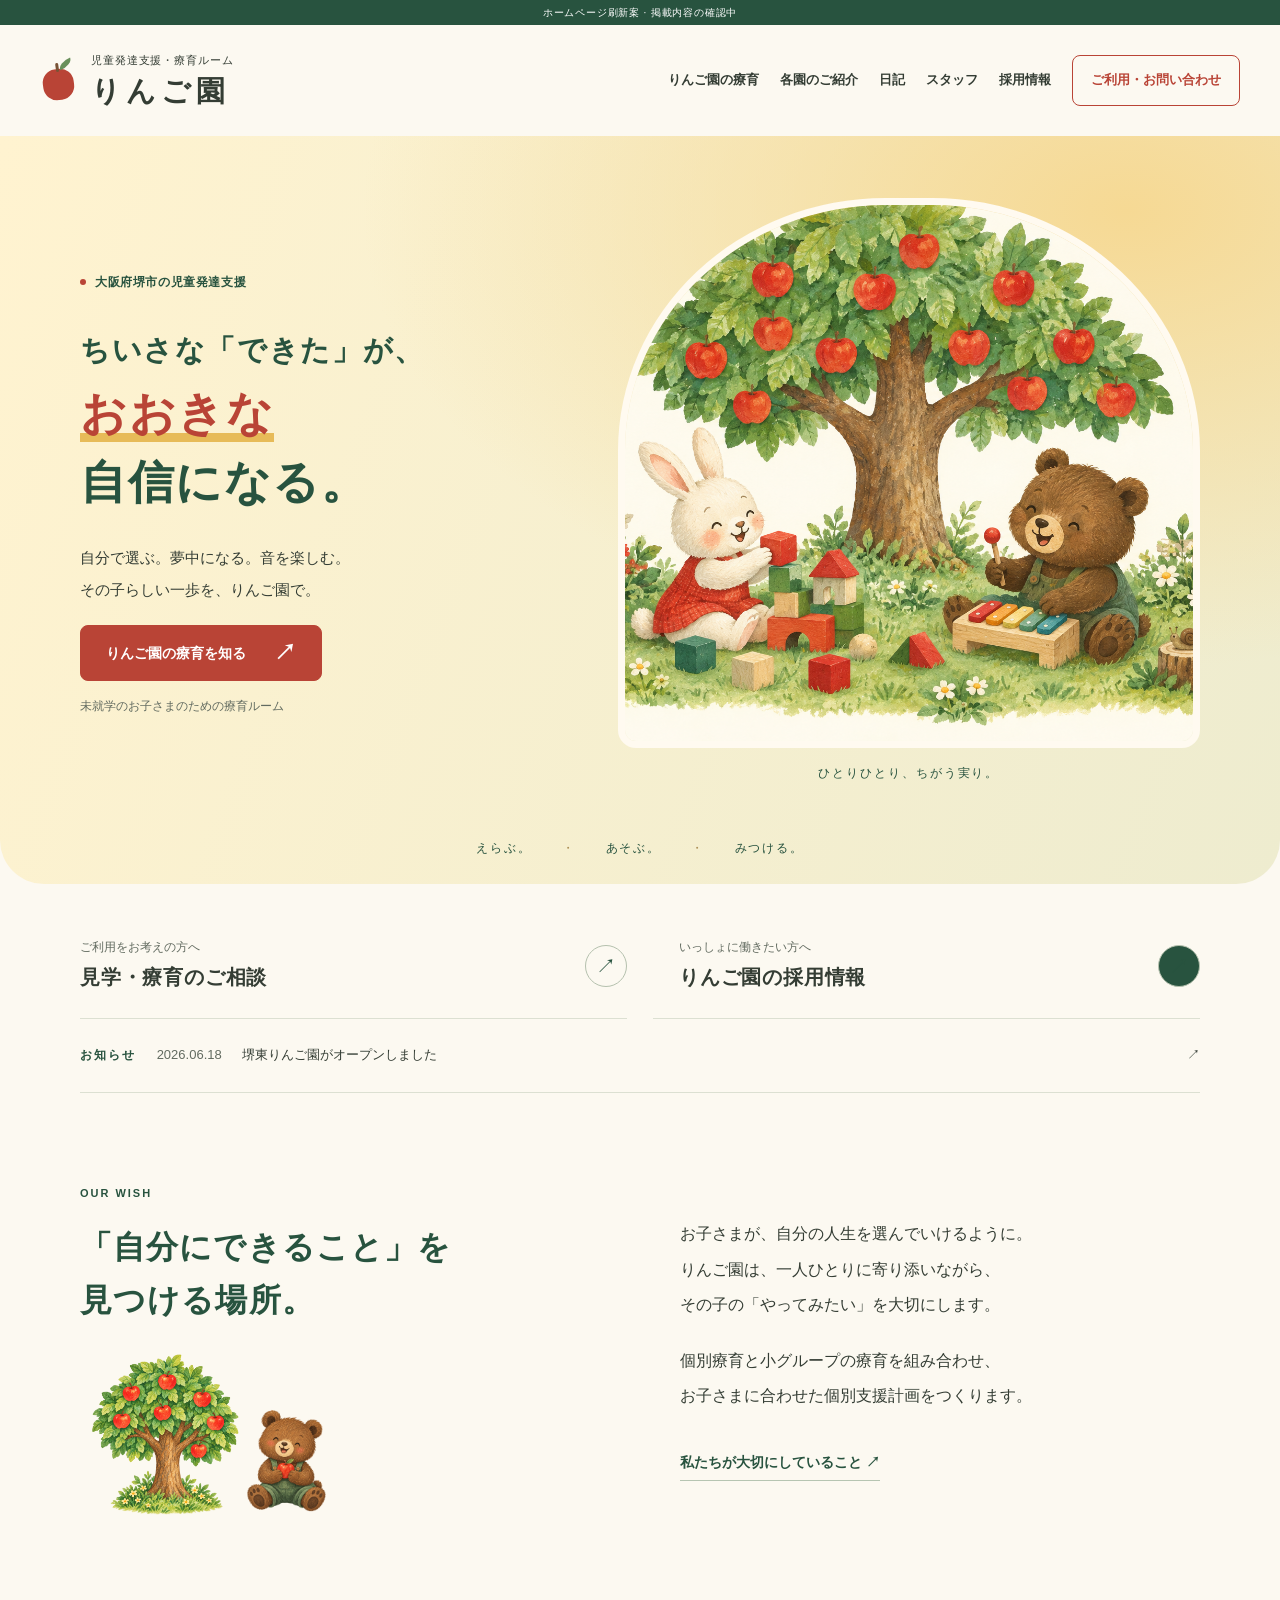
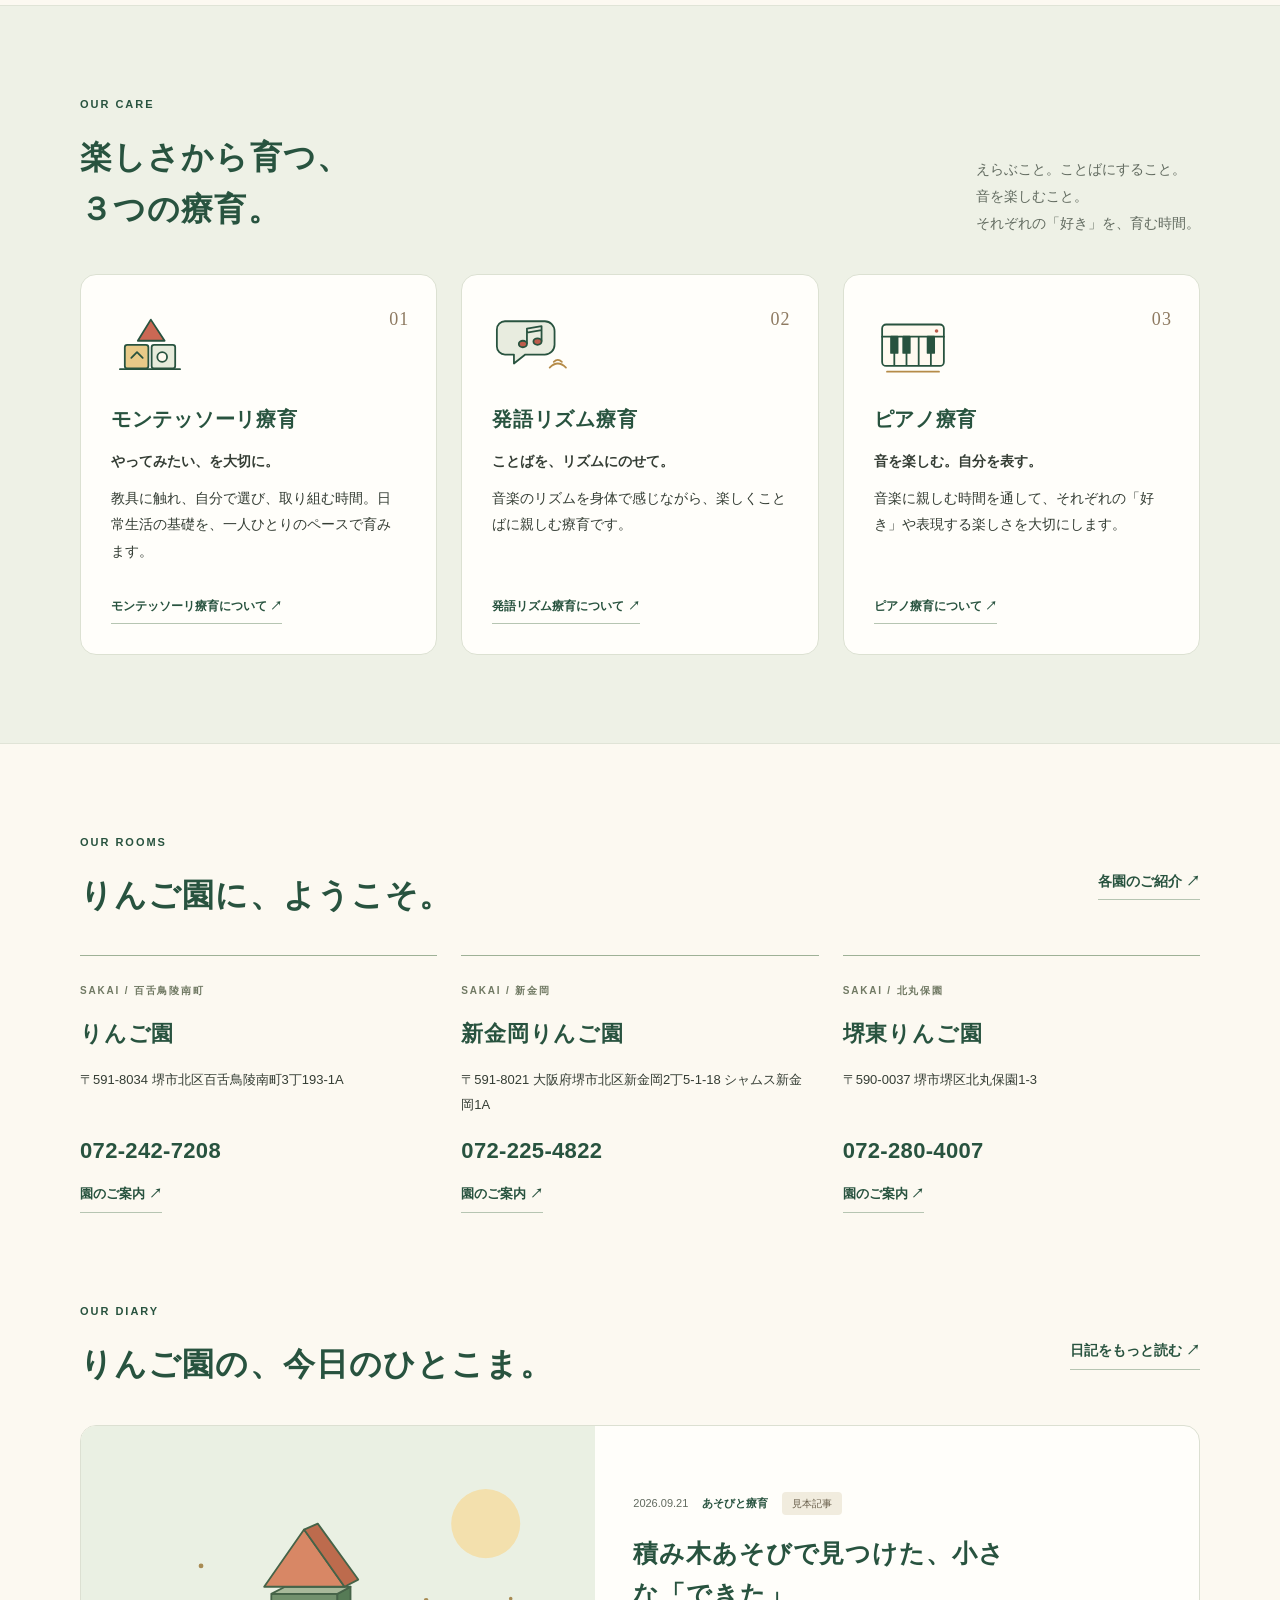
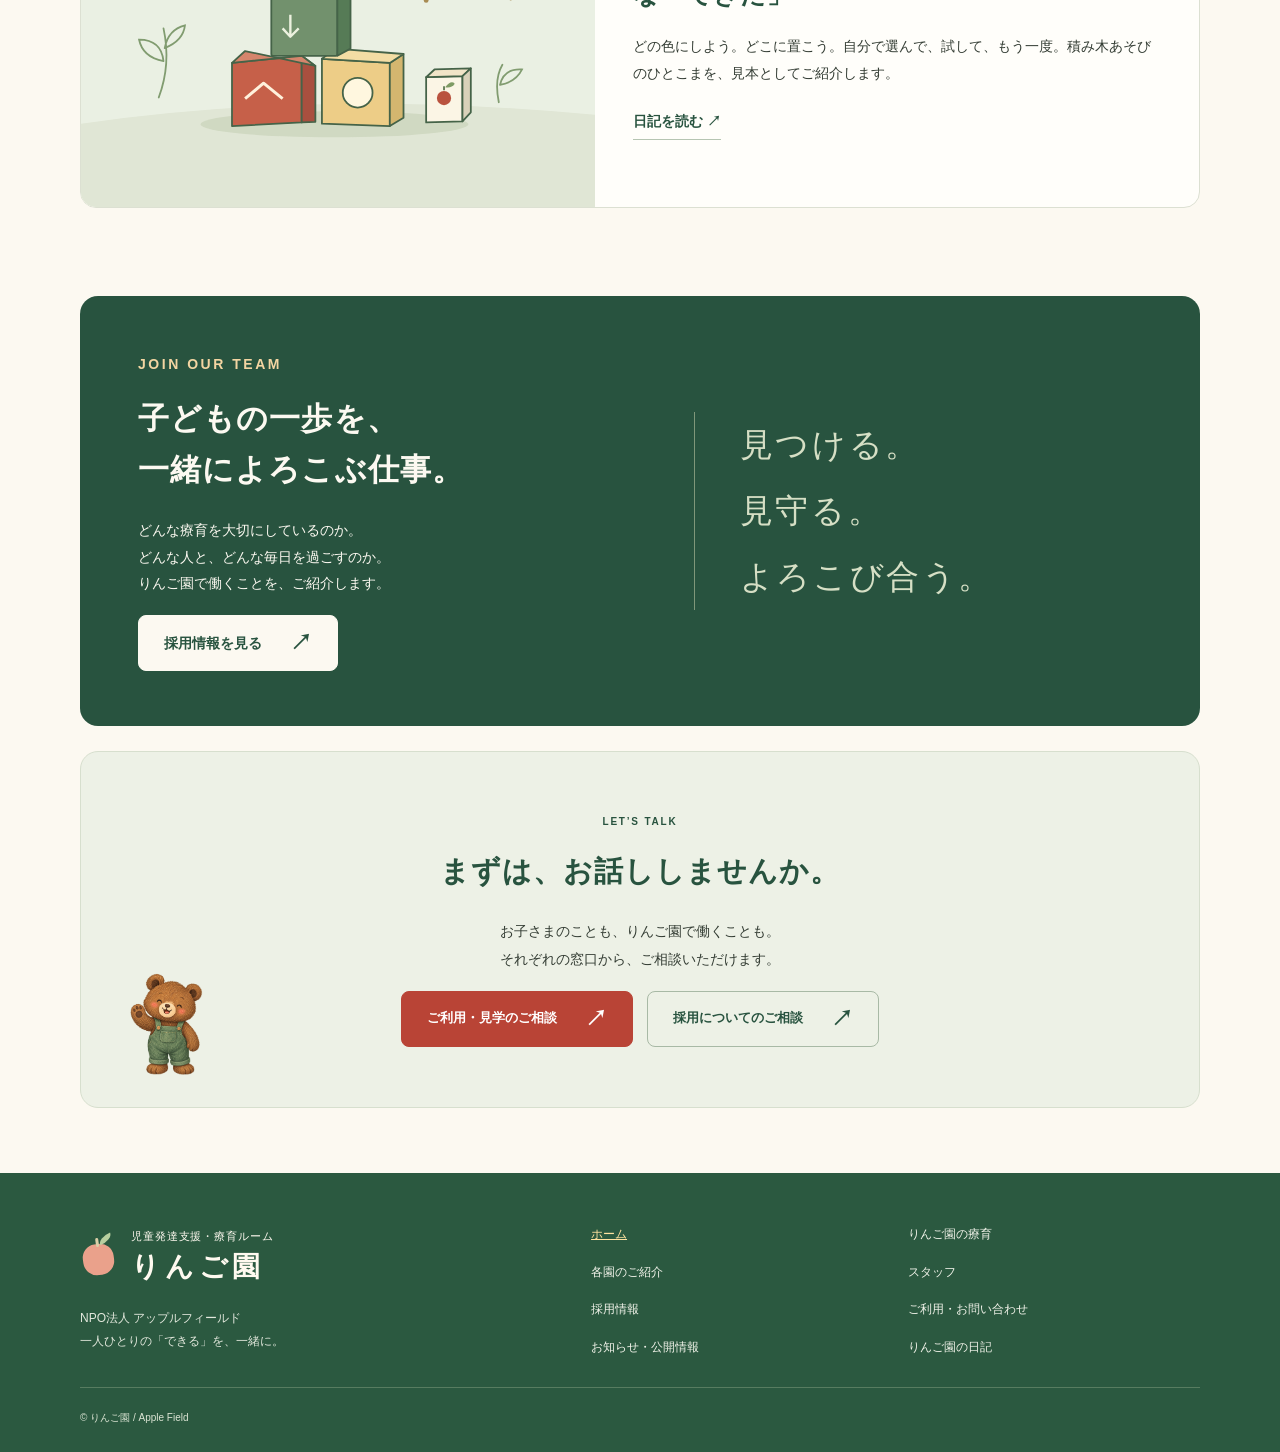
<file: index.html>
<!doctype html>
<html lang="ja">
<head>
<meta charset="utf-8">
<meta name="viewport" content="width=device-width,initial-scale=1"><title>自分にできることを見つける場所 | 療育ルーム りんご園</title>
<meta name="description" content="大阪府堺市の未就学児向け療育ルーム。モンテッソーリ・発語リズム・ピアノの療育と、りんご園の採用情報をご案内します。">
<meta name="robots" content="noindex,nofollow">
<meta property="og:title" content="自分にできることを見つける場所 | 療育ルーム りんご園">
<meta property="og:description" content="大阪府堺市の未就学児向け療育ルーム。モンテッソーリ・発語リズム・ピアノの療育と、りんご園の採用情報をご案内します。">
<meta property="og:type" content="website">
<meta property="og:locale" content="ja_JP">
<link rel="stylesheet" href="style.css">
<link rel="stylesheet" href="blog.css">
<link rel="stylesheet" href="orchard-theme.css">
</head>
<body class="orchard-page orchard-home"><a class="skip" href="#main">本文へ移動</a>
<div class="draft">ホームページ刷新案 · 掲載内容の確認中</div>
<header class="header"><a class="brand" href="index.html" aria-current="page"><span class="brand-mark" aria-hidden="true">●</span><span><small>児童発達支援・療育ルーム</small><strong>りんご園</strong></span></a><button class="menu-toggle" aria-expanded="false" aria-controls="navigation">メニュー</button>
<nav id="navigation" aria-label="メインメニュー"><a href="care.html">りんご園の療育</a><a href="rooms.html">各園のご紹介</a><a href="blog.html">日記</a><a href="staff.html">スタッフ</a><a href="recruit.html">採用情報</a><a href="contact.html">ご利用・お問い合わせ</a>
</nav>
</header>
<main id="main"><!-- トップのメインビジュアル -->
<div class="hero-stage"><section class="hero wrap">
<div class="hero-copy">
<p class="eyebrow">大阪府堺市の児童発達支援</p>
<h1><span class="hero-opening">ちいさな「できた」が、</span><br><em>おおきな</em><br>自信になる。</h1>
<p class="hero-desc">自分で選ぶ。夢中になる。音を楽しむ。<br>その子らしい一歩を、りんご園で。</p><a class="button " href="care.html">りんご園の療育を知る<span aria-hidden="true">↗</span></a>
<p class="hero-note">未就学のお子さまのための療育ルーム</p>
</div>
<div class="hero-art"><img src="assets/orchard.png" alt="りんごの木の下で、うさぎとくまが遊ぶ絵本風のイラスト" width="1536" height="1024" fetchpriority="high" decoding="async">
<p class="art-caption">ひとりひとり、ちがう実り。</p>
</div>
</section>
<div class="orchard-ribbon" aria-label="大切にする体験"><span>えらぶ。</span><span>あそぶ。</span><span>みつける。</span></div></div>
<section class="entry wrap" aria-label="目的別のご案内"><a href="contact.html"><span class="entry-label">ご利用をお考えの方へ</span><strong>見学・療育のご相談</strong><span class="circle-arrow">↗</span></a><a href="recruit.html"><span class="entry-label">いっしょに働きたい方へ</span><strong>りんご園の採用情報</strong><span class="circle-arrow">↗</span></a>
</section>
<section class="news-strip wrap"><span class="eyebrow">お知らせ</span><time datetime="2026-06-18">2026.06.18</time><a href="news.html">堺東りんご園がオープンしました <span aria-hidden="true">↗</span></a>
</section><!-- 療育の考え方 -->
<section class="section wrap about">
<div>
<p class="eyebrow">OUR WISH</p>
<h2>「自分にできること」を<br>見つける場所。</h2><div class="wish-art" aria-hidden="true"><img class="orchard-tree" src="assets/orchard-tree.png" alt="" width="1211" height="1299" loading="lazy" decoding="async"><img class="bear-accent" src="assets/bear-apple.png" alt="" width="1280" height="1280" loading="lazy" decoding="async"></div>
</div>
<div>
<p>お子さまが、自分の人生を選んでいけるように。<br>りんご園は、一人ひとりに寄り添いながら、<br>その子の「やってみたい」を大切にします。</p>
<p>個別療育と小グループの療育を組み合わせ、<br>お子さまに合わせた個別支援計画をつくります。</p><a class="text-link" href="care.html">私たちが大切にしていること ↗</a>
</div>
</section><!-- ３本の柱 -->
<section class="section tinted care-summary"><div class="wrap"><div class="care-heading"><div><p class="eyebrow">OUR CARE</p><h2>楽しさから育つ、<br>３つの療育。</h2></div><p>えらぶこと。ことばにすること。<br>音を楽しむこと。<br>それぞれの「好き」を、育む時間。</p></div><div class="feature-grid"><article class="feature"><img class="therapy-icon" src="assets/care-montessori.svg" alt="" aria-hidden="true" width="96" height="96" loading="lazy"><div class="feature-text"><span class="number">01</span><h3>モンテッソーリ療育</h3><p class="catch">やってみたい、を大切に。</p><p>教具に触れ、自分で選び、取り組む時間。日常生活の基礎を、一人ひとりのペースで育みます。</p><a class="text-link" href="care.html#montessori">モンテッソーリ療育について ↗</a></div></article><article class="feature"><img class="therapy-icon" src="assets/care-rhythm.svg" alt="" aria-hidden="true" width="96" height="96" loading="lazy"><div class="feature-text"><span class="number">02</span><h3>発語リズム療育</h3><p class="catch">ことばを、リズムにのせて。</p><p>音楽のリズムを身体で感じながら、楽しくことばに親しむ療育です。</p><a class="text-link" href="care.html#rhythm">発語リズム療育について ↗</a></div></article><article class="feature"><img class="therapy-icon" src="assets/care-piano.svg" alt="" aria-hidden="true" width="96" height="96" loading="lazy"><div class="feature-text"><span class="number">03</span><h3>ピアノ療育</h3><p class="catch">音を楽しむ。自分を表す。</p><p>音楽に親しむ時間を通して、それぞれの「好き」や表現する楽しさを大切にします。</p><a class="text-link" href="care.html#piano">ピアノ療育について ↗</a></div></article></div></div></section>
<section class="section wrap">
<div class="section-head">
<div>
<p class="eyebrow">OUR ROOMS</p>
<h2>りんご園に、ようこそ。</h2>
</div><a class="text-link" href="rooms.html">各園のご紹介 ↗</a>
</div>
<div class="room-grid">
<article class="room">
<p class="eyebrow">SAKAI / 百舌鳥陵南町</p>
<h3>りんご園</h3>
<p>〒591-8034 堺市北区百舌鳥陵南町3丁193-1A</p><a class="phone" href="tel:0722427208">072-242-7208</a><a class="text-link" href="rooms.html#ringoen">園のご案内 ↗</a>
</article>
<article class="room">
<p class="eyebrow">SAKAI / 新金岡</p>
<h3>新金岡りんご園</h3>
<p>〒591-8021 大阪府堺市北区新金岡2丁5-1-18 シャムス新金岡1A</p><a class="phone" href="tel:0722254822">072-225-4822</a><a class="text-link" href="rooms.html#shinkanaoka">園のご案内 ↗</a>
</article>
<article class="room">
<p class="eyebrow">SAKAI / 北丸保園</p>
<h3>堺東りんご園</h3>
<p>〒590-0037 堺市堺区北丸保園1-3</p><a class="phone" href="tel:0722804007">072-280-4007</a><a class="text-link" href="rooms.html#sakaihigashi">園のご案内 ↗</a>
</article>
</div>
</section><section class="section wrap blog-home"><div class="section-head"><div><p class="eyebrow">OUR DIARY</p><h2>りんご園の、今日のひとこま。</h2></div><a class="text-link" href="blog.html">日記をもっと読む ↗</a></div><div class="blog-list" data-blog-list data-limit="1"></div><noscript><p>日記を表示するにはJavaScriptを有効にしてください。</p></noscript></section><!-- 採用への入り口 -->
<section class="recruit-banner wrap">
<div>
<p class="eyebrow">JOIN OUR TEAM</p>
<h2>子どもの一歩を、<br>一緒によろこぶ仕事。</h2>
<p>どんな療育を大切にしているのか。<br>どんな人と、どんな毎日を過ごすのか。<br>りんご園で働くことを、ご紹介します。</p><a class="button light" href="recruit.html">採用情報を見る<span aria-hidden="true">↗</span></a>
</div>
<div class="recruit-words" aria-hidden="true">見つける。<br>見守る。<br>よろこび合う。</div>
</section>
<section class="cta wrap bear-cta"><img class="bear-accent" src="assets/bear-wave.png" alt="" aria-hidden="true" width="1280" height="1280" loading="lazy" decoding="async">
<p class="eyebrow">LET’S TALK</p>
<h2>まずは、お話ししませんか。</h2>
<p>お子さまのことも、りんご園で働くことも。<br>それぞれの窓口から、ご相談いただけます。</p>
<div class="actions"><a class="button " href="contact.html">ご利用・見学のご相談<span aria-hidden="true">↗</span></a><a class="button outline" href="recruit.html#inquiry">採用についてのご相談<span aria-hidden="true">↗</span></a>
</div>
</section>
</main>
<footer>
<div class="footer-inner">
<div class="brand"><span class="brand-mark" aria-hidden="true">●</span><span><small>児童発達支援・療育ルーム</small><strong>りんご園</strong></span>
</div>
<p>NPO法人 アップルフィールド<br>一人ひとりの「できる」を、一緒に。</p>
<nav class="footer-links" aria-label="フッターメニュー"><a href="index.html" aria-current="page">ホーム</a><a href="care.html">りんご園の療育</a><a href="rooms.html">各園のご紹介</a><a href="staff.html">スタッフ</a><a href="recruit.html">採用情報</a><a href="contact.html">ご利用・お問い合わせ</a><a href="news.html">お知らせ・公開情報</a>
<a href="blog.html">りんご園の日記</a></nav>
<p class="fine">© りんご園 / Apple Field</p>
</div>
</footer>
<script src="blog-data.js" defer></script>
<script src="blog.js" defer></script>
<script src="script.js" defer>
</script>
</body>
</html>
</file>
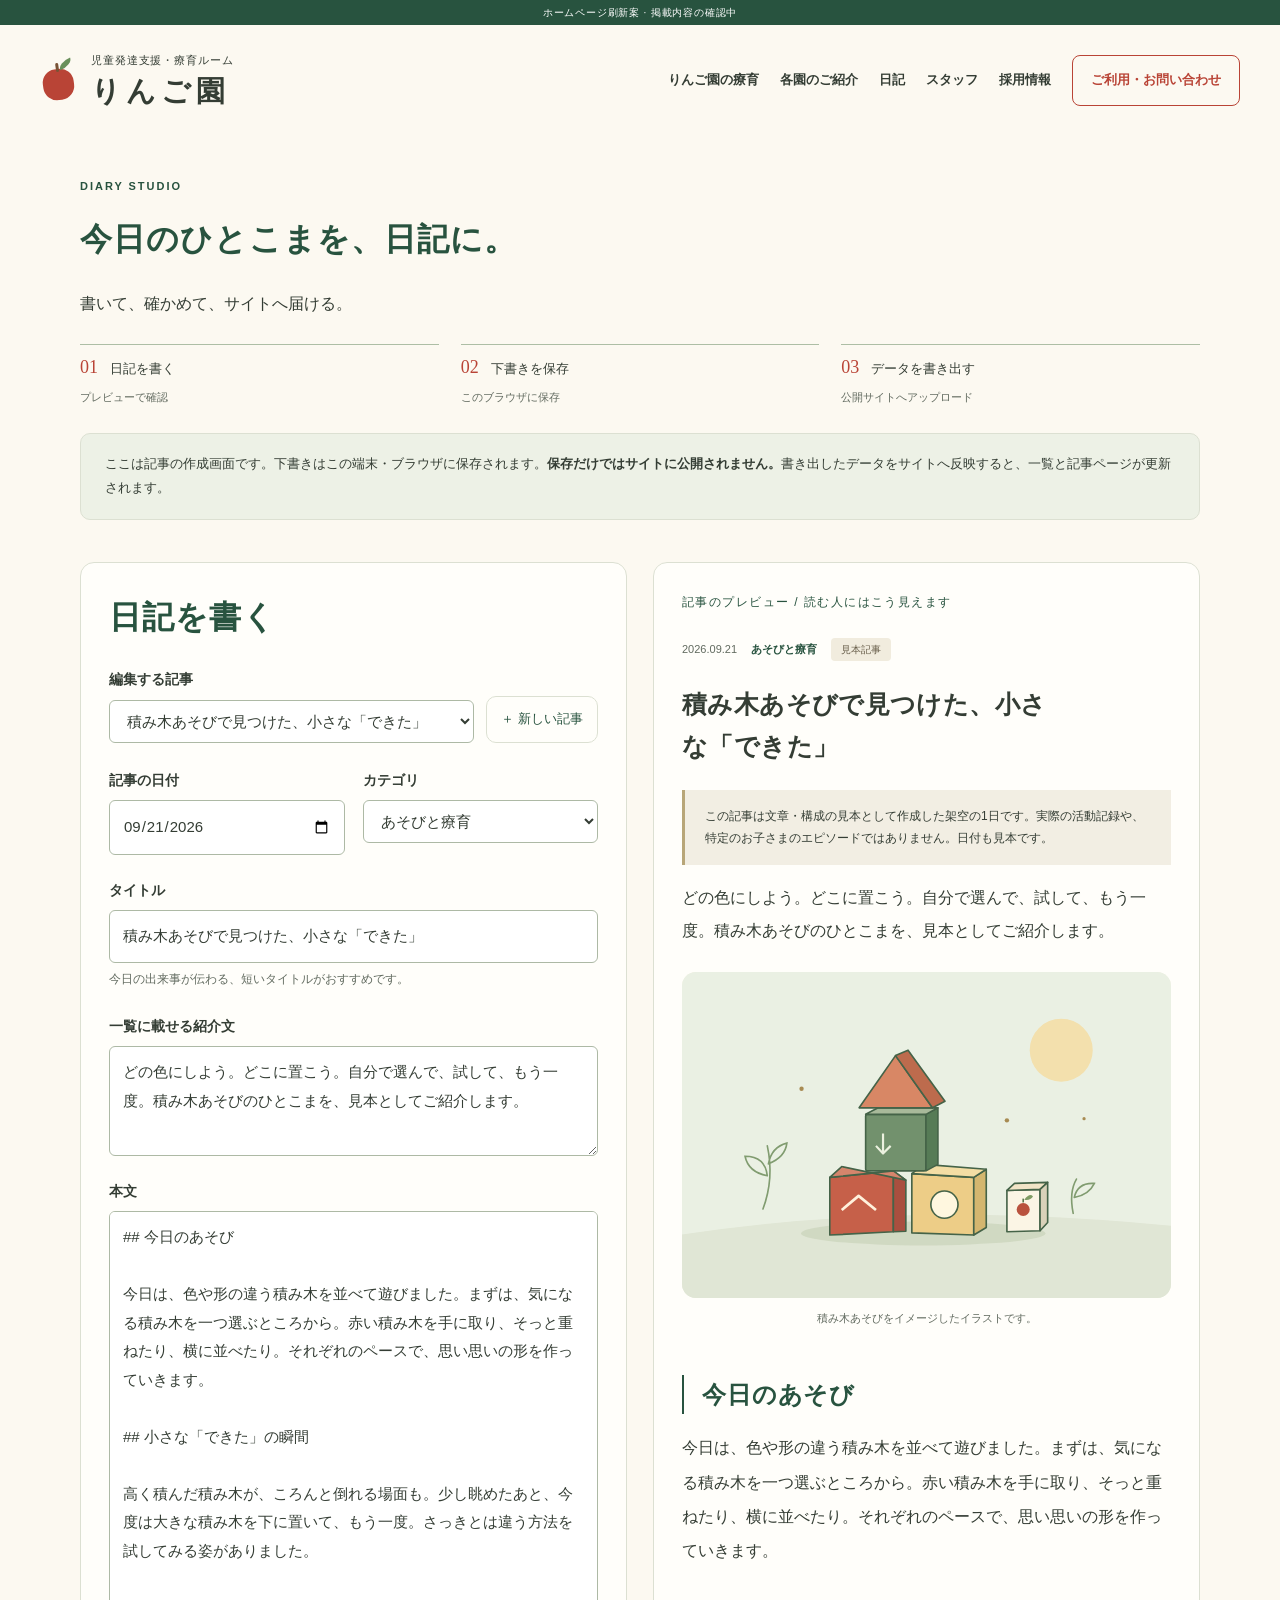
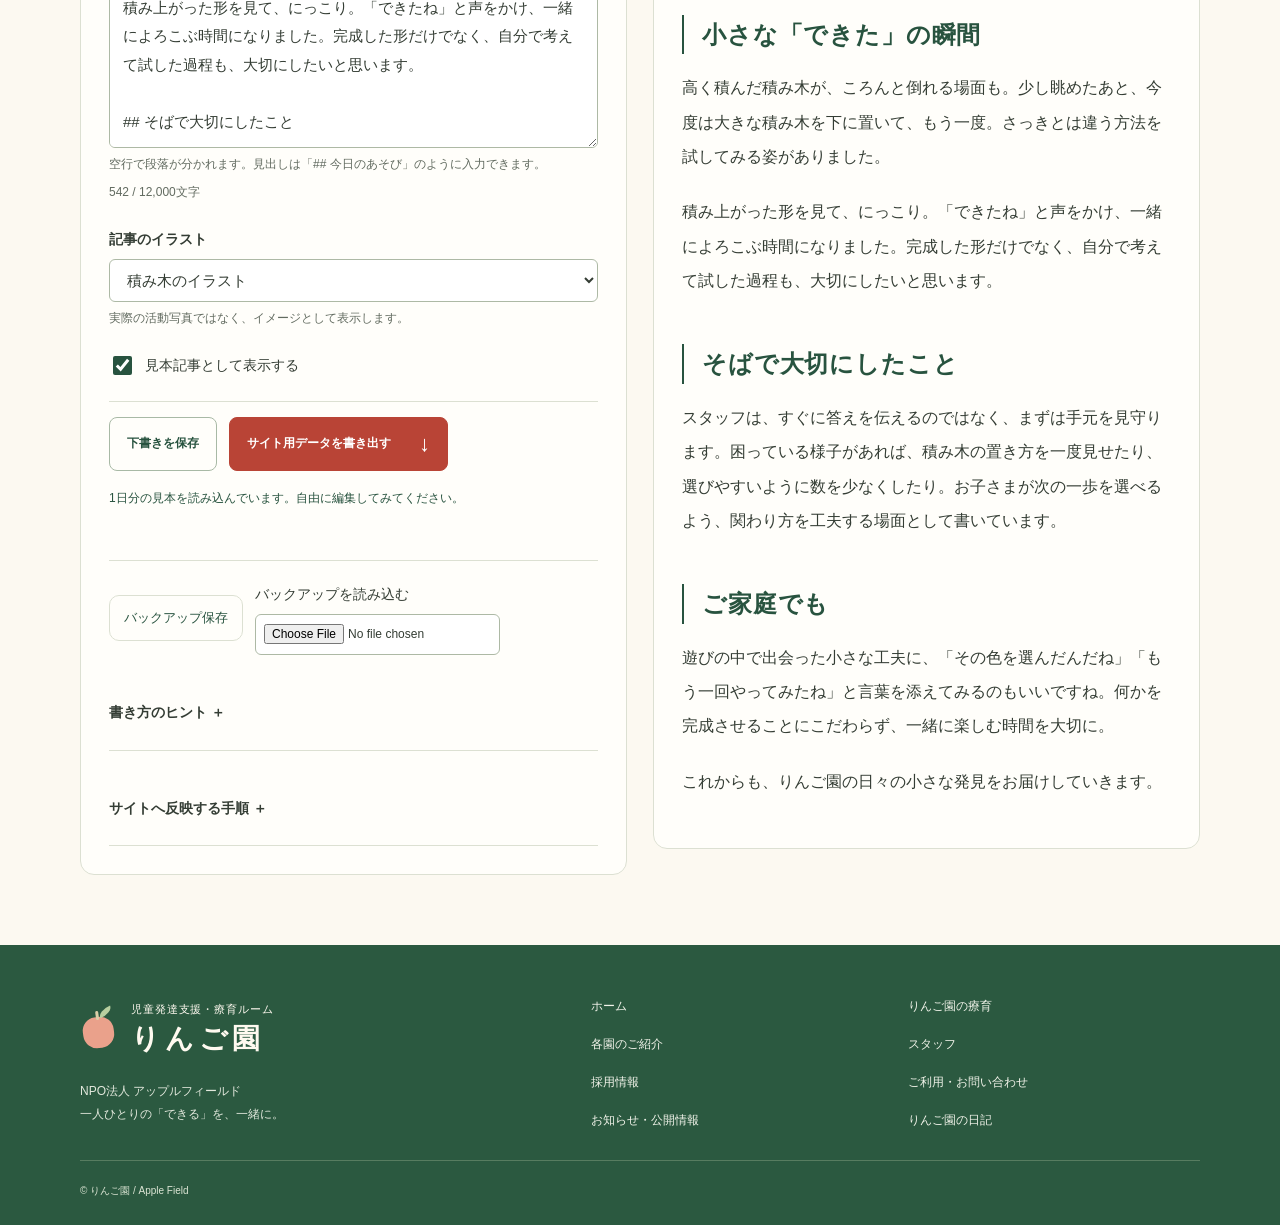
<file: blog-editor.html>
<!doctype html>
<html lang="ja">
<head>
<meta charset="utf-8">
<meta name="viewport" content="width=device-width,initial-scale=1"><title>日記を書く | 療育ルーム りんご園</title>
<meta name="description" content="りんご園の日記の下書き・プレビュー・書き出し用画面です。">
<meta name="robots" content="noindex,nofollow">
<meta property="og:title" content="日記を書く | 療育ルーム りんご園">
<meta property="og:description" content="りんご園の日記の下書き・プレビュー・書き出し用画面です。">
<meta property="og:type" content="website">
<meta property="og:locale" content="ja_JP">
<link rel="stylesheet" href="style.css">
<link rel="stylesheet" href="blog.css">
<link rel="stylesheet" href="orchard-theme.css">
</head>
<body class="orchard-page orchard-editor"><a class="skip" href="#main">本文へ移動</a>
<div class="draft">ホームページ刷新案 · 掲載内容の確認中</div>
<header class="header"><a class="brand" href="index.html"><span class="brand-mark" aria-hidden="true">●</span><span><small>児童発達支援・療育ルーム</small><strong>りんご園</strong></span></a><button class="menu-toggle" aria-expanded="false" aria-controls="navigation">メニュー</button>
<nav id="navigation" aria-label="メインメニュー"><a href="care.html">りんご園の療育</a><a href="rooms.html">各園のご紹介</a><a href="blog.html">日記</a><a href="staff.html">スタッフ</a><a href="recruit.html">採用情報</a><a href="contact.html">ご利用・お問い合わせ</a>
</nav>
</header>
<main id="main">
<section class="editor-intro wrap"><p class="eyebrow">DIARY STUDIO</p><h1><span class="keep">今日のひとこまを、</span><wbr><span class="keep">日記に。</span></h1><p>書いて、確かめて、サイトへ届ける。</p><ol class="editor-steps" aria-label="日記作成の流れ"><li><span>01</span>日記を書く<small>プレビューで確認</small></li><li><span>02</span>下書きを保存<small>このブラウザに保存</small></li><li><span>03</span>データを書き出す<small>公開サイトへアップロード</small></li></ol><p class="editor-note">ここは記事の作成画面です。下書きはこの端末・ブラウザに保存されます。<strong>保存だけではサイトに公開されません。</strong>書き出したデータをサイトへ反映すると、一覧と記事ページが更新されます。</p></section>
<div class="editor-layout wrap"><section class="editor-panel"><h2>日記を書く</h2><div class="editor-tools"><label for="article-select">編集する記事<select id="article-select"></select></label><button class="editor-secondary" id="new-article" type="button">＋ 新しい記事</button></div>
<form id="blog-editor-form">
<div class="editor-row"><label class="editor-field">記事の日付<input name="date" type="date" required></label><label class="editor-field">カテゴリ<select name="category"><option>園の日々</option><option>あそびと療育</option><option>お知らせ</option></select></label></div>
<label class="editor-field">タイトル<input name="title" type="text" required maxlength="80" placeholder="例：積み木あそびで見つけた、小さな「できた」"><small>今日の出来事が伝わる、短いタイトルがおすすめです。</small></label>
<label class="editor-field">一覧に載せる紹介文<textarea name="summary" rows="3" maxlength="220" required placeholder="今日の出来事を2〜3文で紹介しましょう。"></textarea></label>
<label class="editor-field">本文<textarea name="body" rows="18" maxlength="12000" required placeholder="今日のあそび、小さな発見、スタッフの関わりを書いてみましょう。"></textarea><small>空行で段落が分かれます。見出しは「## 今日のあそび」のように入力できます。</small><small id="body-count"></small></label>
<label class="editor-field">記事のイラスト<select name="cover"><option value="blocks">積み木のイラスト</option><option value="orchard">りんごの木と仲間たち</option><option value="book">本を読むクマ</option><option value="wave">手を振るクマ</option></select><small>実際の活動写真ではなく、イメージとして表示します。</small></label>
<label class="editor-field editor-check"><input name="sample" type="checkbox">見本記事として表示する</label>
<div class="editor-buttons"><button class="button outline" type="submit" formnovalidate>下書きを保存</button><button class="button" type="button" id="export-article">サイト用データを書き出す<span aria-hidden="true">↓</span></button></div>
<p id="editor-status" class="editor-status" role="status" aria-live="polite">1日分の見本を読み込んでいます。自由に編集してみてください。</p>
</form>
<div id="export-fallback" hidden><details><summary>ダウンロードが始まらない場合</summary><p class="note">Chrome・Edgeでこの画面を開くか、下のデータをコピーして blog-data.js に保存してください。</p><label for="export-text">書き出しデータ<textarea id="export-text" rows="5" readonly spellcheck="false"></textarea></label><button class="editor-secondary" type="button" id="copy-export">データをコピー</button></details></div>
<div class="editor-backup"><button class="editor-secondary" id="backup-article" type="button">バックアップ保存</button><label for="restore-backup">バックアップを読み込む<input id="restore-backup" type="file" accept=".json,application/json"></label></div>
<div class="editor-guide"><details><summary>書き方のヒント ＋</summary><ol><li>今日はどんな遊びをしたか。</li><li>どんな表情や小さな工夫があったか。</li><li>スタッフがどんなふうに関わったか。</li><li>保護者の方に伝えたい、ひと言。</li></ol><p>実際にあったことを、自分の言葉で。お子さまの実名など、個人が特定される情報は載せず、写真を使う際は掲載許可を確認しましょう。</p></details><details><summary>サイトへ反映する手順 ＋</summary><ol><li>「サイト用データを書き出す」で blog-data.js を保存します。</li><li>サイトフォルダの同名ファイルを、保存したファイルに置き換えます。</li><li>ブログを開き直して確認します。公開中のサイトには、同じファイルをアップロードします。</li></ol><p>記事は日付の新しい順に並びます。日付を未来にしても予約投稿にはなりません。</p><p>下書きは端末・ブラウザごとの保存です。別の端末に移るときやブラウザのデータを消す前に、バックアップを保存してください。複数人での同時編集には対応していません。</p></details></div></section>
<section class="editor-panel"><p class="editor-preview-label">記事のプレビュー / 読む人にはこう見えます</p><article id="editor-preview" class="blog-article editor-preview"></article><noscript><p>この編集画面はJavaScriptを有効にしてご利用ください。</p></noscript></section></div></main>
<footer>
<div class="footer-inner">
<div class="brand"><span class="brand-mark" aria-hidden="true">●</span><span><small>児童発達支援・療育ルーム</small><strong>りんご園</strong></span>
</div>
<p>NPO法人 アップルフィールド<br>一人ひとりの「できる」を、一緒に。</p>
<nav class="footer-links" aria-label="フッターメニュー"><a href="index.html">ホーム</a><a href="care.html">りんご園の療育</a><a href="rooms.html">各園のご紹介</a><a href="staff.html">スタッフ</a><a href="recruit.html">採用情報</a><a href="contact.html">ご利用・お問い合わせ</a><a href="news.html">お知らせ・公開情報</a>
<a href="blog.html">りんご園の日記</a></nav>
<p class="fine">© りんご園 / Apple Field</p>
</div>
</footer>
<script src="blog-data.js" defer></script>
<script src="blog.js" defer></script>
<script src="blog-editor.js" defer></script>
<script src="script.js" defer>
</script>
</body>
</html>
</file>
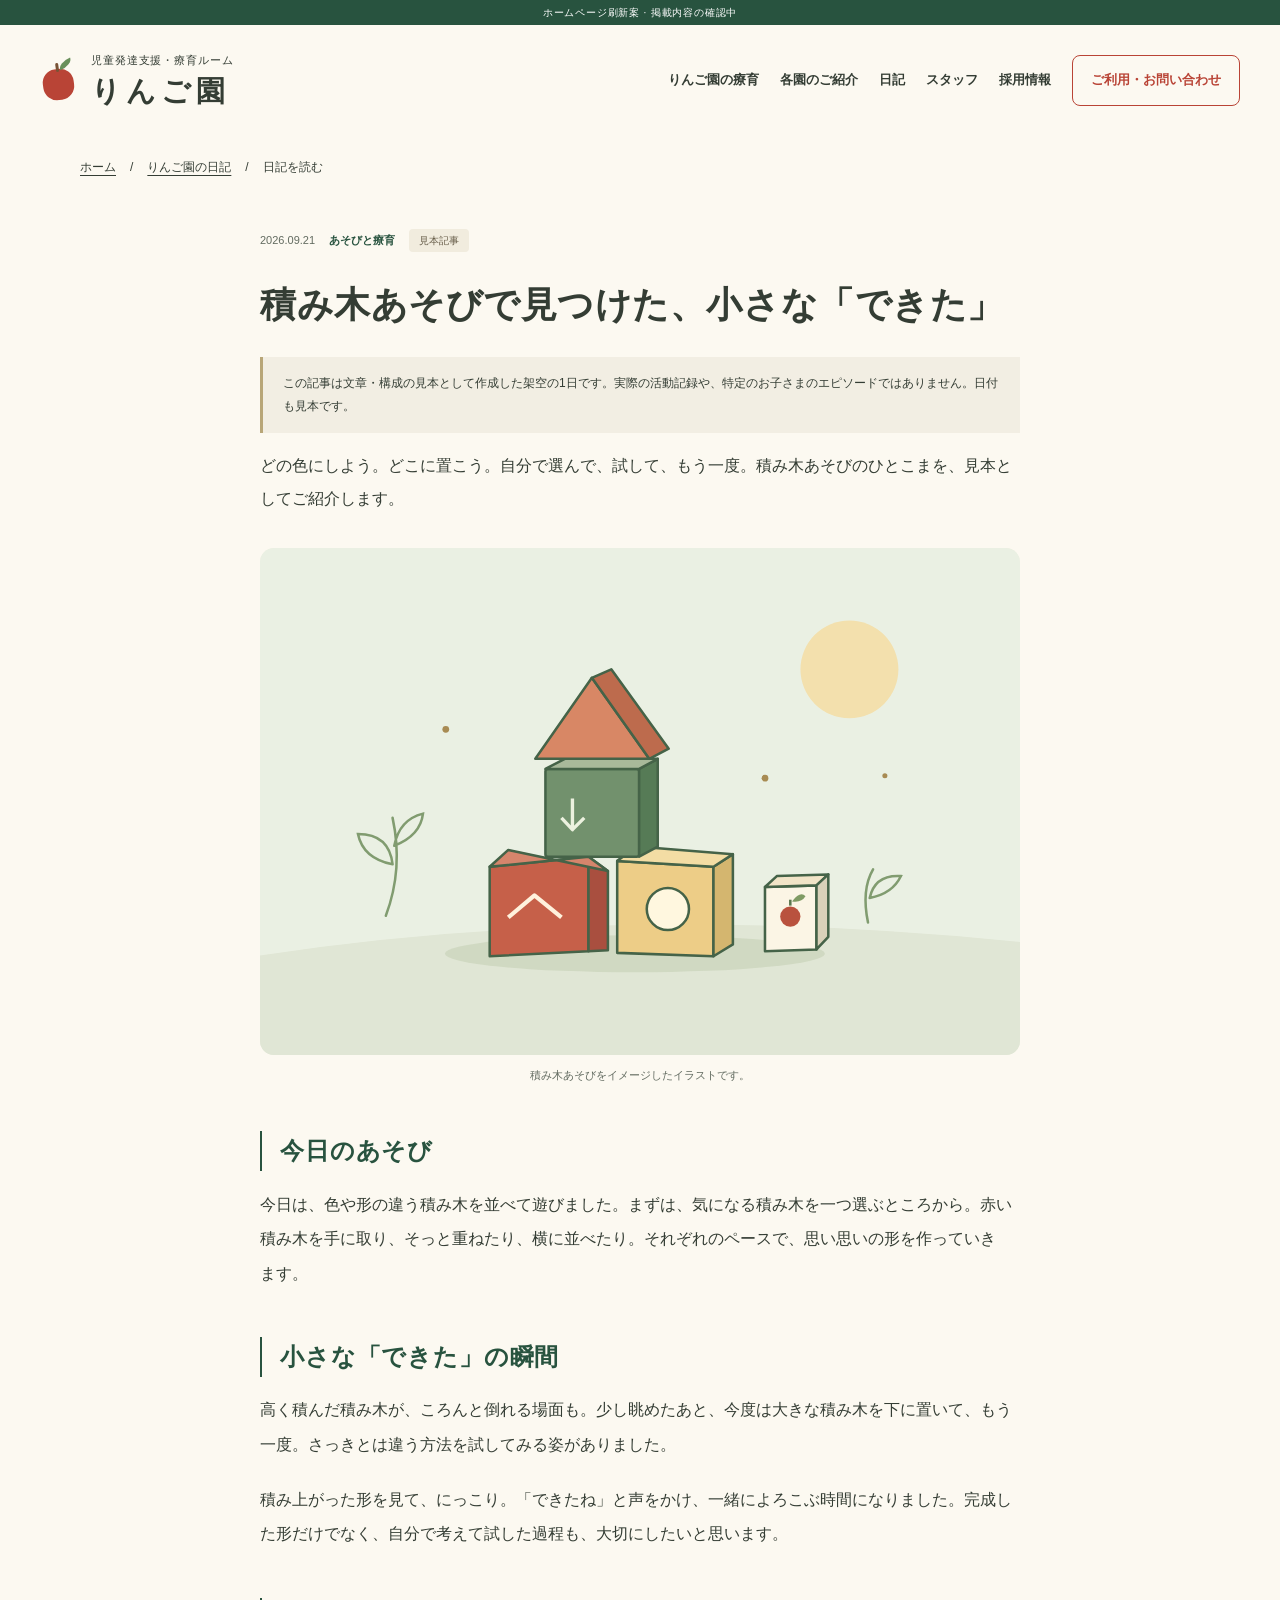
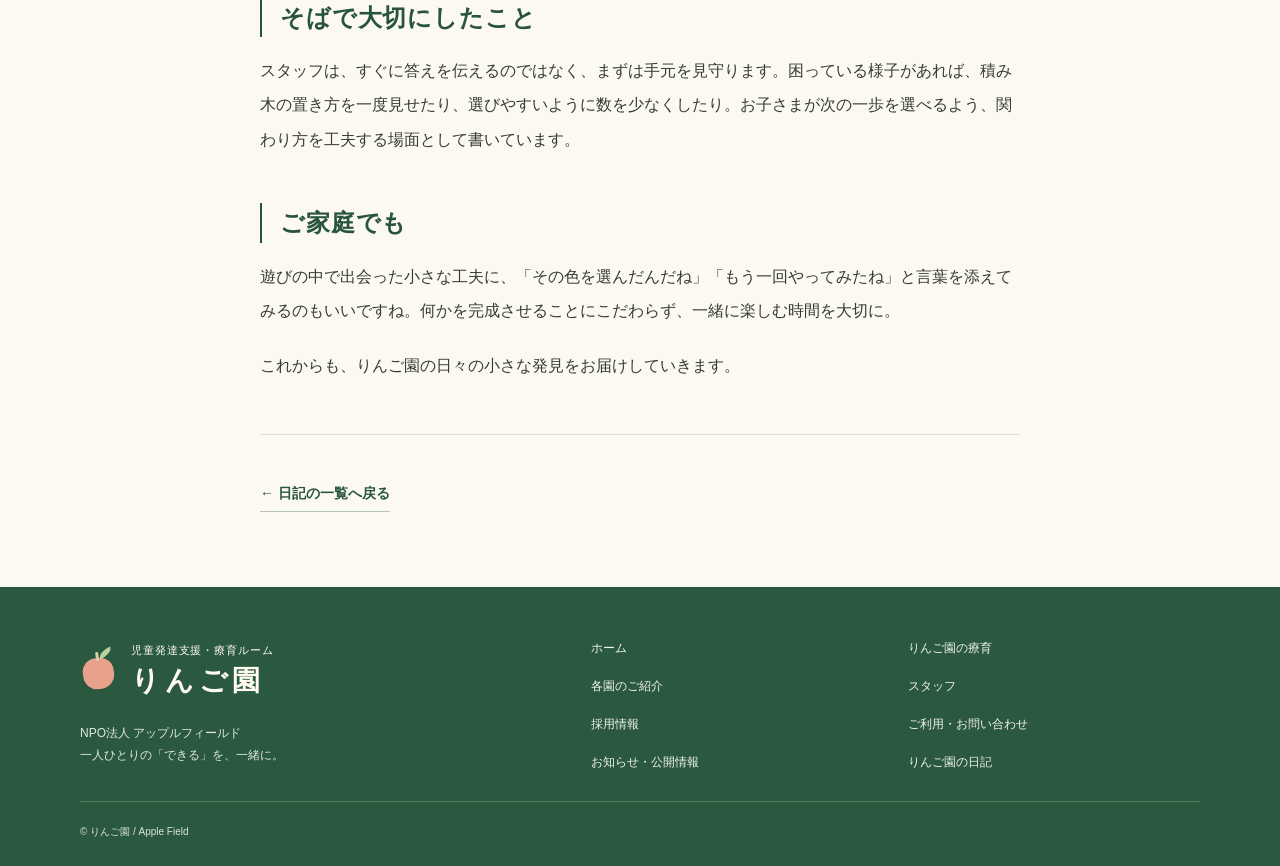
<file: blog-post.html>
<!doctype html>
<html lang="ja">
<head>
<meta charset="utf-8">
<meta name="viewport" content="width=device-width,initial-scale=1"><title>日記を読む | 療育ルーム りんご園</title>
<meta name="description" content="りんご園のあそびや日々の小さな発見をお届けします。">
<meta name="robots" content="noindex,nofollow">
<meta property="og:title" content="日記を読む | 療育ルーム りんご園">
<meta property="og:description" content="りんご園のあそびや日々の小さな発見をお届けします。">
<meta property="og:type" content="website">
<meta property="og:locale" content="ja_JP">
<link rel="stylesheet" href="style.css">
<link rel="stylesheet" href="blog.css">
<link rel="stylesheet" href="orchard-theme.css">
</head>
<body class="orchard-page orchard-post"><a class="skip" href="#main">本文へ移動</a>
<div class="draft">ホームページ刷新案 · 掲載内容の確認中</div>
<header class="header"><a class="brand" href="index.html"><span class="brand-mark" aria-hidden="true">●</span><span><small>児童発達支援・療育ルーム</small><strong>りんご園</strong></span></a><button class="menu-toggle" aria-expanded="false" aria-controls="navigation">メニュー</button>
<nav id="navigation" aria-label="メインメニュー"><a href="care.html">りんご園の療育</a><a href="rooms.html">各園のご紹介</a><a href="blog.html">日記</a><a href="staff.html">スタッフ</a><a href="recruit.html">採用情報</a><a href="contact.html">ご利用・お問い合わせ</a>
</nav>
</header>
<main id="main">
<nav class="breadcrumb wrap" aria-label="現在地"><a href="index.html">ホーム</a><span aria-hidden="true">/</span><a href="blog.html" aria-current="true">りんご園の日記</a><span aria-hidden="true">/</span><span>日記を読む</span></nav>
<section class="section wrap compact"><article class="blog-article" data-blog-article></article><noscript><p class="blog-noscript">記事を表示するには、ブラウザのJavaScriptを有効にしてください。</p></noscript><div class="blog-back blog-article"><a class="text-link" href="blog.html">← 日記の一覧へ戻る</a></div></section></main>
<footer>
<div class="footer-inner">
<div class="brand"><span class="brand-mark" aria-hidden="true">●</span><span><small>児童発達支援・療育ルーム</small><strong>りんご園</strong></span>
</div>
<p>NPO法人 アップルフィールド<br>一人ひとりの「できる」を、一緒に。</p>
<nav class="footer-links" aria-label="フッターメニュー"><a href="index.html">ホーム</a><a href="care.html">りんご園の療育</a><a href="rooms.html">各園のご紹介</a><a href="staff.html">スタッフ</a><a href="recruit.html">採用情報</a><a href="contact.html">ご利用・お問い合わせ</a><a href="news.html">お知らせ・公開情報</a>
<a href="blog.html" aria-current="true">りんご園の日記</a></nav>
<p class="fine">© りんご園 / Apple Field</p>
</div>
</footer>
<script src="blog-data.js" defer></script>
<script src="blog.js" defer></script>
<script src="script.js" defer>
</script>
</body>
</html>
</file>
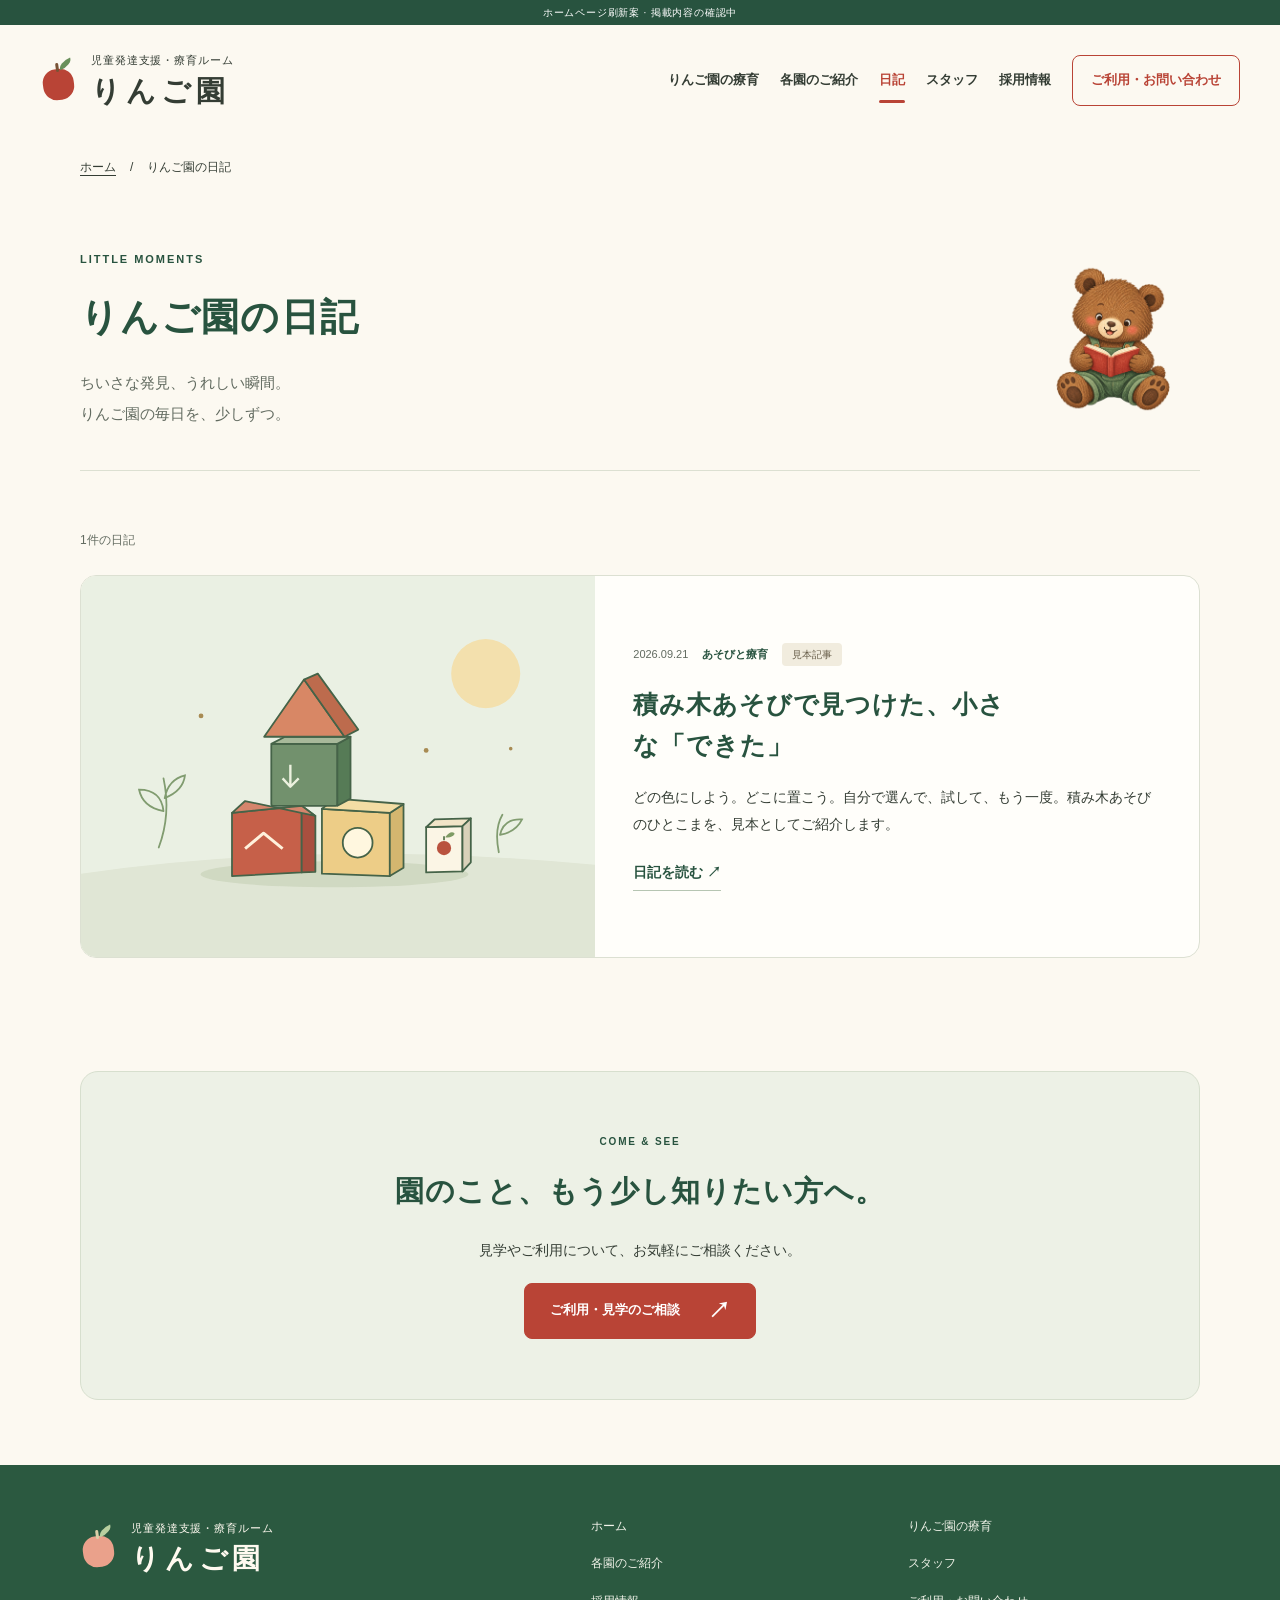
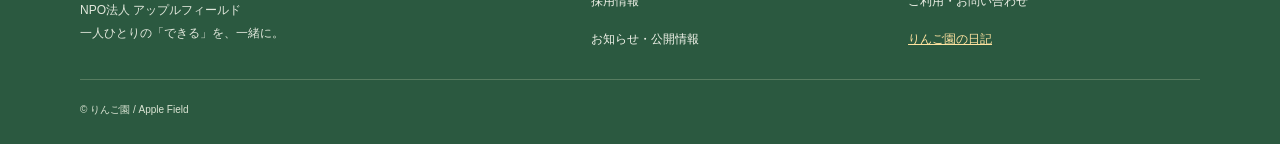
<file: blog.html>
<!doctype html>
<html lang="ja">
<head>
<meta charset="utf-8">
<meta name="viewport" content="width=device-width,initial-scale=1"><title>りんご園の日記 | 療育ルーム りんご園</title>
<meta name="description" content="あそびのこと、日々の発見、子どもたちへの思い。りんご園の日常を日記でお届けします。">
<meta name="robots" content="noindex,nofollow">
<meta property="og:title" content="りんご園の日記 | 療育ルーム りんご園">
<meta property="og:description" content="あそびのこと、日々の発見、子どもたちへの思い。りんご園の日常を日記でお届けします。">
<meta property="og:type" content="website">
<meta property="og:locale" content="ja_JP">
<link rel="stylesheet" href="style.css">
<link rel="stylesheet" href="blog.css">
<link rel="stylesheet" href="orchard-theme.css">
</head>
<body class="orchard-page orchard-blog"><a class="skip" href="#main">本文へ移動</a>
<div class="draft">ホームページ刷新案 · 掲載内容の確認中</div>
<header class="header"><a class="brand" href="index.html"><span class="brand-mark" aria-hidden="true">●</span><span><small>児童発達支援・療育ルーム</small><strong>りんご園</strong></span></a><button class="menu-toggle" aria-expanded="false" aria-controls="navigation">メニュー</button>
<nav id="navigation" aria-label="メインメニュー"><a href="care.html">りんご園の療育</a><a href="rooms.html">各園のご紹介</a><a href="blog.html" aria-current="page">日記</a><a href="staff.html">スタッフ</a><a href="recruit.html">採用情報</a><a href="contact.html">ご利用・お問い合わせ</a>
</nav>
</header>
<main id="main"><nav class="breadcrumb wrap" aria-label="現在位置"><a href="index.html">ホーム</a><span aria-hidden="true">/</span><span aria-current="page">りんご園の日記</span></nav>
<section class="page-intro wrap bear-intro"><div class="bear-intro-copy"><p class="eyebrow">LITTLE MOMENTS</p><h1>りんご園の日記</h1><p class="lead">ちいさな発見、うれしい瞬間。<br>りんご園の毎日を、少しずつ。</p></div><img class="bear-accent" src="assets/bear-book.png" width="1280" height="1280" alt="" aria-hidden="true"></section>
<section class="section wrap compact"><div class="blog-toolbar"><div class="blog-filters" role="group" aria-label="日記のカテゴリ"><button type="button" data-blog-filter="すべて" aria-pressed="true">すべて</button><button type="button" data-blog-filter="園の日々" aria-pressed="false">園の日々</button><button type="button" data-blog-filter="あそびと療育" aria-pressed="false">あそびと療育</button><button type="button" data-blog-filter="お知らせ" aria-pressed="false">お知らせ</button></div><p class="blog-count" data-blog-count aria-live="polite"></p></div><div class="blog-list" data-blog-list></div><noscript><p class="blog-noscript">日記を表示するには、ブラウザのJavaScriptを有効にしてください。</p></noscript></section>
<section class="cta wrap"><p class="eyebrow">COME & SEE</p><h2>園のこと、もう少し知りたい方へ。</h2><p>見学やご利用について、お気軽にご相談ください。</p><a class="button" href="contact.html">ご利用・見学のご相談<span aria-hidden="true">↗</span></a></section></main>
<footer>
<div class="footer-inner">
<div class="brand"><span class="brand-mark" aria-hidden="true">●</span><span><small>児童発達支援・療育ルーム</small><strong>りんご園</strong></span>
</div>
<p>NPO法人 アップルフィールド<br>一人ひとりの「できる」を、一緒に。</p>
<nav class="footer-links" aria-label="フッターメニュー"><a href="index.html">ホーム</a><a href="care.html">りんご園の療育</a><a href="rooms.html">各園のご紹介</a><a href="staff.html">スタッフ</a><a href="recruit.html">採用情報</a><a href="contact.html">ご利用・お問い合わせ</a><a href="news.html">お知らせ・公開情報</a>
<a href="blog.html" aria-current="page">りんご園の日記</a></nav>
<p class="fine">© りんご園 / Apple Field</p>
</div>
</footer>
<script src="blog-data.js" defer></script>
<script src="blog.js" defer></script>
<script src="script.js" defer>
</script>
</body>
</html>
</file>
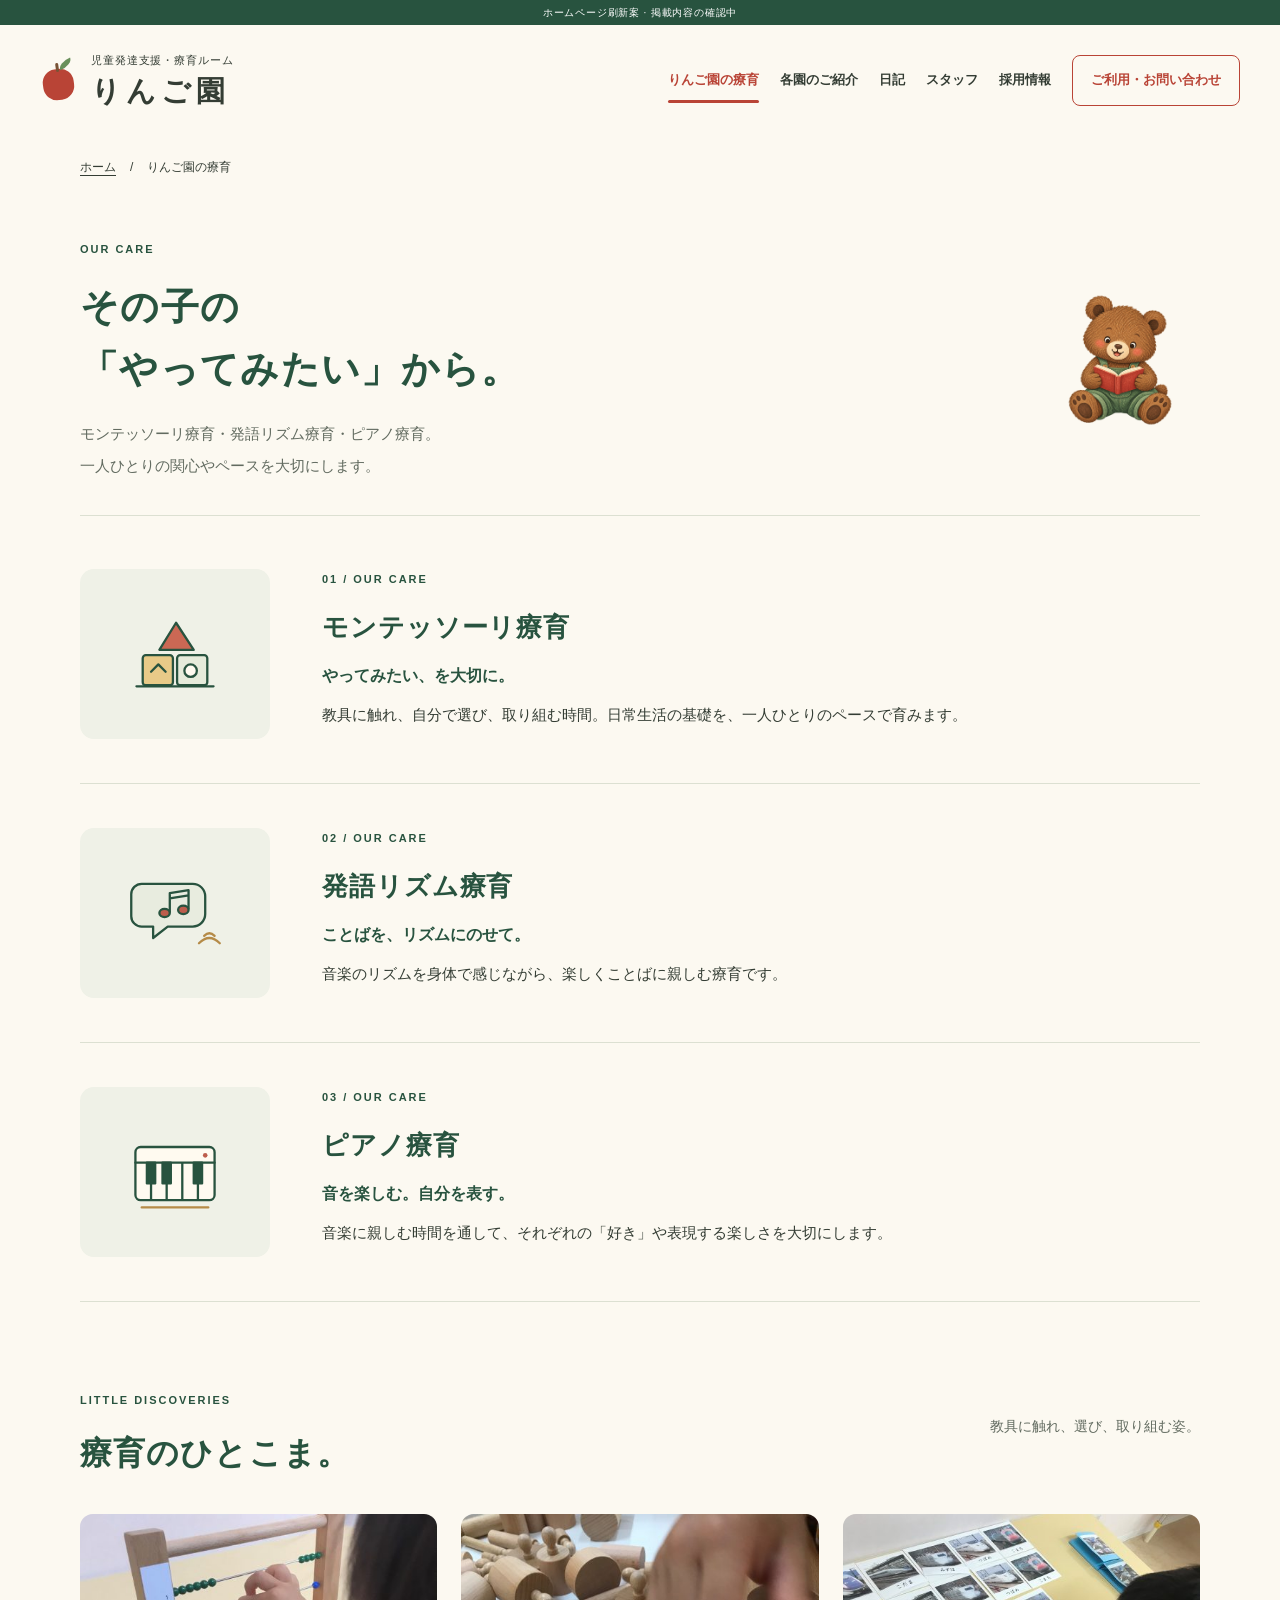
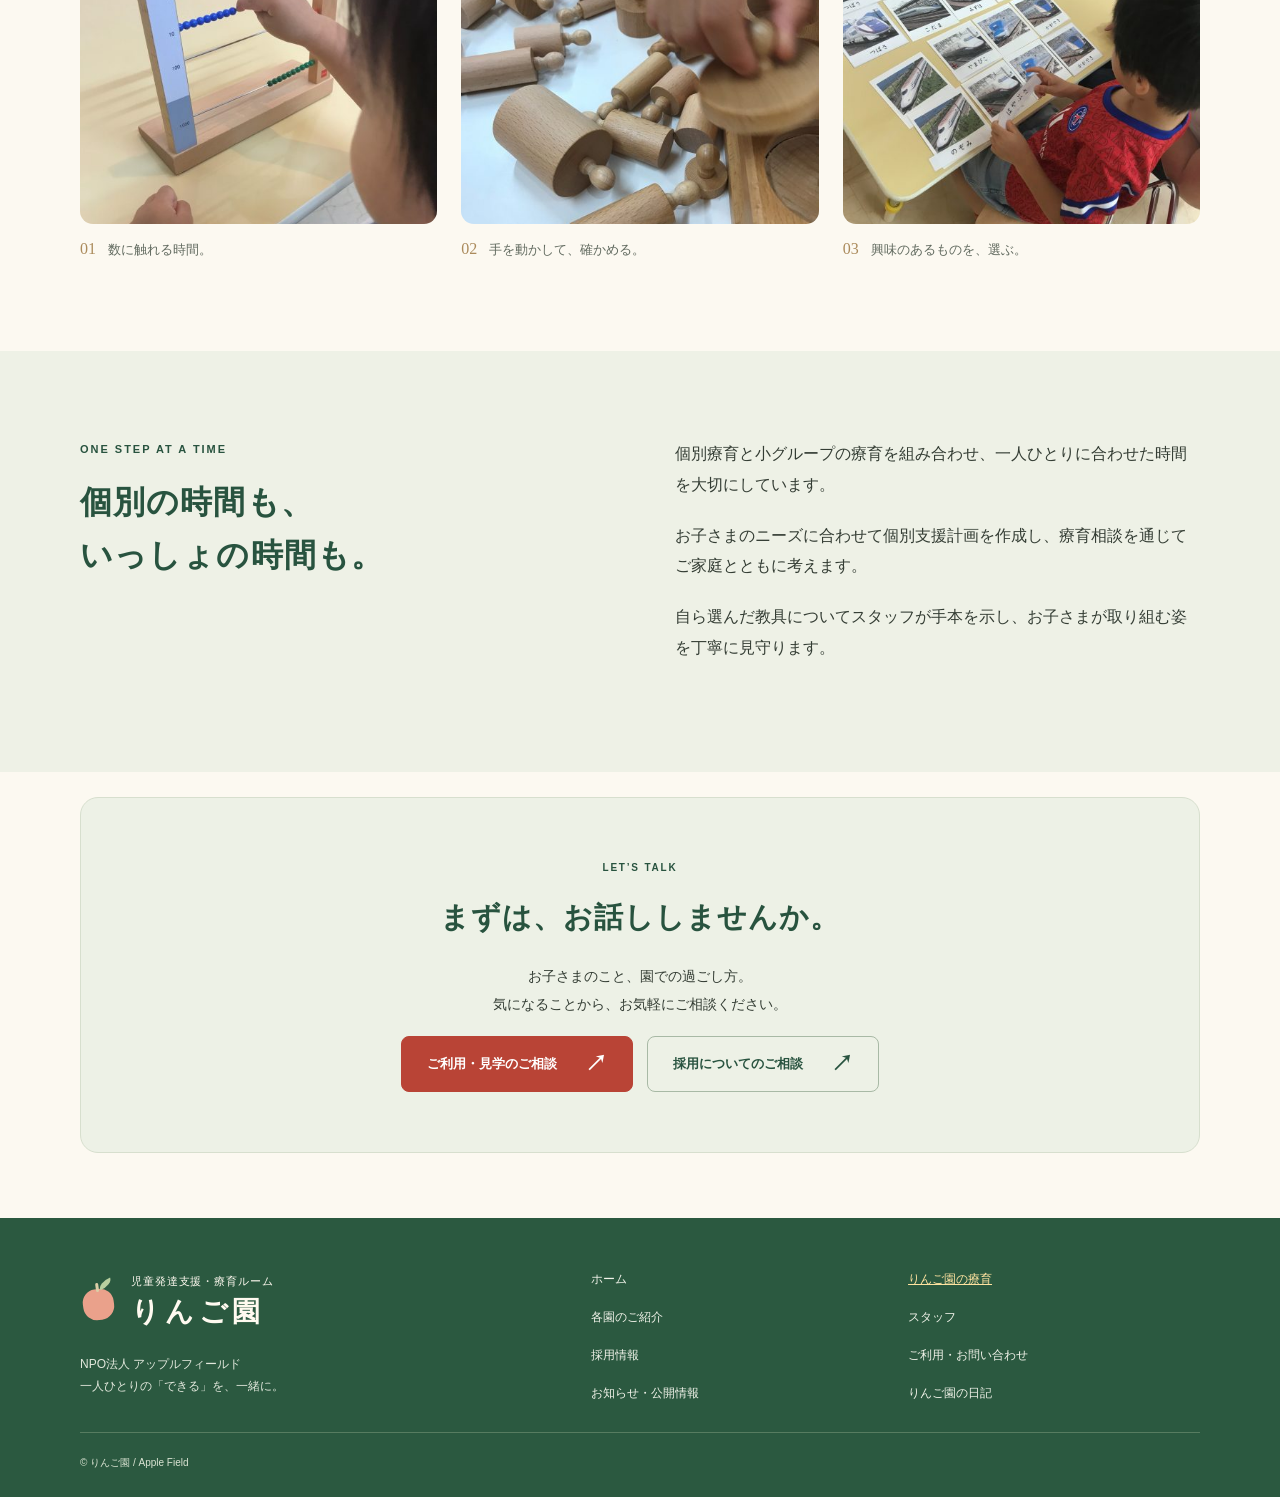
<file: care.html>
<!doctype html>
<html lang="ja">
<head>
<meta charset="utf-8">
<meta name="viewport" content="width=device-width,initial-scale=1"><title>りんご園の療育 | 療育ルーム りんご園</title>
<meta name="description" content="３本の柱と、個別・小グループを組み合わせた療育をご紹介します。">
<meta name="robots" content="noindex,nofollow">
<meta property="og:title" content="りんご園の療育 | 療育ルーム りんご園">
<meta property="og:description" content="３本の柱と、個別・小グループを組み合わせた療育をご紹介します。">
<meta property="og:type" content="website">
<meta property="og:locale" content="ja_JP">
<link rel="stylesheet" href="style.css">
<link rel="stylesheet" href="blog.css">
<link rel="stylesheet" href="orchard-theme.css">
</head>
<body class="orchard-page orchard-care"><a class="skip" href="#main">本文へ移動</a>
<div class="draft">ホームページ刷新案 · 掲載内容の確認中</div>
<header class="header"><a class="brand" href="index.html"><span class="brand-mark" aria-hidden="true">●</span><span><small>児童発達支援・療育ルーム</small><strong>りんご園</strong></span></a><button class="menu-toggle" aria-expanded="false" aria-controls="navigation">メニュー</button>
<nav id="navigation" aria-label="メインメニュー"><a href="care.html" aria-current="page">りんご園の療育</a><a href="rooms.html">各園のご紹介</a><a href="blog.html">日記</a><a href="staff.html">スタッフ</a><a href="recruit.html">採用情報</a><a href="contact.html">ご利用・お問い合わせ</a>
</nav>
</header>
<main id="main"><nav class="breadcrumb wrap" aria-label="現在位置"><a href="index.html">ホーム</a><span aria-hidden="true">/</span><span aria-current="page">りんご園の療育</span></nav><section class="page-intro wrap bear-intro"><div class="bear-intro-copy"><p class="eyebrow">OUR CARE</p><h1>その子の<br>「やってみたい」から。</h1><p class="lead">モンテッソーリ療育・発語リズム療育・ピアノ療育。<br>一人ひとりの関心やペースを大切にします。</p></div><img class="bear-accent" src="assets/bear-book.png" alt="" aria-hidden="true" width="1280" height="1280" decoding="async"></section><section class="section wrap therapy-list" aria-label="３つの療育"><article class="therapy-detail" id="montessori"><div class="therapy-art"><img class="therapy-icon" src="assets/care-montessori.svg" alt="" aria-hidden="true" width="96" height="96" loading="lazy"></div><div><p class="eyebrow">01 / OUR CARE</p><h2>モンテッソーリ療育</h2><p class="catch">やってみたい、を大切に。</p><p>教具に触れ、自分で選び、取り組む時間。日常生活の基礎を、一人ひとりのペースで育みます。</p></div></article>
<article class="therapy-detail" id="rhythm"><div class="therapy-art"><img class="therapy-icon" src="assets/care-rhythm.svg" alt="" aria-hidden="true" width="96" height="96" loading="lazy"></div><div><p class="eyebrow">02 / OUR CARE</p><h2>発語リズム療育</h2><p class="catch">ことばを、リズムにのせて。</p><p>音楽のリズムを身体で感じながら、楽しくことばに親しむ療育です。</p></div></article>
<article class="therapy-detail" id="piano"><div class="therapy-art"><img class="therapy-icon" src="assets/care-piano.svg" alt="" aria-hidden="true" width="96" height="96" loading="lazy"></div><div><p class="eyebrow">03 / OUR CARE</p><h2>ピアノ療育</h2><p class="catch">音を楽しむ。自分を表す。</p><p>音楽に親しむ時間を通して、それぞれの「好き」や表現する楽しさを大切にします。</p></div></article></section><section class="section wrap activity-gallery"><div class="section-head"><div><p class="eyebrow">LITTLE DISCOVERIES</p><h2>療育のひとこま。</h2></div><p class="note">教具に触れ、選び、取り組む姿。</p></div><div class="photo-row"><figure><img src="assets/care-activity-01.jpg" alt="玉を動かす数の教具に取り組む様子" width="500" height="500" loading="lazy" decoding="async"><figcaption><span>01</span>数に触れる時間。</figcaption></figure><figure><img src="assets/care-activity-02.jpg" alt="木製の教具を手に取って取り組む様子" width="500" height="500" loading="lazy" decoding="async"><figcaption><span>02</span>手を動かして、確かめる。</figcaption></figure><figure><img src="assets/care-activity-03.jpg" alt="写真のカードを指さして選ぶ様子" width="500" height="500" loading="lazy" decoding="async"><figcaption><span>03</span>興味のあるものを、選ぶ。</figcaption></figure></div></section><section class="section tinted"><div class="wrap two-column"><div><p class="eyebrow">ONE STEP AT A TIME</p><h2>個別の時間も、<br>いっしょの時間も。</h2></div><div><p>個別療育と小グループの療育を組み合わせ、一人ひとりに合わせた時間を大切にしています。</p><p>お子さまのニーズに合わせて個別支援計画を作成し、療育相談を通じてご家庭とともに考えます。</p><p>自ら選んだ教具についてスタッフが手本を示し、お子さまが取り組む姿を丁寧に見守ります。</p></div></div></section><section class="cta wrap"><p class="eyebrow">LET’S TALK</p><h2>まずは、お話ししませんか。</h2><p>お子さまのこと、園での過ごし方。<br>気になることから、お気軽にご相談ください。</p><div class="actions"><a class="button" href="contact.html">ご利用・見学のご相談<span aria-hidden="true">↗</span></a><a class="button outline" href="recruit.html#inquiry">採用についてのご相談<span aria-hidden="true">↗</span></a></div></section></main>
<footer>
<div class="footer-inner">
<div class="brand"><span class="brand-mark" aria-hidden="true">●</span><span><small>児童発達支援・療育ルーム</small><strong>りんご園</strong></span>
</div>
<p>NPO法人 アップルフィールド<br>一人ひとりの「できる」を、一緒に。</p>
<nav class="footer-links" aria-label="フッターメニュー"><a href="index.html">ホーム</a><a href="care.html" aria-current="page">りんご園の療育</a><a href="rooms.html">各園のご紹介</a><a href="staff.html">スタッフ</a><a href="recruit.html">採用情報</a><a href="contact.html">ご利用・お問い合わせ</a><a href="news.html">お知らせ・公開情報</a>
<a href="blog.html">りんご園の日記</a></nav>
<p class="fine">© りんご園 / Apple Field</p>
</div>
</footer>
<script src="script.js" defer>
</script>
</body>
</html>
</file>
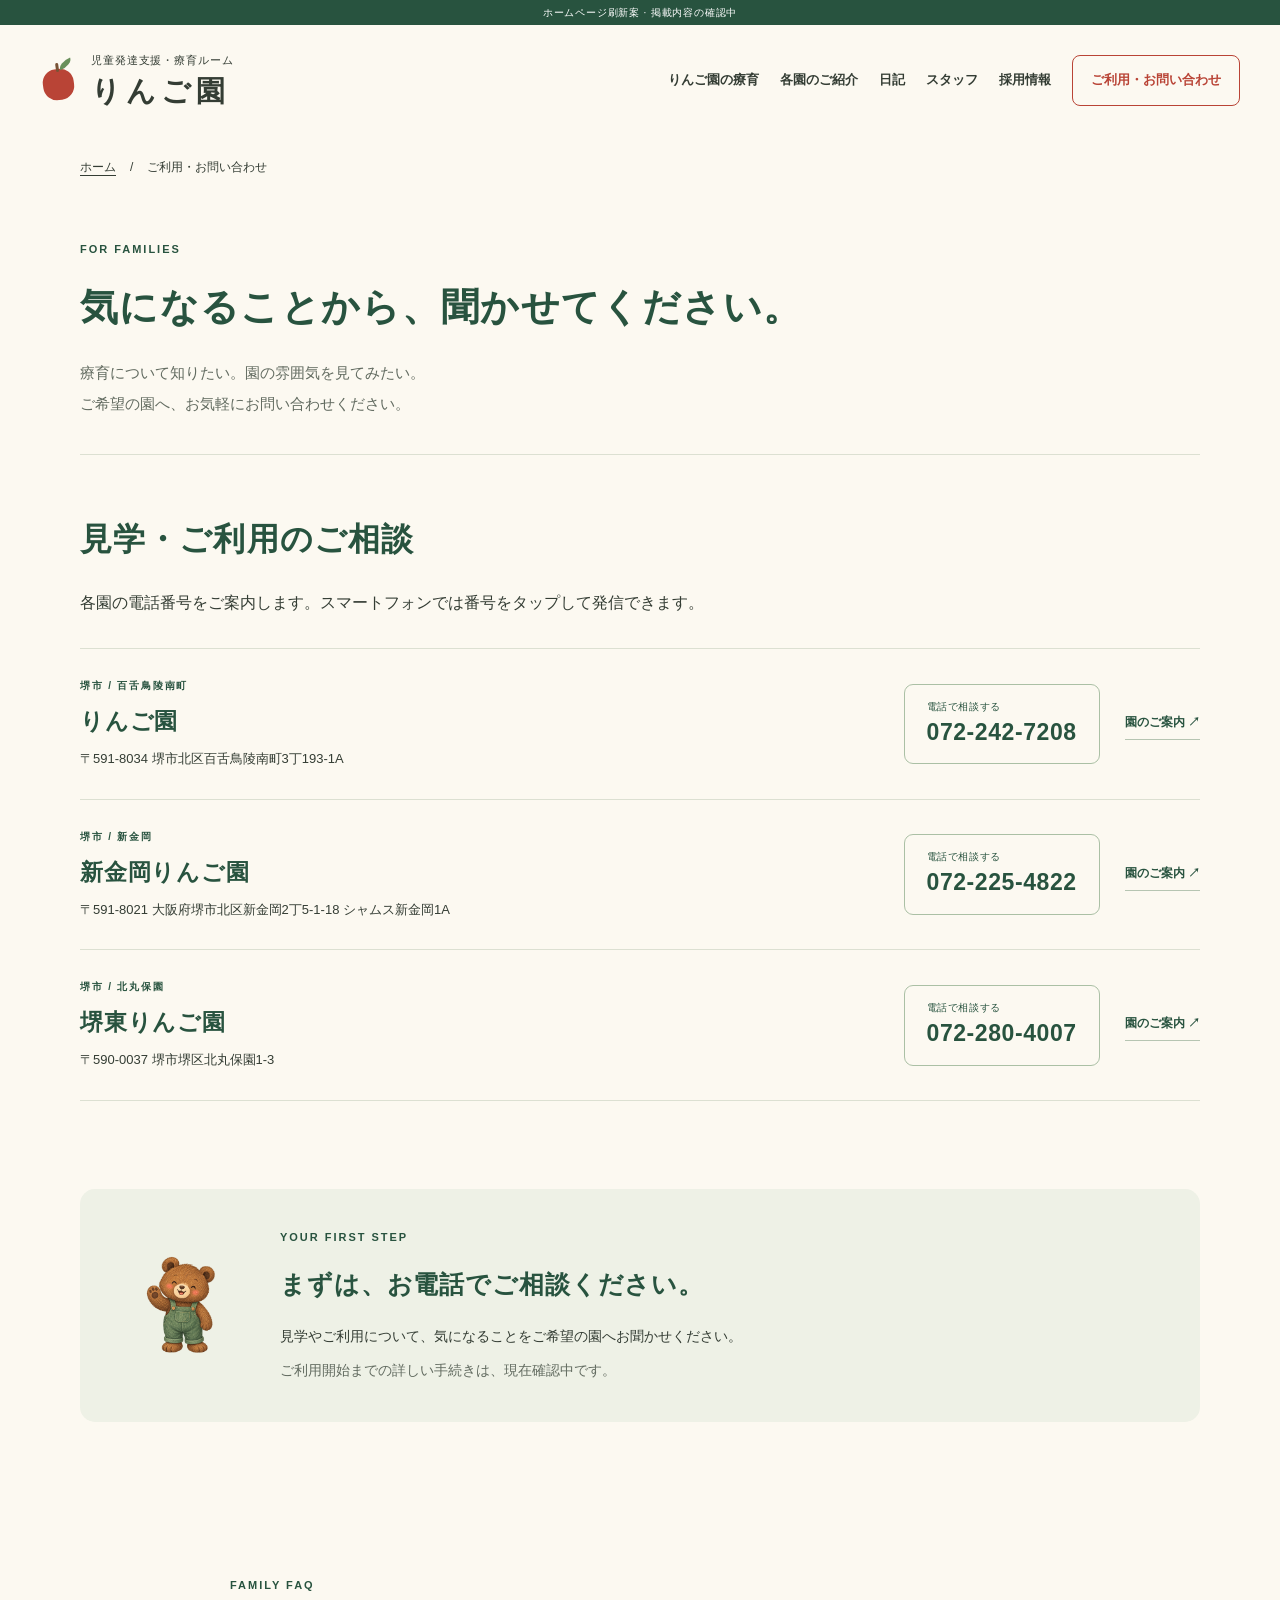
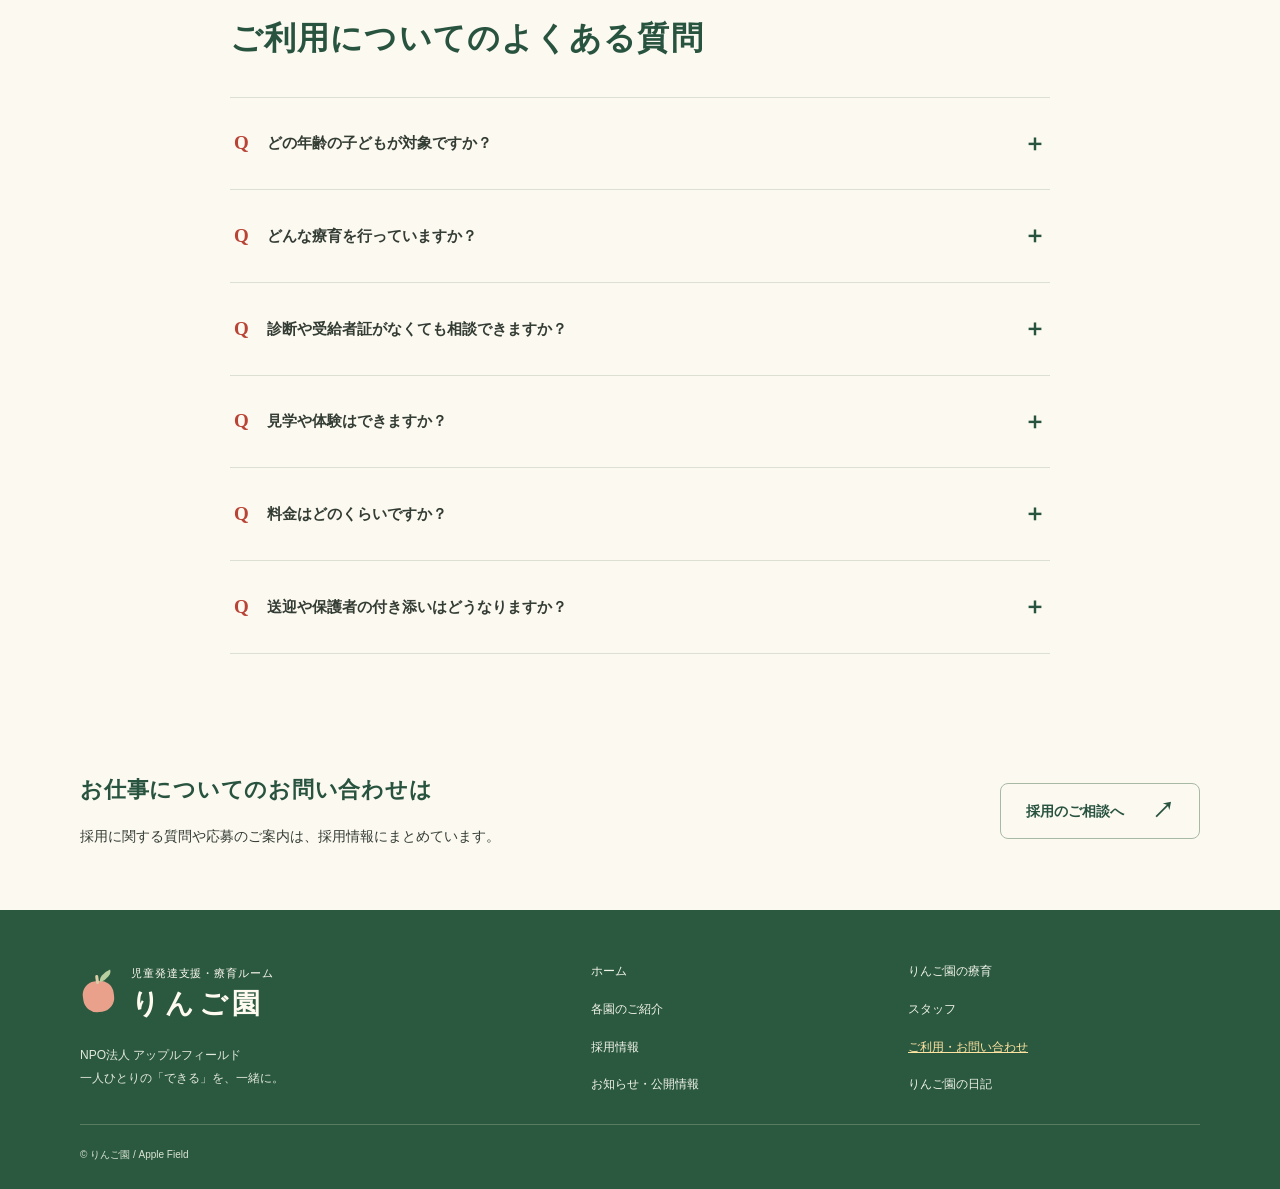
<file: contact.html>
<!doctype html>
<html lang="ja">
<head>
<meta charset="utf-8">
<meta name="viewport" content="width=device-width,initial-scale=1"><title>ご利用・お問い合わせ | 療育ルーム りんご園</title>
<meta name="description" content="利用や見学のご相談と、保護者の方からのよくある質問をご案内します。">
<meta name="robots" content="noindex,nofollow">
<meta property="og:title" content="ご利用・お問い合わせ | 療育ルーム りんご園">
<meta property="og:description" content="利用や見学のご相談と、保護者の方からのよくある質問をご案内します。">
<meta property="og:type" content="website">
<meta property="og:locale" content="ja_JP">
<link rel="stylesheet" href="style.css">
<link rel="stylesheet" href="blog.css">
<link rel="stylesheet" href="orchard-theme.css">
</head>
<body class="orchard-page orchard-contact"><a class="skip" href="#main">本文へ移動</a>
<div class="draft">ホームページ刷新案 · 掲載内容の確認中</div>
<header class="header"><a class="brand" href="index.html"><span class="brand-mark" aria-hidden="true">●</span><span><small>児童発達支援・療育ルーム</small><strong>りんご園</strong></span></a><button class="menu-toggle" aria-expanded="false" aria-controls="navigation">メニュー</button>
<nav id="navigation" aria-label="メインメニュー"><a href="care.html">りんご園の療育</a><a href="rooms.html">各園のご紹介</a><a href="blog.html">日記</a><a href="staff.html">スタッフ</a><a href="recruit.html">採用情報</a><a href="contact.html" aria-current="page">ご利用・お問い合わせ</a>
</nav>
</header>
<main id="main"><nav class="breadcrumb wrap" aria-label="現在位置"><a href="index.html">ホーム</a><span aria-hidden="true">/</span><span aria-current="page">ご利用・お問い合わせ</span></nav>
<section class="page-intro wrap"><div class="bear-intro-copy">
<p class="eyebrow">FOR FAMILIES</p>
<h1><span class="keep">気になることから、</span><wbr><span class="keep">聞かせてください。</span></h1>
<p class="lead">療育について知りたい。園の雰囲気を見てみたい。<br>ご希望の園へ、お気軽にお問い合わせください。</p>
</div></section>
<section class="section wrap compact">
<h2>見学・ご利用のご相談</h2>
<p>各園の電話番号をご案内します。スマートフォンでは番号をタップして発信できます。</p>
<div class="contact-list"><article class="contact-row"><div><p class="eyebrow">堺市 / 百舌鳥陵南町</p><h3>りんご園</h3><p>〒591-8034 堺市北区百舌鳥陵南町3丁193-1A</p></div><div class="contact-action"><a class="phone" href="tel:0722427208" aria-label="りんご園に電話で相談する 072-242-7208"><span>電話で相談する</span>072-242-7208</a><a class="text-link" href="rooms.html#ringoen">園のご案内 ↗</a></div></article><article class="contact-row"><div><p class="eyebrow">堺市 / 新金岡</p><h3>新金岡りんご園</h3><p>〒591-8021 大阪府堺市北区新金岡2丁5-1-18 シャムス新金岡1A</p></div><div class="contact-action"><a class="phone" href="tel:0722254822" aria-label="新金岡りんご園に電話で相談する 072-225-4822"><span>電話で相談する</span>072-225-4822</a><a class="text-link" href="rooms.html#shinkanaoka">園のご案内 ↗</a></div></article><article class="contact-row"><div><p class="eyebrow">堺市 / 北丸保園</p><h3>堺東りんご園</h3><p>〒590-0037 堺市堺区北丸保園1-3</p></div><div class="contact-action"><a class="phone" href="tel:0722804007" aria-label="堺東りんご園に電話で相談する 072-280-4007"><span>電話で相談する</span>072-280-4007</a><a class="text-link" href="rooms.html#sakaihigashi">園のご案内 ↗</a></div></article></div></section>
<section class="consultation-note wrap"><img class="bear-accent" src="assets/bear-wave.png" alt="" aria-hidden="true" width="1280" height="1280" decoding="async"><div><p class="eyebrow">YOUR FIRST STEP</p><h2>まずは、お電話でご相談ください。</h2><p>見学やご利用について、気になることをご希望の園へお聞かせください。</p><p class="note">ご利用開始までの詳しい手続きは、現在確認中です。</p></div></section>
<section class="section wrap narrow">
<p class="eyebrow">FAMILY FAQ</p>
<h2>ご利用についてのよくある質問</h2>
<div class="faq">
<details>
<summary><span class="q">Q</span>どの年齢の子どもが対象ですか？<span class="plus" aria-hidden="true">＋</span>
</summary>
<div class="answer">未就学のお子さまを対象とする療育ルームです。詳しい対象年齢や受け入れ状況は、ご希望の園へご相談ください。</div>
</details>
<details>
<summary><span class="q">Q</span>どんな療育を行っていますか？<span class="plus" aria-hidden="true">＋</span>
</summary>
<div class="answer">モンテッソーリ療育・発語リズム療育・ピアノ療育を３本の柱としています。個別療育と小グループでの療育を組み合わせます。</div>
</details>
<details>
<summary><span class="q">Q</span>診断や受給者証がなくても相談できますか？<span class="plus" aria-hidden="true">＋</span>
</summary>
<div class="answer">相談できる段階と利用に必要な手続きは確認中です。ご希望の園へお問い合わせください。</div>
</details>
<details>
<summary><span class="q">Q</span>見学や体験はできますか？<span class="plus" aria-hidden="true">＋</span>
</summary>
<div class="answer">見学は各園へお問い合わせください。体験の有無や予約方法、当日の持ち物は確認中です。</div>
</details>
<details>
<summary><span class="q">Q</span>料金はどのくらいですか？<span class="plus" aria-hidden="true">＋</span>
</summary>
<div class="answer">利用料金・実費・適用条件は確認中です。ご希望の園へお問い合わせください。</div>
</details>
<details>
<summary><span class="q">Q</span>送迎や保護者の付き添いはどうなりますか？<span class="plus" aria-hidden="true">＋</span>
</summary>
<div class="answer">各園の送迎対応と付き添いの要否は確認中です。ご希望の園へお問い合わせください。</div>
</details>
</div>
</section>
<section class="wrap small-cta"><div>
<h2>お仕事についてのお問い合わせは</h2>
<p>採用に関する質問や応募のご案内は、採用情報にまとめています。</p></div><a class="button outline" href="recruit.html#inquiry">採用のご相談へ<span aria-hidden="true">↗</span></a></section>
</main>
<footer>
<div class="footer-inner">
<div class="brand"><span class="brand-mark" aria-hidden="true">●</span><span><small>児童発達支援・療育ルーム</small><strong>りんご園</strong></span>
</div>
<p>NPO法人 アップルフィールド<br>一人ひとりの「できる」を、一緒に。</p>
<nav class="footer-links" aria-label="フッターメニュー"><a href="index.html">ホーム</a><a href="care.html">りんご園の療育</a><a href="rooms.html">各園のご紹介</a><a href="staff.html">スタッフ</a><a href="recruit.html">採用情報</a><a href="contact.html" aria-current="page">ご利用・お問い合わせ</a><a href="news.html">お知らせ・公開情報</a>
<a href="blog.html">りんご園の日記</a></nav>
<p class="fine">© りんご園 / Apple Field</p>
</div>
</footer>
<script src="script.js" defer>
</script>
</body>
</html>
</file>
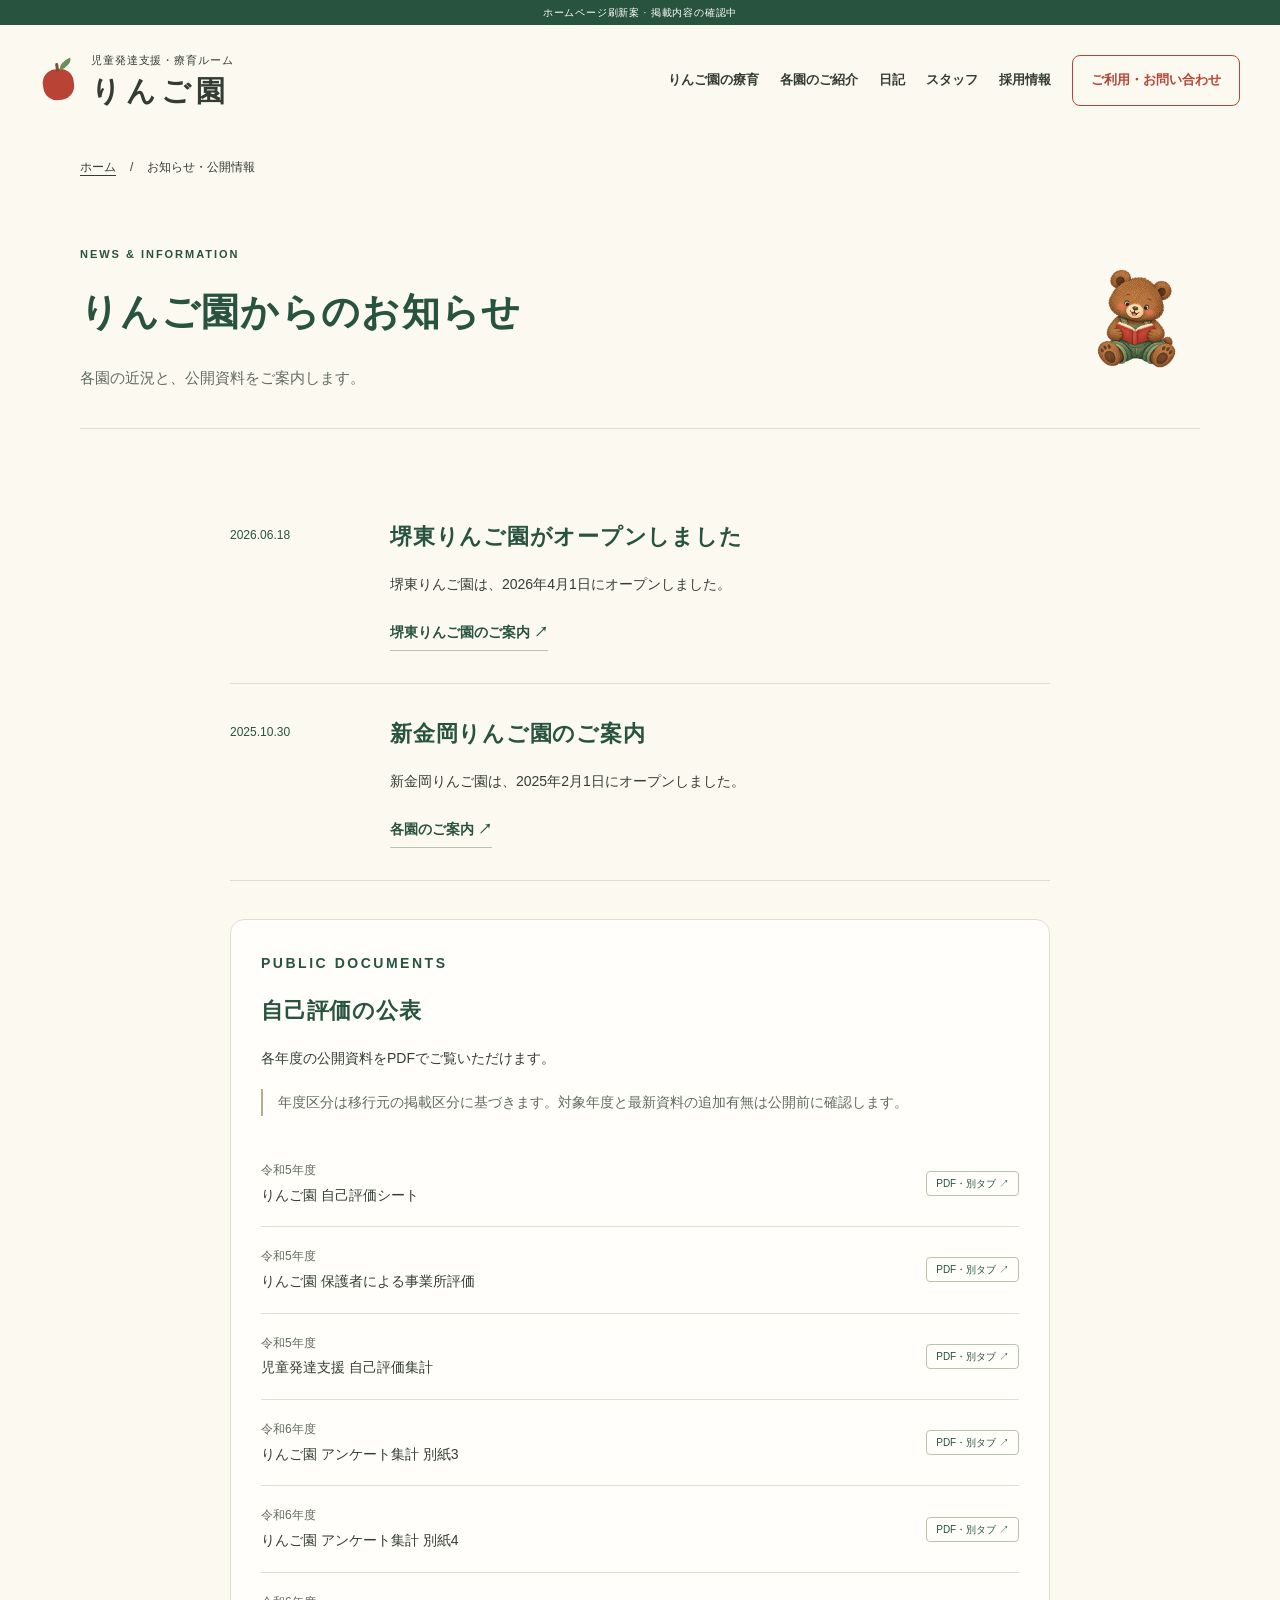
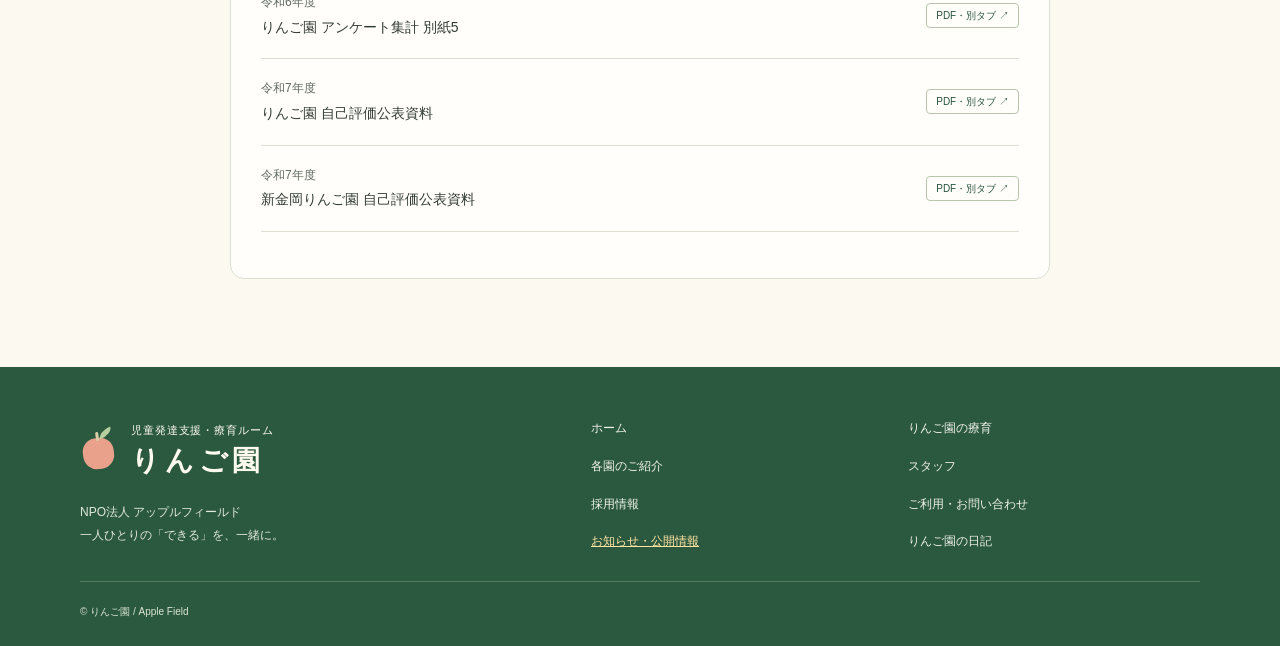
<file: news.html>
<!doctype html>
<html lang="ja">
<head>
<meta charset="utf-8">
<meta name="viewport" content="width=device-width,initial-scale=1"><title>お知らせ・公開情報 | 療育ルーム りんご園</title>
<meta name="description" content="りんご園からのお知らせと自己評価の公開情報をご案内します。">
<meta name="robots" content="noindex,nofollow">
<meta property="og:title" content="お知らせ・公開情報 | 療育ルーム りんご園">
<meta property="og:description" content="りんご園からのお知らせと自己評価の公開情報をご案内します。">
<meta property="og:type" content="website">
<meta property="og:locale" content="ja_JP">
<link rel="stylesheet" href="style.css">
<link rel="stylesheet" href="blog.css">
<link rel="stylesheet" href="orchard-theme.css">
</head>
<body class="orchard-page orchard-news"><a class="skip" href="#main">本文へ移動</a>
<div class="draft">ホームページ刷新案 · 掲載内容の確認中</div>
<header class="header"><a class="brand" href="index.html"><span class="brand-mark" aria-hidden="true">●</span><span><small>児童発達支援・療育ルーム</small><strong>りんご園</strong></span></a><button class="menu-toggle" aria-expanded="false" aria-controls="navigation">メニュー</button>
<nav id="navigation" aria-label="メインメニュー"><a href="care.html">りんご園の療育</a><a href="rooms.html">各園のご紹介</a><a href="blog.html">日記</a><a href="staff.html">スタッフ</a><a href="recruit.html">採用情報</a><a href="contact.html">ご利用・お問い合わせ</a>
</nav>
</header>
<main id="main"><nav class="breadcrumb wrap" aria-label="現在位置"><a href="index.html">ホーム</a><span aria-hidden="true">/</span><span aria-current="page">お知らせ・公開情報</span></nav>
<section class="page-intro wrap bear-intro"><div class="bear-intro-copy">
<p class="eyebrow">NEWS & INFORMATION</p>
<h1><span class="keep">りんご園からの</span><wbr><span class="keep">お知らせ</span></h1>
<p class="lead">各園の近況と、公開資料をご案内します。</p>
</div><img class="bear-accent" src="assets/bear-book.png" alt="" aria-hidden="true" width="1280" height="1280" decoding="async"></section>
<section class="section wrap narrow compact">
<article class="news-item"><time datetime="2026-06-18">2026.06.18</time>
<h2>堺東りんご園がオープンしました</h2>
<p>堺東りんご園は、2026年4月1日にオープンしました。</p><a class="text-link" href="rooms.html#sakaihigashi">堺東りんご園のご案内 ↗</a>
</article>
<article class="news-item"><time datetime="2025-10-30">2025.10.30</time>
<h2>新金岡りんご園のご案内</h2>
<p>新金岡りんご園は、2025年2月1日にオープンしました。</p><a class="text-link" href="rooms.html">各園のご案内 ↗</a>
</article>
<article class="news-item documents">
<p class="eyebrow">PUBLIC DOCUMENTS</p><h2>自己評価の公表</h2>
<p>各年度の公開資料をPDFでご覧いただけます。</p><p class="note draft-note">年度区分は移行元の掲載区分に基づきます。対象年度と最新資料の追加有無は公開前に確認します。</p><ul class="document-list"><li><a href="documents/evaluation-01.pdf" target="_blank" rel="noopener"><span><small>令和5年度</small>りんご園 自己評価シート</span><span class="document-type">PDF・別タブ ↗</span></a></li><li><a href="documents/evaluation-02.pdf" target="_blank" rel="noopener"><span><small>令和5年度</small>りんご園 保護者による事業所評価</span><span class="document-type">PDF・別タブ ↗</span></a></li><li><a href="documents/evaluation-03.pdf" target="_blank" rel="noopener"><span><small>令和5年度</small>児童発達支援 自己評価集計</span><span class="document-type">PDF・別タブ ↗</span></a></li><li><a href="documents/evaluation-04.pdf" target="_blank" rel="noopener"><span><small>令和6年度</small>りんご園 アンケート集計 別紙3</span><span class="document-type">PDF・別タブ ↗</span></a></li><li><a href="documents/evaluation-05.pdf" target="_blank" rel="noopener"><span><small>令和6年度</small>りんご園 アンケート集計 別紙4</span><span class="document-type">PDF・別タブ ↗</span></a></li><li><a href="documents/evaluation-06.pdf" target="_blank" rel="noopener"><span><small>令和6年度</small>りんご園 アンケート集計 別紙5</span><span class="document-type">PDF・別タブ ↗</span></a></li><li><a href="documents/evaluation-07.pdf" target="_blank" rel="noopener"><span><small>令和7年度</small>りんご園 自己評価公表資料</span><span class="document-type">PDF・別タブ ↗</span></a></li><li><a href="documents/evaluation-08.pdf" target="_blank" rel="noopener"><span><small>令和7年度</small>新金岡りんご園 自己評価公表資料</span><span class="document-type">PDF・別タブ ↗</span></a></li></ul>
</article>
</section>
</main>
<footer>
<div class="footer-inner">
<div class="brand"><span class="brand-mark" aria-hidden="true">●</span><span><small>児童発達支援・療育ルーム</small><strong>りんご園</strong></span>
</div>
<p>NPO法人 アップルフィールド<br>一人ひとりの「できる」を、一緒に。</p>
<nav class="footer-links" aria-label="フッターメニュー"><a href="index.html">ホーム</a><a href="care.html">りんご園の療育</a><a href="rooms.html">各園のご紹介</a><a href="staff.html">スタッフ</a><a href="recruit.html">採用情報</a><a href="contact.html">ご利用・お問い合わせ</a><a href="news.html" aria-current="page">お知らせ・公開情報</a>
<a href="blog.html">りんご園の日記</a></nav>
<p class="fine">© りんご園 / Apple Field</p>
</div>
</footer>
<script src="script.js" defer>
</script>
</body>
</html>
</file>
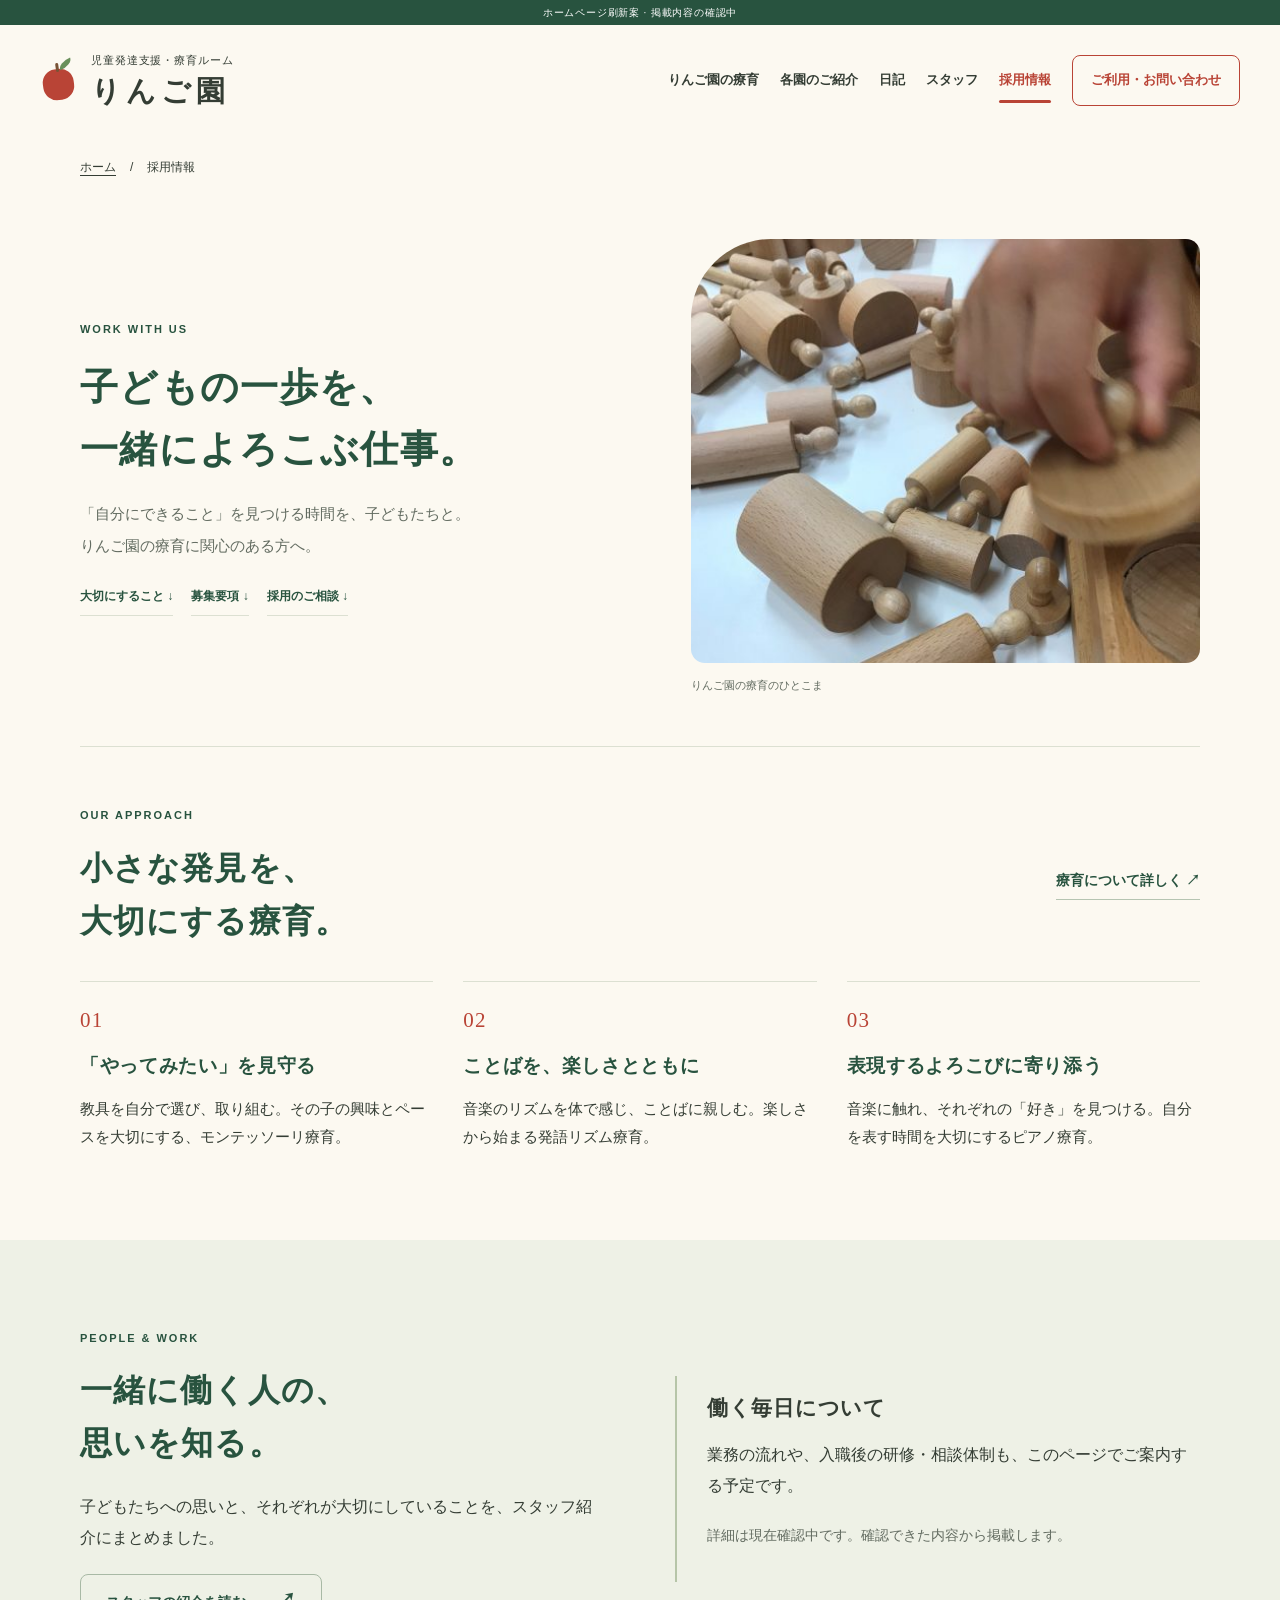
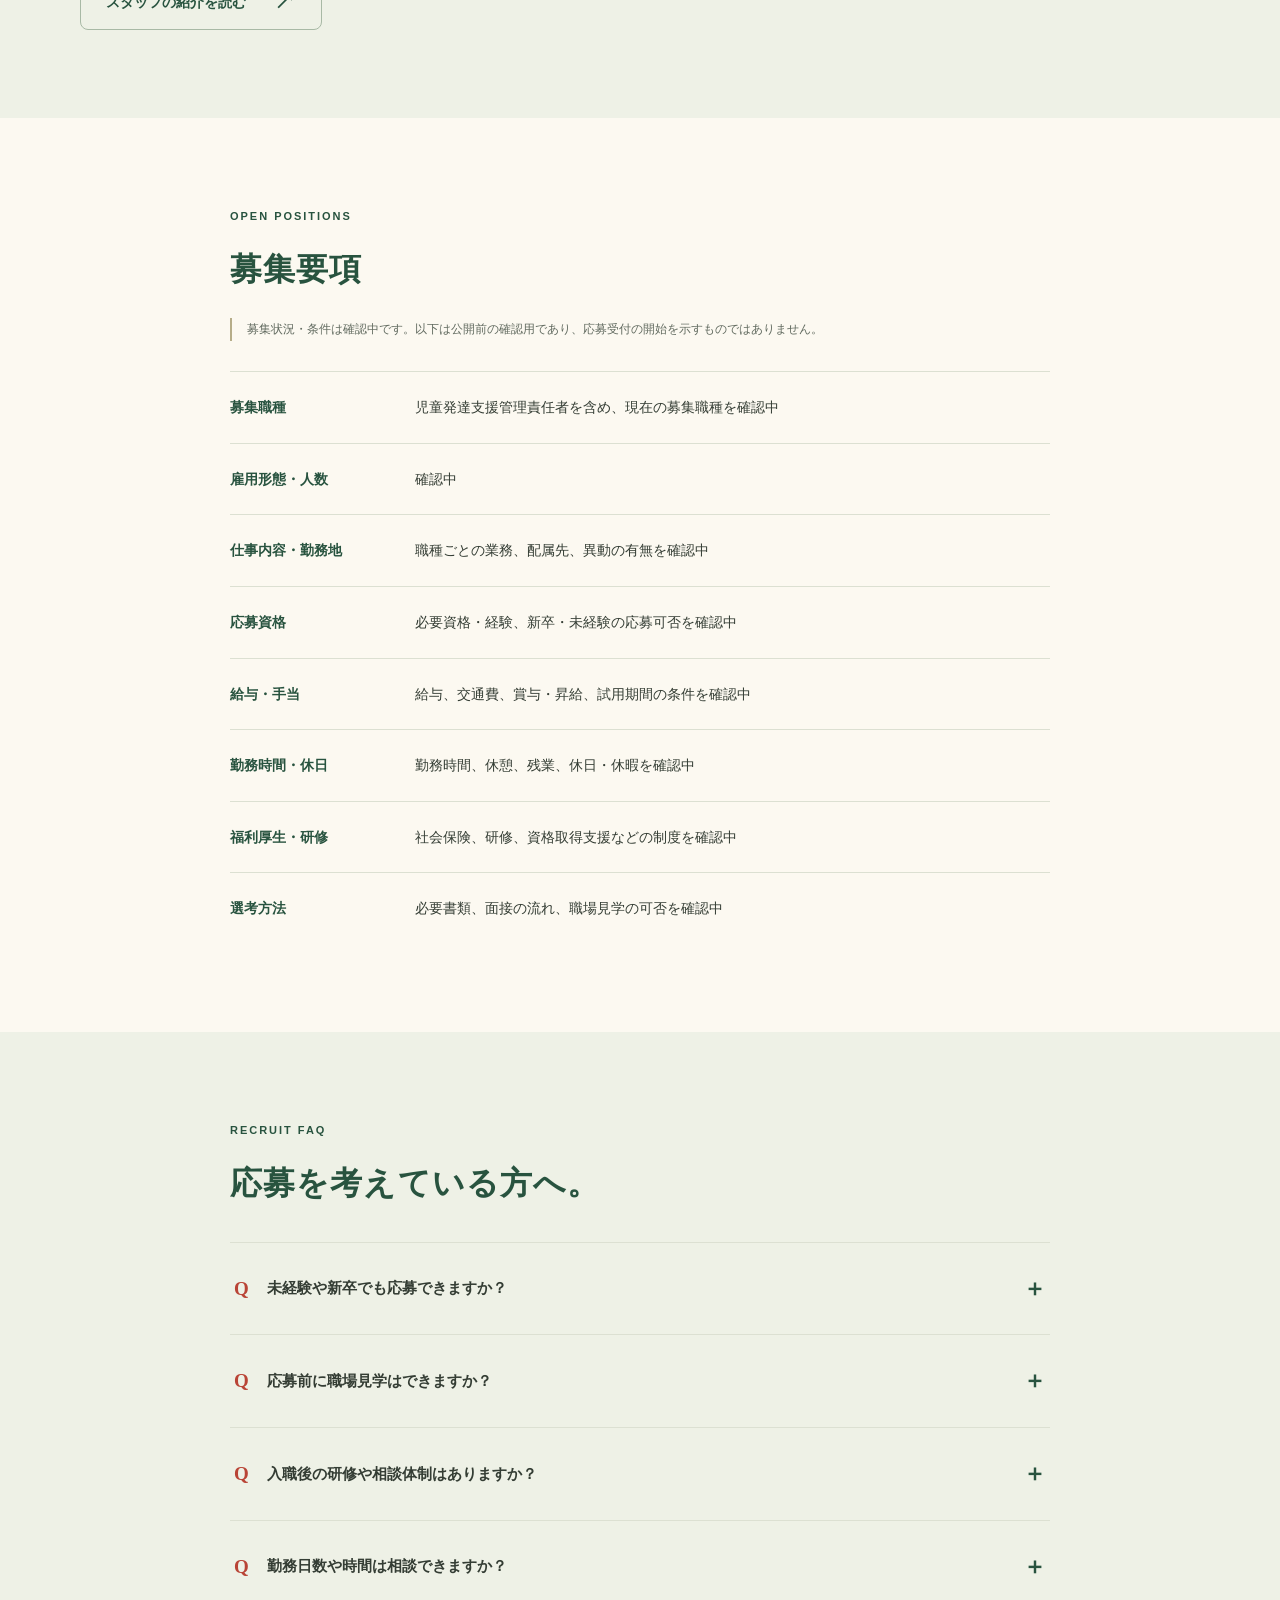
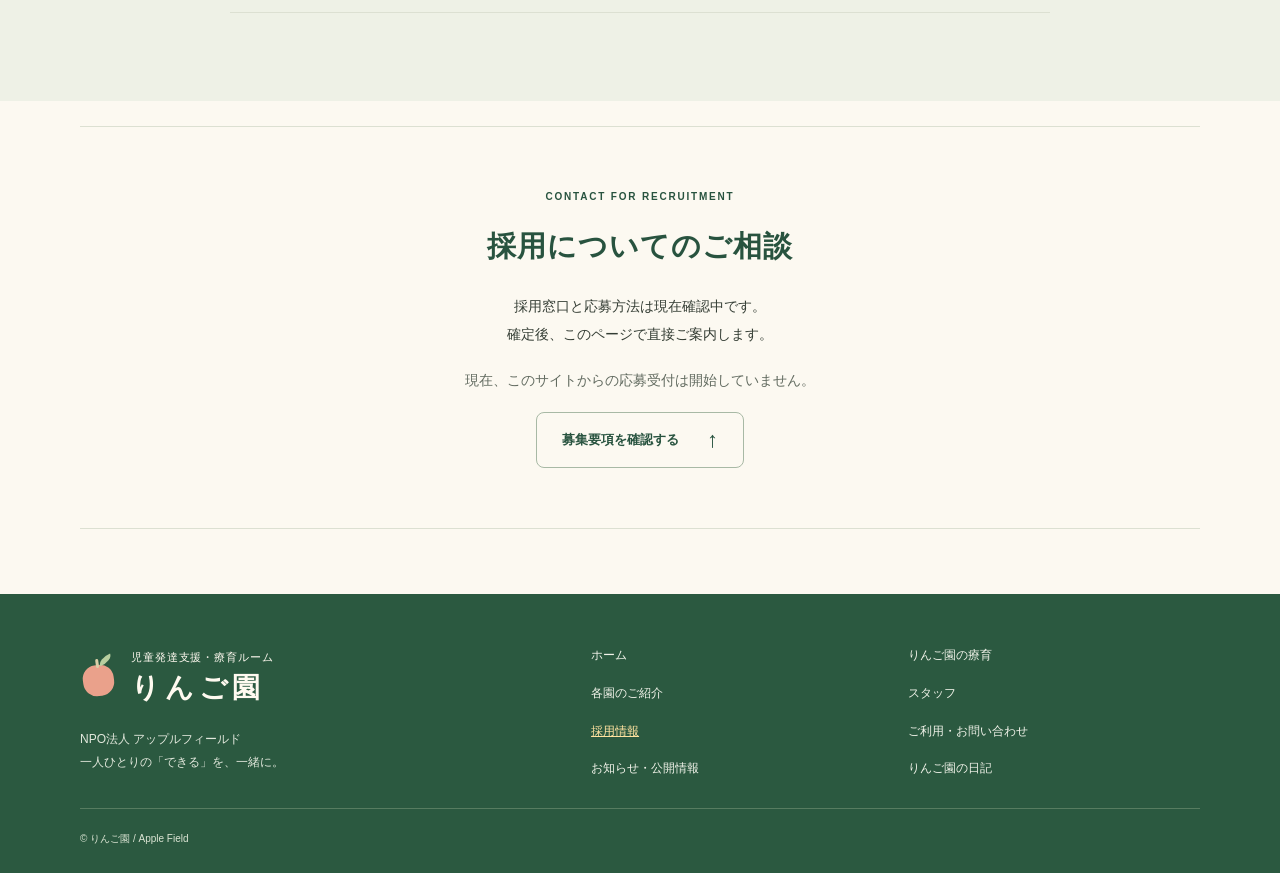
<file: recruit.html>
<!doctype html>
<html lang="ja">
<head>
<meta charset="utf-8">
<meta name="viewport" content="width=device-width,initial-scale=1"><title>採用情報 | 療育ルーム りんご園</title>
<meta name="description" content="りんご園で働くこと、募集条件、採用に関するよくある質問をご案内します。">
<meta name="robots" content="noindex,nofollow">
<meta property="og:title" content="採用情報 | 療育ルーム りんご園">
<meta property="og:description" content="りんご園で働くこと、募集条件、採用に関するよくある質問をご案内します。">
<meta property="og:type" content="website">
<meta property="og:locale" content="ja_JP">
<link rel="stylesheet" href="style.css">
<link rel="stylesheet" href="blog.css">
<link rel="stylesheet" href="orchard-theme.css">
</head>
<body class="orchard-page orchard-recruit"><a class="skip" href="#main">本文へ移動</a>
<div class="draft">ホームページ刷新案 · 掲載内容の確認中</div>
<header class="header"><a class="brand" href="index.html"><span class="brand-mark" aria-hidden="true">●</span><span><small>児童発達支援・療育ルーム</small><strong>りんご園</strong></span></a><button class="menu-toggle" aria-expanded="false" aria-controls="navigation">メニュー</button>
<nav id="navigation" aria-label="メインメニュー"><a href="care.html">りんご園の療育</a><a href="rooms.html">各園のご紹介</a><a href="blog.html">日記</a><a href="staff.html">スタッフ</a><a href="recruit.html" aria-current="page">採用情報</a><a href="contact.html">ご利用・お問い合わせ</a>
</nav>
</header>
<main id="main"><nav class="breadcrumb wrap" aria-label="現在位置"><a href="index.html">ホーム</a><span aria-hidden="true">/</span><span aria-current="page">採用情報</span></nav>

<section class="page-intro wrap recruit-intro"><div class="recruit-intro-copy"><p class="eyebrow">WORK WITH US</p><h1>子どもの一歩を、<br>一緒によろこぶ仕事。</h1><p class="lead">「自分にできること」を見つける時間を、子どもたちと。<br>りんご園の療育に関心のある方へ。</p><nav class="page-links" aria-label="採用ページ内のご案内"><a href="#work">大切にすること ↓</a><a href="#positions">募集要項 ↓</a><a href="#inquiry">採用のご相談 ↓</a></nav></div><figure class="recruit-photo"><img src="assets/care-activity-02.jpg" alt="木製の教具を使った、りんご園の療育の様子" width="500" height="500" fetchpriority="high" decoding="async"><figcaption>りんご園の療育のひとこま</figcaption></figure></section>
<section id="work" class="section wrap compact"><div class="section-head"><div><p class="eyebrow">OUR APPROACH</p><h2>小さな発見を、<br>大切にする療育。</h2></div><a class="text-link" href="care.html">療育について詳しく ↗</a></div><div class="work-grid"><article class="work-card"><span class="number">01</span><h3>「やってみたい」を見守る</h3><p>教具を自分で選び、取り組む。その子の興味とペースを大切にする、モンテッソーリ療育。</p></article><article class="work-card"><span class="number">02</span><h3>ことばを、楽しさとともに</h3><p>音楽のリズムを体で感じ、ことばに親しむ。楽しさから始まる発語リズム療育。</p></article><article class="work-card"><span class="number">03</span><h3>表現するよろこびに寄り添う</h3><p>音楽に触れ、それぞれの「好き」を見つける。自分を表す時間を大切にするピアノ療育。</p></article></div></section>
<section class="section tinted"><div class="wrap two-column"><div><p class="eyebrow">PEOPLE & WORK</p><h2>一緒に働く人の、<br>思いを知る。</h2><p>子どもたちへの思いと、それぞれが大切にしていることを、スタッフ紹介にまとめました。</p><a class="button outline" href="staff.html#profiles">スタッフの紹介を読む<span aria-hidden="true">↗</span></a></div><div class="work-note"><h3>働く毎日について</h3><p>業務の流れや、入職後の研修・相談体制も、このページでご案内する予定です。</p><p class="note">詳細は現在確認中です。確認できた内容から掲載します。</p></div></div></section>
<section id="positions" class="section wrap narrow"><p class="eyebrow">OPEN POSITIONS</p><h2>募集要項</h2><p class="note draft-note">募集状況・条件は確認中です。以下は公開前の確認用であり、応募受付の開始を示すものではありません。</p><dl class="specs"><div><dt>募集職種</dt><dd>児童発達支援管理責任者を含め、現在の募集職種を確認中</dd></div><div><dt>雇用形態・人数</dt><dd>確認中</dd></div><div><dt>仕事内容・勤務地</dt><dd>職種ごとの業務、配属先、異動の有無を確認中</dd></div><div><dt>応募資格</dt><dd>必要資格・経験、新卒・未経験の応募可否を確認中</dd></div><div><dt>給与・手当</dt><dd>給与、交通費、賞与・昇給、試用期間の条件を確認中</dd></div><div><dt>勤務時間・休日</dt><dd>勤務時間、休憩、残業、休日・休暇を確認中</dd></div><div><dt>福利厚生・研修</dt><dd>社会保険、研修、資格取得支援などの制度を確認中</dd></div><div><dt>選考方法</dt><dd>必要書類、面接の流れ、職場見学の可否を確認中</dd></div></dl></section>
<section class="section tinted"><div class="wrap narrow"><p class="eyebrow">RECRUIT FAQ</p><h2>応募を考えている方へ。</h2><div class="faq"><details><summary><span class="q">Q</span>未経験や新卒でも応募できますか？<span class="plus" aria-hidden="true">＋</span></summary><div class="answer">職種ごとの必要資格・経験とあわせて確認中です。募集要項の確定後にご案内します。</div></details><details><summary><span class="q">Q</span>応募前に職場見学はできますか？<span class="plus" aria-hidden="true">＋</span></summary><div class="answer">見学の受け入れ可否と申込方法を確認中です。確定後、このページでご案内します。</div></details><details><summary><span class="q">Q</span>入職後の研修や相談体制はありますか？<span class="plus" aria-hidden="true">＋</span></summary><div class="answer">研修内容や日々のサポート体制を確認中です。具体的な内容を確認して掲載します。</div></details><details><summary><span class="q">Q</span>勤務日数や時間は相談できますか？<span class="plus" aria-hidden="true">＋</span></summary><div class="answer">雇用形態ごとの勤務条件と相談可能な範囲を確認中です。</div></details></div></div></section>
<section id="inquiry" class="cta wrap"><p class="eyebrow">CONTACT FOR RECRUITMENT</p><h2>採用についてのご相談</h2><p>採用窓口と応募方法は現在確認中です。<br>確定後、このページで直接ご案内します。</p><p class="note">現在、このサイトからの応募受付は開始していません。</p><div class="actions"><a class="button outline" href="#positions">募集要項を確認する<span aria-hidden="true">↑</span></a></div></section>
</main>
<footer>
<div class="footer-inner">
<div class="brand"><span class="brand-mark" aria-hidden="true">●</span><span><small>児童発達支援・療育ルーム</small><strong>りんご園</strong></span>
</div>
<p>NPO法人 アップルフィールド<br>一人ひとりの「できる」を、一緒に。</p>
<nav class="footer-links" aria-label="フッターメニュー"><a href="index.html">ホーム</a><a href="care.html">りんご園の療育</a><a href="rooms.html">各園のご紹介</a><a href="staff.html">スタッフ</a><a href="recruit.html" aria-current="page">採用情報</a><a href="contact.html">ご利用・お問い合わせ</a><a href="news.html">お知らせ・公開情報</a>
<a href="blog.html">りんご園の日記</a></nav>
<p class="fine">© りんご園 / Apple Field</p>
</div>
</footer>
<script src="script.js" defer>
</script>
</body>
</html>
</file>
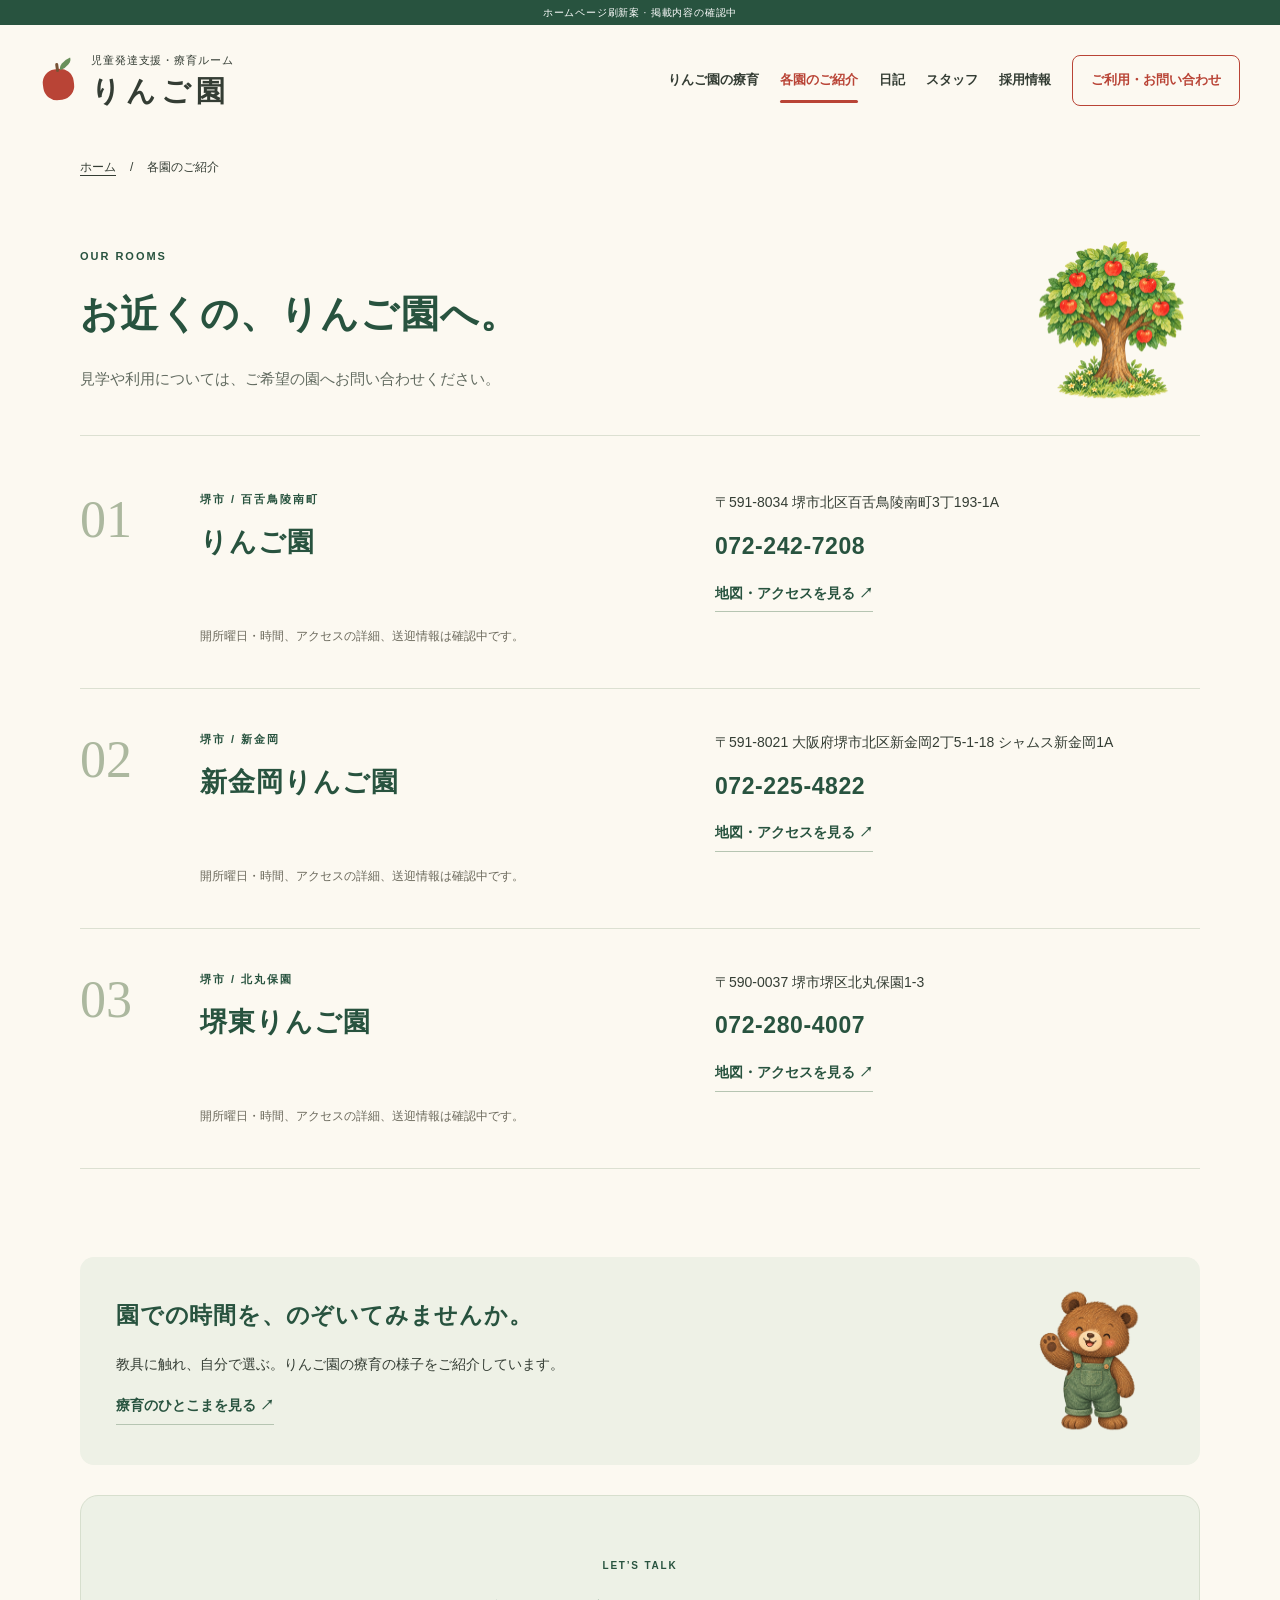
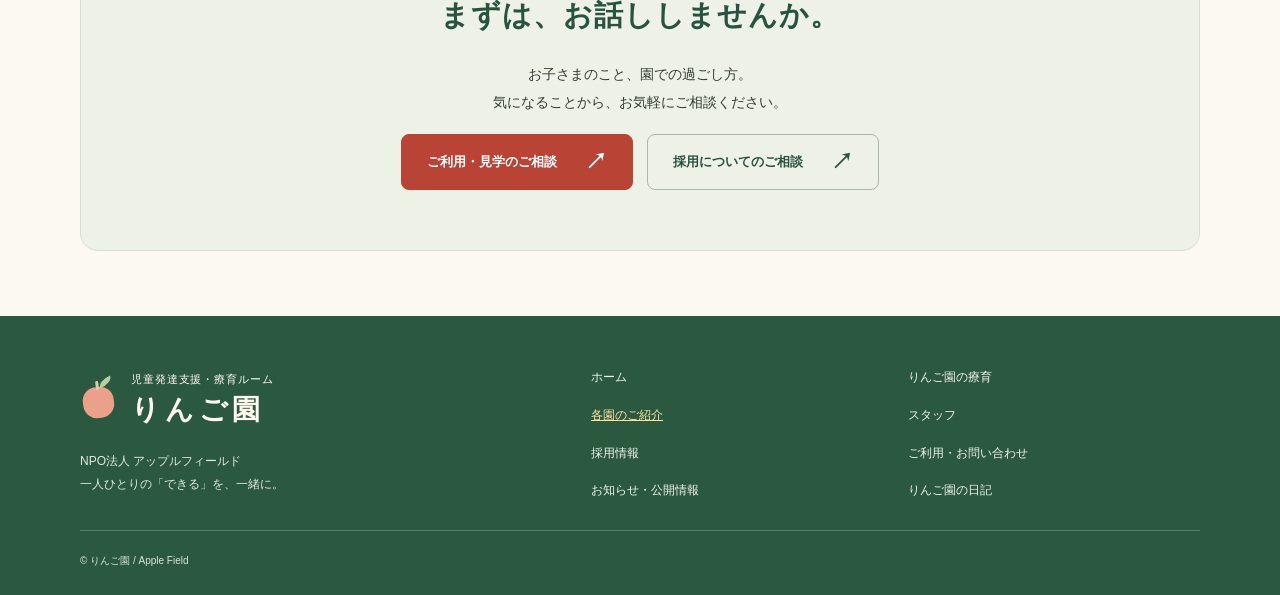
<file: rooms.html>
<!doctype html>
<html lang="ja">
<head>
<meta charset="utf-8">
<meta name="viewport" content="width=device-width,initial-scale=1"><title>各園のご紹介 | 療育ルーム りんご園</title>
<meta name="description" content="堺市内のりんご園、新金岡りんご園、堺東りんご園をご案内します。">
<meta name="robots" content="noindex,nofollow">
<meta property="og:title" content="各園のご紹介 | 療育ルーム りんご園">
<meta property="og:description" content="堺市内のりんご園、新金岡りんご園、堺東りんご園をご案内します。">
<meta property="og:type" content="website">
<meta property="og:locale" content="ja_JP">
<link rel="stylesheet" href="style.css">
<link rel="stylesheet" href="blog.css">
<link rel="stylesheet" href="orchard-theme.css">
</head>
<body class="orchard-page orchard-rooms"><a class="skip" href="#main">本文へ移動</a>
<div class="draft">ホームページ刷新案 · 掲載内容の確認中</div>
<header class="header"><a class="brand" href="index.html"><span class="brand-mark" aria-hidden="true">●</span><span><small>児童発達支援・療育ルーム</small><strong>りんご園</strong></span></a><button class="menu-toggle" aria-expanded="false" aria-controls="navigation">メニュー</button>
<nav id="navigation" aria-label="メインメニュー"><a href="care.html">りんご園の療育</a><a href="rooms.html" aria-current="page">各園のご紹介</a><a href="blog.html">日記</a><a href="staff.html">スタッフ</a><a href="recruit.html">採用情報</a><a href="contact.html">ご利用・お問い合わせ</a>
</nav>
</header>
<main id="main"><nav class="breadcrumb wrap" aria-label="現在位置"><a href="index.html">ホーム</a><span aria-hidden="true">/</span><span aria-current="page">各園のご紹介</span></nav><section class="page-intro wrap bear-intro"><div class="bear-intro-copy"><p class="eyebrow">OUR ROOMS</p><h1>お近くの、りんご園へ。</h1><p class="lead">見学や利用については、ご希望の園へお問い合わせください。</p></div><img class="bear-accent" src="assets/orchard-tree.png" alt="" aria-hidden="true" width="1211" height="1299" decoding="async"></section><section class="section wrap room-directory" aria-label="各園の所在地と連絡先"><article class="room-profile" id="ringoen"><span class="room-index" aria-hidden="true">01</span><div class="room-profile-title"><p class="eyebrow">堺市 / 百舌鳥陵南町</p><h2>りんご園</h2></div><div class="room-profile-address"><p>〒591-8034 堺市北区百舌鳥陵南町3丁193-1A</p><a class="phone" href="tel:0722427208" aria-label="りんご園に電話する 072-242-7208">072-242-7208</a><a class="text-link" href="https://www.google.com/maps/search/?api=1&amp;query=%E3%80%92591-8034%20%E5%A0%BA%E5%B8%82%E5%8C%97%E5%8C%BA%E7%99%BE%E8%88%8C%E9%B3%A5%E9%99%B5%E5%8D%97%E7%94%BA3%E4%B8%81193-1A" target="_blank" rel="noopener noreferrer">地図・アクセスを見る ↗</a></div><p class="pending">開所曜日・時間、アクセスの詳細、送迎情報は確認中です。</p></article><article class="room-profile" id="shinkanaoka"><span class="room-index" aria-hidden="true">02</span><div class="room-profile-title"><p class="eyebrow">堺市 / 新金岡</p><h2>新金岡りんご園</h2></div><div class="room-profile-address"><p>〒591-8021 大阪府堺市北区新金岡2丁5-1-18 シャムス新金岡1A</p><a class="phone" href="tel:0722254822" aria-label="新金岡りんご園に電話する 072-225-4822">072-225-4822</a><a class="text-link" href="https://www.google.com/maps/search/?api=1&amp;query=%E3%80%92591-8021%20%E5%A4%A7%E9%98%AA%E5%BA%9C%E5%A0%BA%E5%B8%82%E5%8C%97%E5%8C%BA%E6%96%B0%E9%87%91%E5%B2%A12%E4%B8%815-1-18%20%E3%82%B7%E3%83%A3%E3%83%A0%E3%82%B9%E6%96%B0%E9%87%91%E5%B2%A11A" target="_blank" rel="noopener noreferrer">地図・アクセスを見る ↗</a></div><p class="pending">開所曜日・時間、アクセスの詳細、送迎情報は確認中です。</p></article><article class="room-profile" id="sakaihigashi"><span class="room-index" aria-hidden="true">03</span><div class="room-profile-title"><p class="eyebrow">堺市 / 北丸保園</p><h2>堺東りんご園</h2></div><div class="room-profile-address"><p>〒590-0037 堺市堺区北丸保園1-3</p><a class="phone" href="tel:0722804007" aria-label="堺東りんご園に電話する 072-280-4007">072-280-4007</a><a class="text-link" href="https://www.google.com/maps/search/?api=1&amp;query=%E3%80%92590-0037%20%E5%A0%BA%E5%B8%82%E5%A0%BA%E5%8C%BA%E5%8C%97%E4%B8%B8%E4%BF%9D%E5%9C%921-3" target="_blank" rel="noopener noreferrer">地図・アクセスを見る ↗</a></div><p class="pending">開所曜日・時間、アクセスの詳細、送迎情報は確認中です。</p></article></section><aside class="room-note wrap"><div><h2>園での時間を、のぞいてみませんか。</h2><p>教具に触れ、自分で選ぶ。りんご園の療育の様子をご紹介しています。</p><a class="text-link" href="care.html">療育のひとこまを見る ↗</a></div><img class="bear-accent" src="assets/bear-wave.png" alt="" aria-hidden="true" width="1280" height="1280" decoding="async"></aside><section class="cta wrap"><p class="eyebrow">LET’S TALK</p><h2>まずは、お話ししませんか。</h2><p>お子さまのこと、園での過ごし方。<br>気になることから、お気軽にご相談ください。</p><div class="actions"><a class="button" href="contact.html">ご利用・見学のご相談<span aria-hidden="true">↗</span></a><a class="button outline" href="recruit.html#inquiry">採用についてのご相談<span aria-hidden="true">↗</span></a></div></section></main>
<footer>
<div class="footer-inner">
<div class="brand"><span class="brand-mark" aria-hidden="true">●</span><span><small>児童発達支援・療育ルーム</small><strong>りんご園</strong></span>
</div>
<p>NPO法人 アップルフィールド<br>一人ひとりの「できる」を、一緒に。</p>
<nav class="footer-links" aria-label="フッターメニュー"><a href="index.html">ホーム</a><a href="care.html">りんご園の療育</a><a href="rooms.html" aria-current="page">各園のご紹介</a><a href="staff.html">スタッフ</a><a href="recruit.html">採用情報</a><a href="contact.html">ご利用・お問い合わせ</a><a href="news.html">お知らせ・公開情報</a>
<a href="blog.html">りんご園の日記</a></nav>
<p class="fine">© りんご園 / Apple Field</p>
</div>
</footer>
<script src="script.js" defer>
</script>
</body>
</html>
</file>
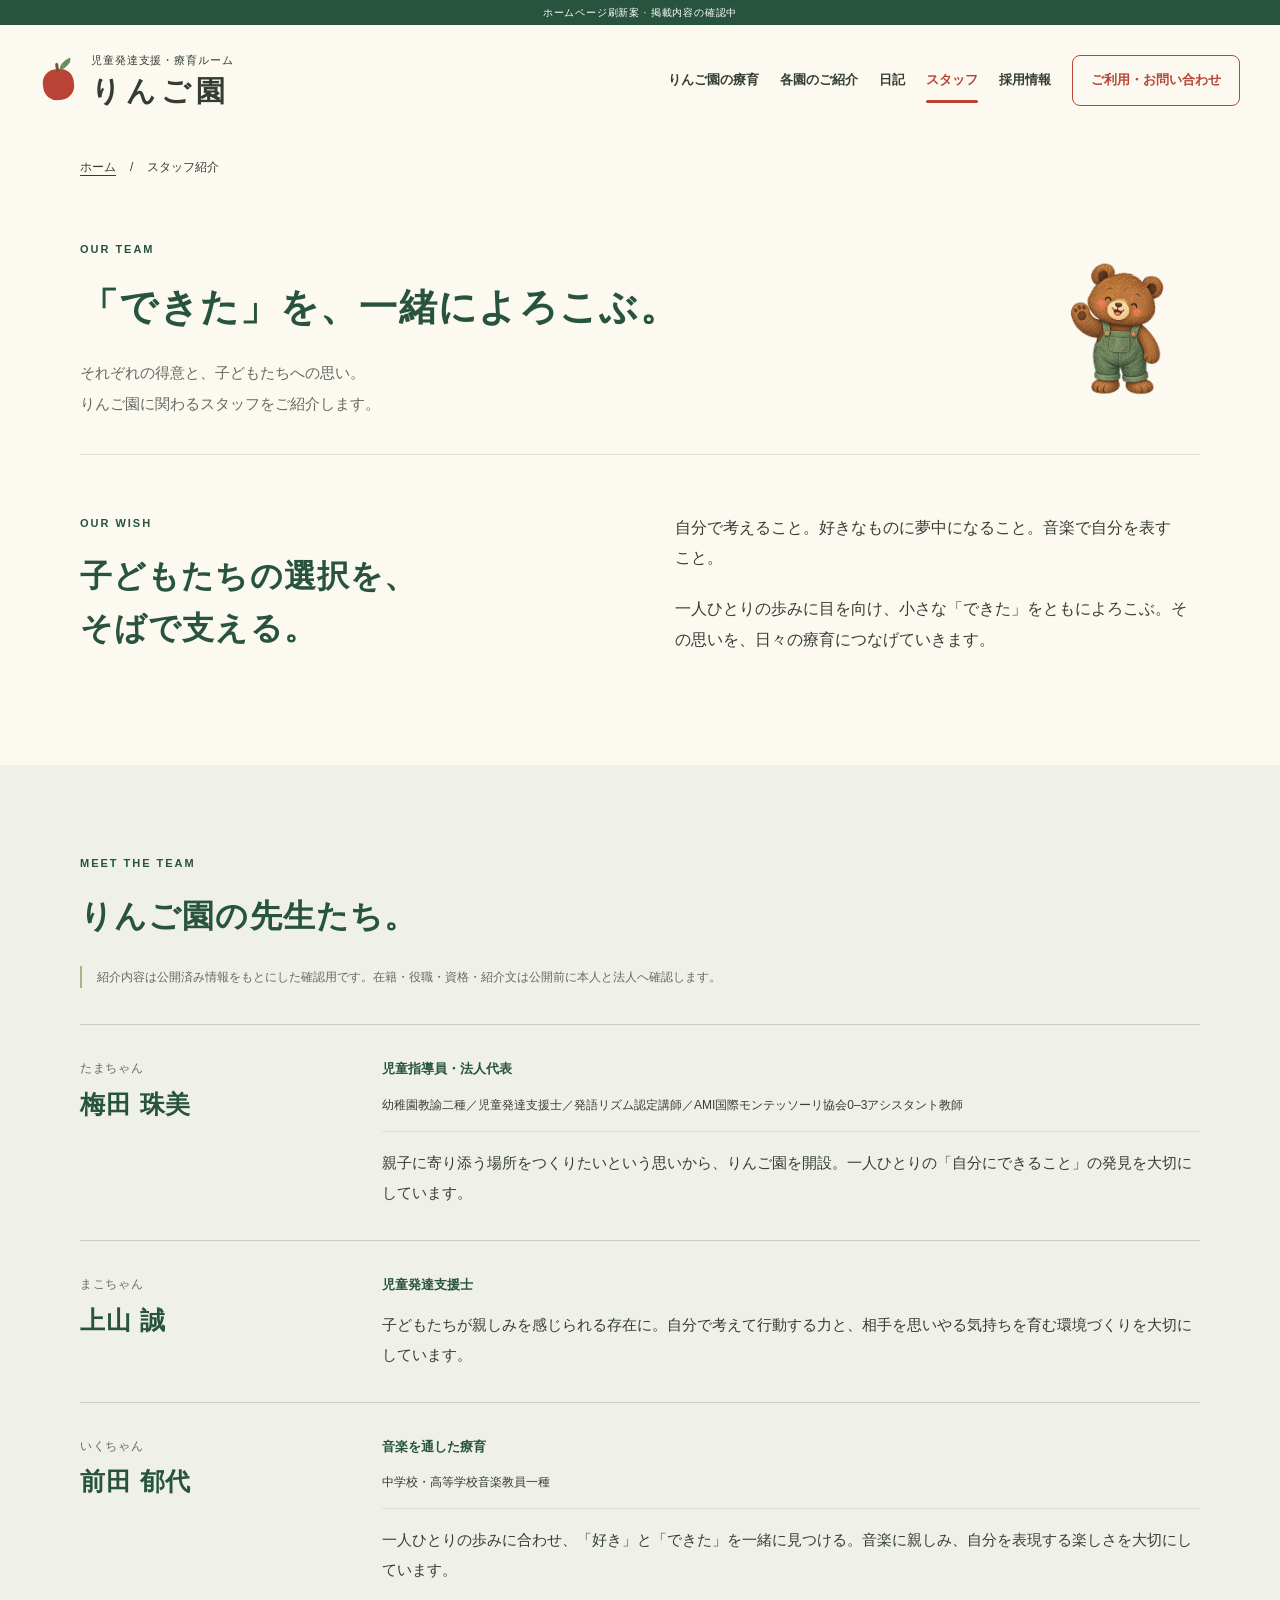
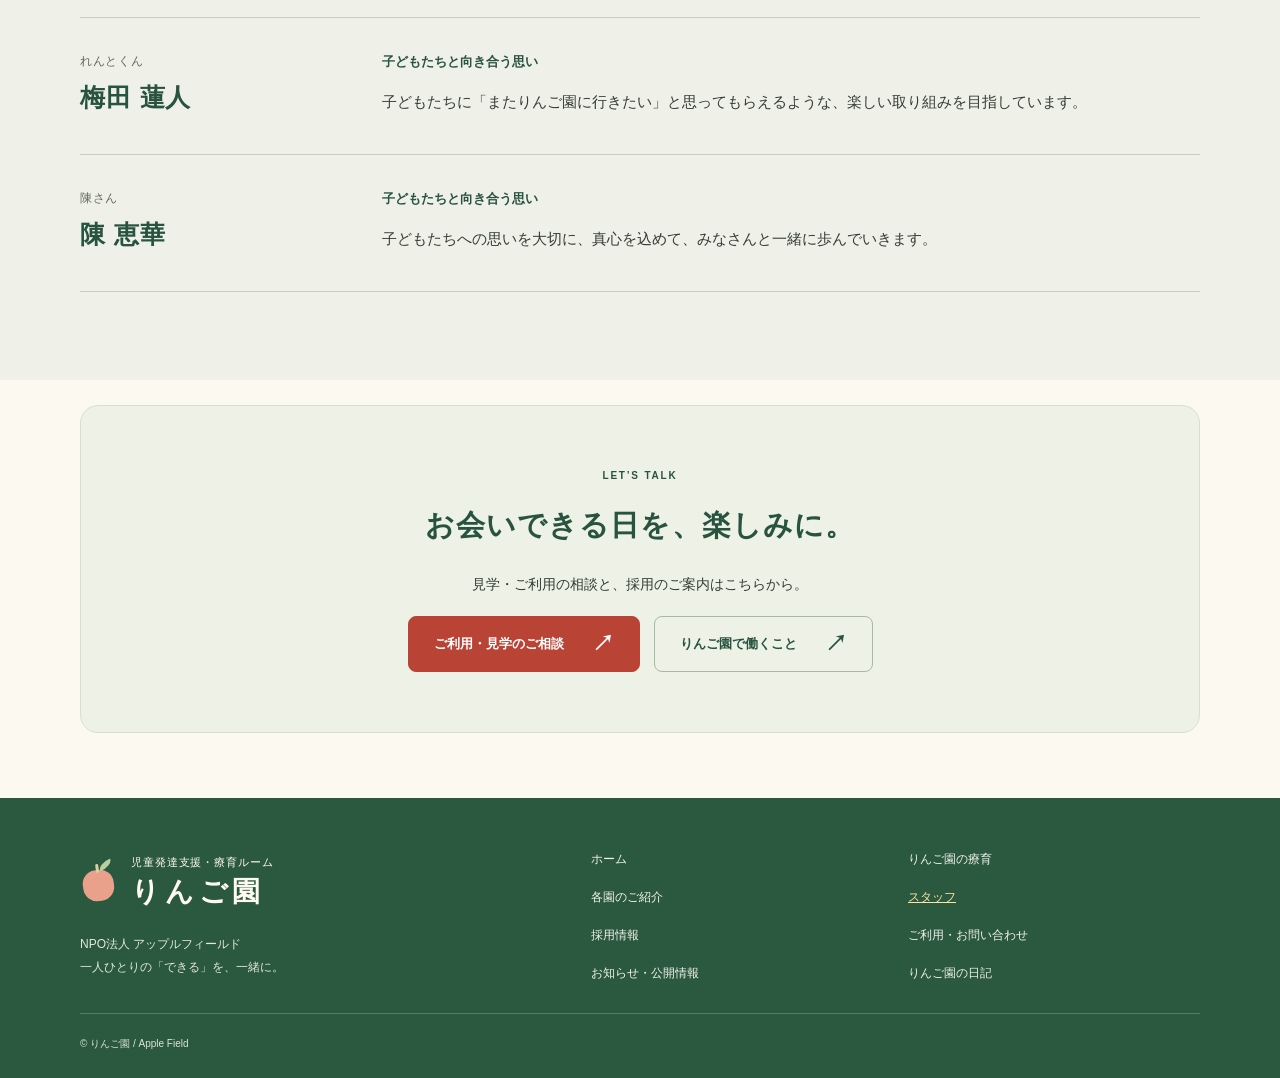
<file: staff.html>
<!doctype html>
<html lang="ja">
<head>
<meta charset="utf-8">
<meta name="viewport" content="width=device-width,initial-scale=1"><title>スタッフ紹介 | 療育ルーム りんご園</title>
<meta name="description" content="子どもの発達に関わるスタッフと、りんご園の療育への思いをご紹介します。">
<meta name="robots" content="noindex,nofollow">
<meta property="og:title" content="スタッフ紹介 | 療育ルーム りんご園">
<meta property="og:description" content="子どもの発達に関わるスタッフと、りんご園の療育への思いをご紹介します。">
<meta property="og:type" content="website">
<meta property="og:locale" content="ja_JP">
<link rel="stylesheet" href="style.css">
<link rel="stylesheet" href="blog.css">
<link rel="stylesheet" href="orchard-theme.css">
</head>
<body class="orchard-page orchard-staff"><a class="skip" href="#main">本文へ移動</a>
<div class="draft">ホームページ刷新案 · 掲載内容の確認中</div>
<header class="header"><a class="brand" href="index.html"><span class="brand-mark" aria-hidden="true">●</span><span><small>児童発達支援・療育ルーム</small><strong>りんご園</strong></span></a><button class="menu-toggle" aria-expanded="false" aria-controls="navigation">メニュー</button>
<nav id="navigation" aria-label="メインメニュー"><a href="care.html">りんご園の療育</a><a href="rooms.html">各園のご紹介</a><a href="blog.html">日記</a><a href="staff.html" aria-current="page">スタッフ</a><a href="recruit.html">採用情報</a><a href="contact.html">ご利用・お問い合わせ</a>
</nav>
</header>
<main id="main"><nav class="breadcrumb wrap" aria-label="現在位置"><a href="index.html">ホーム</a><span aria-hidden="true">/</span><span aria-current="page">スタッフ紹介</span></nav>

<section class="page-intro wrap bear-intro"><div class="bear-intro-copy"><p class="eyebrow">OUR TEAM</p><h1><span class="keep">「できた」を、</span><wbr><span class="keep">一緒によろこぶ。</span></h1><p class="lead">それぞれの得意と、子どもたちへの思い。<br>りんご園に関わるスタッフをご紹介します。</p></div><img class="bear-accent" src="assets/bear-wave.png" alt="" aria-hidden="true" width="1280" height="1280" decoding="async"></section>
<section class="section wrap compact two-column"><div><p class="eyebrow">OUR WISH</p><h2>子どもたちの選択を、<br>そばで支える。</h2></div><div><p>自分で考えること。好きなものに夢中になること。音楽で自分を表すこと。</p><p>一人ひとりの歩みに目を向け、小さな「できた」をともによろこぶ。その思いを、日々の療育につなげていきます。</p></div></section>
<section id="profiles" class="section tinted"><div class="wrap"><p class="eyebrow">MEET THE TEAM</p><h2>りんご園の先生たち。</h2><p class="note draft-note">紹介内容は公開済み情報をもとにした確認用です。在籍・役職・資格・紹介文は公開前に本人と法人へ確認します。</p><div class="staff-grid"><article class="staff-card"><div class="staff-card-top"><div><p class="staff-nickname">たまちゃん</p><h3>梅田 珠美</h3></div></div><div class="staff-story"><p class="staff-role">児童指導員・法人代表</p><p class="staff-qualifications">幼稚園教諭二種／児童発達支援士／発語リズム認定講師／AMI国際モンテッソーリ協会0–3アシスタント教師</p><p>親子に寄り添う場所をつくりたいという思いから、りんご園を開設。一人ひとりの「自分にできること」の発見を大切にしています。</p></div></article>
<article class="staff-card"><div class="staff-card-top"><div><p class="staff-nickname">まこちゃん</p><h3>上山 誠</h3></div></div><div class="staff-story"><p class="staff-role">児童発達支援士</p><p>子どもたちが親しみを感じられる存在に。自分で考えて行動する力と、相手を思いやる気持ちを育む環境づくりを大切にしています。</p></div></article>
<article class="staff-card"><div class="staff-card-top"><div><p class="staff-nickname">いくちゃん</p><h3>前田 郁代</h3></div></div><div class="staff-story"><p class="staff-role">音楽を通した療育</p><p class="staff-qualifications">中学校・高等学校音楽教員一種</p><p>一人ひとりの歩みに合わせ、「好き」と「できた」を一緒に見つける。音楽に親しみ、自分を表現する楽しさを大切にしています。</p></div></article>
<article class="staff-card"><div class="staff-card-top"><div><p class="staff-nickname">れんとくん</p><h3>梅田 蓮人</h3></div></div><div class="staff-story"><p class="staff-role">子どもたちと向き合う思い</p><p>子どもたちに「またりんご園に行きたい」と思ってもらえるような、楽しい取り組みを目指しています。</p></div></article>
<article class="staff-card"><div class="staff-card-top"><div><p class="staff-nickname">陳さん</p><h3>陳 恵華</h3></div></div><div class="staff-story"><p class="staff-role">子どもたちと向き合う思い</p><p>子どもたちへの思いを大切に、真心を込めて、みなさんと一緒に歩んでいきます。</p></div></article></div></div></section>
<section class="cta wrap"><p class="eyebrow">LET’S TALK</p><h2>お会いできる日を、楽しみに。</h2><p>見学・ご利用の相談と、採用のご案内はこちらから。</p><div class="actions"><a class="button" href="contact.html">ご利用・見学のご相談<span aria-hidden="true">↗</span></a><a class="button outline" href="recruit.html">りんご園で働くこと<span aria-hidden="true">↗</span></a></div></section>
</main>
<footer>
<div class="footer-inner">
<div class="brand"><span class="brand-mark" aria-hidden="true">●</span><span><small>児童発達支援・療育ルーム</small><strong>りんご園</strong></span>
</div>
<p>NPO法人 アップルフィールド<br>一人ひとりの「できる」を、一緒に。</p>
<nav class="footer-links" aria-label="フッターメニュー"><a href="index.html">ホーム</a><a href="care.html">りんご園の療育</a><a href="rooms.html">各園のご紹介</a><a href="staff.html" aria-current="page">スタッフ</a><a href="recruit.html">採用情報</a><a href="contact.html">ご利用・お問い合わせ</a><a href="news.html">お知らせ・公開情報</a>
<a href="blog.html">りんご園の日記</a></nav>
<p class="fine">© りんご園 / Apple Field</p>
</div>
</footer>
<script src="script.js" defer>
</script>
</body>
</html>
</file>
<file: style.css>
/* 共通設定：配色・文字・余白 */
:root{--cream:#fffaf0;--paper:#fffefb;--red:#bd4036;--red-dark:#98332e;--green:#315e49;--ink:#3d382f;--muted:#6d685e;--line:#e5ded0;--tint:#f4eddd;--radius:24px;--space:100px;--font:"Hiragino Maru Gothic ProN","Yu Gothic","Meiryo","Noto Sans CJK JP",sans-serif}*{box-sizing:border-box}html{scroll-behavior:smooth;scroll-padding-top:100px}body{margin:0;color:var(--ink);background:var(--cream);font:16px/1.95 var(--font);overflow-wrap:anywhere}a{color:inherit;text-decoration:none}button{font:inherit}a,button,summary{-webkit-tap-highlight-color:transparent}a:focus-visible,button:focus-visible,summary:focus-visible{outline:3px solid var(--green);outline-offset:5px}img{display:block;max-width:100%;object-fit:cover}p{margin:0 0 1.3em}h1,h2,h3{line-height:1.65;letter-spacing:.055em;margin:0 0 .7em;font-weight:700}h1{font-size:clamp(30px,3.1vw,47px)}h2{font-size:clamp(25px,2.2vw,34px)}h3{font-size:21px}.wrap{width:min(1160px,calc(100% - 80px));margin-inline:auto}.narrow{max-width:840px}.section{padding-block:var(--space)}.compact{padding-top:20px}.eyebrow{font-size:14px;letter-spacing:.16em;font-weight:700;color:var(--green);margin:0 0 16px}.draft{background:var(--green);color:white;text-align:center;font-size:12px;letter-spacing:.12em;padding:4px 12px}.header{max-width:1440px;margin:auto;padding:24px 40px;display:flex;align-items:center;justify-content:space-between;gap:24px}.brand{display:flex;align-items:center;gap:12px;flex-shrink:0}.brand-mark{font-size:55px;color:var(--red);line-height:1}.brand small{display:block;font-size:11px;letter-spacing:.08em}.brand strong{display:block;font-size:31px;letter-spacing:.17em;line-height:1.4}.header nav{display:flex;gap:25px;align-items:center}.header nav a{font-size:14px;font-weight:700;position:relative;padding:10px 0}.header nav a[aria-current]{color:var(--red)}.header nav a[aria-current]:after{content:"";position:absolute;height:3px;background:var(--red);bottom:0;left:0;right:0;border-radius:3px}.header nav a:last-child{padding:12px 19px;border:1px solid var(--red);border-radius:40px;color:var(--red)}.menu-toggle{display:none}.skip{position:absolute;top:-100px}.skip:focus{top:5px;left:8px;z-index:100;background:#fff;padding:10px}.hero{display:grid;grid-template-columns:1fr 1.12fr;align-items:center;padding-block:45px 50px;gap:8px}.hero h1{line-height:1.65;margin-bottom:24px;letter-spacing:.08em}.hero h1 em{font-style:normal;color:var(--red)}.hero-desc{line-height:2.1}.hero-note{font-size:12px;color:var(--muted);margin:14px 0 0}.hero-art{position:relative}.hero-art img{width:100%;height:auto;aspect-ratio:1.14;object-fit:contain;mix-blend-mode:multiply}.art-caption{font-size:17px;text-align:center;letter-spacing:.2em;color:var(--green);transform:rotate(-4deg);margin-top:-28px}.button{display:inline-flex;justify-content:center;align-items:center;gap:30px;border:1px solid var(--red);background:var(--red);color:#fff;padding:15px 27px;border-radius:50px;font-size:15px;font-weight:bold;transition:background .2s,transform .2s;line-height:1.6}.button:hover{background:var(--red-dark);transform:translateY(-2px)}.button span{font-size:22px;line-height:1}.button.outline{background:transparent;color:var(--red)}.button.outline:hover{background:#f9e9e1}.button.light{background:var(--cream);color:var(--green);border-color:var(--cream)}.entry{display:grid;grid-template-columns:1fr 1fr;border-block:1px solid var(--line);padding-block:24px}.entry>a{display:grid;grid-template-columns:1fr auto;align-items:center;padding:0 38px;position:relative}.entry>a+ a{border-left:1px solid var(--line)}.entry-label{font-size:14px;color:var(--muted)}.entry strong{font-size:23px;grid-column:1;letter-spacing:.04em}.circle-arrow{grid-column:2;grid-row:1/3;background:var(--red);color:#fff;width:46px;height:46px;display:grid;place-items:center;border-radius:50%;font-size:24px}.entry>a:nth-child(2) .circle-arrow{background:var(--green)}.entry>a:hover strong{color:var(--red)}.news-strip{display:flex;gap:24px;align-items:center;padding:24px 0;font-size:14px}.news-strip .eyebrow{margin:0}.news-strip time{color:var(--muted)}.news-strip a{flex:1}.news-strip a span{float:right}.about,.two-column{display:grid;grid-template-columns:1fr 1fr;gap:70px}.about p{line-height:2.25}.text-link{display:inline-block;color:var(--green);font-weight:700;border-bottom:1px solid var(--green);padding:3px 0;margin-top:12px;font-size:15px}.tinted{background:var(--tint);border-radius:64px 64px 0 0}.feature-grid{display:grid;grid-template-columns:repeat(3,1fr);gap:28px;margin-top:35px}.feature{min-width:0}.feature img{width:100%;aspect-ratio:1.22;height:auto;border-radius:45% 45% 18px 18px}.feature-text{padding:22px 3px 0}.number{color:var(--red);font:italic 27px Georgia,serif;letter-spacing:.08em}.feature h3{margin:8px 0 12px}.feature p{font-size:15px;line-height:1.9}.feature .catch{font-weight:bold;font-size:16px;margin-bottom:9px}.section-head{display:flex;justify-content:space-between;align-items:end;margin-bottom:35px;gap:20px}.room-grid{display:grid;grid-template-columns:repeat(3,1fr);gap:32px;margin-top:30px}.room{padding-top:24px;border-top:2px solid var(--green)}.room h3{font-size:23px}.room p{font-size:14px}.room .eyebrow{font-size:12px}.phone{font:27px/1.5 Georgia,serif;display:block;letter-spacing:.025em;color:var(--green)}.recruit-banner{background:var(--green);color:var(--cream);border-radius:28px 100px 28px 28px;padding:60px 70px;display:grid;grid-template-columns:1.2fr 1fr;gap:40px}.recruit-banner .eyebrow{color:#f3d5a2}.recruit-banner h2{font-size:36px}.recruit-words{align-self:center;font-size:clamp(27px,3.7vw,50px);line-height:2;letter-spacing:.08em;color:#e3dcb8;transform:rotate(-6deg)}.cta{text-align:center;padding-block:90px}.cta h2{font-size:31px}.actions{display:flex;justify-content:center;gap:18px;flex-wrap:wrap}.cta p{line-height:2}.page-intro{padding-block:65px 50px;border-bottom:1px solid var(--line);margin-bottom:45px}.page-intro h1{font-size:40px;color:var(--green)}.lead{max-width:780px;line-height:2.1}.soft-panel{background:var(--tint);border-radius:var(--radius);padding:35px}.pending{color:#795034!important;font-size:14px!important;line-height:1.9}.note{font-size:14px;color:var(--muted)}.specs{margin:30px 0 0}.specs>div{display:grid;grid-template-columns:180px 1fr;gap:25px;border-top:1px solid var(--line);padding:20px 0}.specs dt{font-weight:bold}.specs dd{margin:0}.faq{margin-top:30px;border-top:1px solid var(--line)}details{border-bottom:1px solid var(--line)}summary{list-style:none;display:flex;align-items:center;gap:18px;padding:24px 4px;cursor:pointer;font-weight:bold}summary::-webkit-details-marker{display:none}.q{color:var(--red);font:bold 23px Georgia,serif}.plus{margin-left:auto;color:var(--green);font-size:23px}details[open] .plus{transform:rotate(45deg)}.answer{padding:0 42px 25px;line-height:2}.photo-row{display:grid;grid-template-columns:repeat(3,1fr);gap:25px;margin-top:30px}.photo-row img{border-radius:20px;height:auto}.small-cta{padding:35px 0 70px}.news-item{padding:30px 0;border-bottom:1px solid var(--line)}.news-item h2{font-size:23px}.news-item time{font-size:14px;color:var(--muted)}footer{background:#eee7d8;padding:55px 0 25px}.footer-inner{width:min(1160px,calc(100% - 80px));margin:auto}.footer-inner>p{font-size:14px;margin:20px 0}.footer-links{display:flex;flex-wrap:wrap;gap:14px 30px;margin-block:30px}.footer-links a{font-size:14px}.fine{color:var(--muted);font-size:12px!important}
/* タブレットとスマートフォン */
@media(max-width:1100px){.header{padding:20px 30px;position:relative;flex-wrap:wrap}.menu-toggle{display:block;border:1px solid var(--green);border-radius:30px;color:var(--green);background:transparent;padding:10px 18px;font-size:14px}.header nav{display:none;width:100%;flex-direction:column;align-items:stretch;gap:6px;padding-top:15px}.header nav.open{display:flex}.header nav a{padding:12px}.header nav a:last-child{text-align:center}.hero h1{font-size:34px}.entry>a{padding-inline:20px}.entry strong{font-size:20px}.recruit-banner{padding:45px}.feature-grid{gap:22px}.room-grid{gap:22px}}
@media(max-width:700px){:root{--space:65px}.wrap,.footer-inner{width:calc(100% - 40px)}.draft{font-size:11px}.header{padding:18px 20px}.brand strong{font-size:27px}.brand small{font-size:10px}.brand-mark{font-size:44px}.hero{grid-template-columns:1fr;padding-top:30px;gap:0}.hero h1{font-size:34px}.hero-art img{max-height:350px;aspect-ratio:1.35}.hero-art{margin-top:20px}.art-caption{font-size:15px;margin-top:-15px}.hero-desc{font-size:15px}.entry{grid-template-columns:1fr;padding:0}.entry>a{padding:22px 4px}.entry>a+a{border-left:0;border-top:1px solid var(--line)}.entry strong{font-size:21px}.news-strip{display:grid;grid-template-columns:auto 1fr;gap:5px 18px;padding-block:22px}.news-strip a{grid-column:1/-1}.about,.two-column{grid-template-columns:1fr;gap:24px}.about br{display:none}.feature-grid,.room-grid{grid-template-columns:1fr;gap:36px}.feature img{max-height:330px;aspect-ratio:1.4}.feature-text{padding-top:18px}.tinted{border-radius:32px 32px 0 0}.section-head{display:block}.section-head .text-link{margin:0}.room-grid{gap:25px}.room p{font-size:15px}.recruit-banner{padding:35px 25px;border-radius:25px 65px 25px 25px;grid-template-columns:1fr;gap:0}.recruit-banner h2{font-size:28px}.recruit-words{display:none}.cta{padding-block:65px}.cta h2{font-size:25px}.actions{flex-direction:column;align-items:center}.page-intro{padding-block:35px 30px;margin-bottom:35px}.page-intro h1{font-size:30px}.lead br{display:none}.specs>div{grid-template-columns:1fr;gap:5px;padding:17px 0}.specs dd{font-size:15px}.soft-panel{padding:25px}.answer{padding-left:8px;padding-right:8px}.photo-row{gap:10px}.photo-row img{border-radius:10px}.footer-links{gap:12px 20px}summary{font-size:15px;gap:10px}.button{max-width:100%}footer{padding-top:35px}}
@media(prefers-reduced-motion:reduce){html{scroll-behavior:auto}*{transition:none!important}}

/* ３本の柱は文章で紹介し、活動写真は別のギャラリーに掲載 */
.feature{border-top:1px solid #c9beaa;padding-top:8px}.number{font-size:40px}.feature h3{font-size:23px}

.hero-art img{border-radius:45% 45% 25% 25%} .footer-links [aria-current="page"]{color:var(--red);text-decoration:underline}
@media(max-width:700px){.hero h1{font-size:clamp(23px,6.9vw,30px);letter-spacing:.04em}.hero-art img{max-height:280px}}

/* 絵本のクマを、一般ページの案内に添える */
.bear-accent{display:block;width:144px;height:auto;object-fit:contain;pointer-events:none;user-select:none}
.about .bear-accent{width:150px;margin:24px 0 0 16px}
.bear-intro{display:grid;grid-template-columns:minmax(0,1fr) 164px;gap:32px;align-items:center}
.bear-intro-copy{min-width:0}
.bear-intro .bear-accent{width:164px;justify-self:end}
.bear-cta>.bear-accent{width:118px;margin:0 auto 20px}
@media(max-width:700px){.bear-intro{grid-template-columns:minmax(0,1fr) 76px;gap:12px}.bear-intro .bear-accent{width:76px;align-self:start;margin-top:24px}.bear-intro h1{font-size:clamp(24px,6vw,30px)}.about .bear-accent{width:100px;margin:16px 0 0}.bear-cta>.bear-accent{width:96px;margin-bottom:16px}}
/* スタッフ・採用・移行した公開資料 */
.staff-grid{display:grid;grid-template-columns:repeat(3,minmax(0,1fr));gap:24px;margin-top:32px}
.staff-card{padding:30px;background:var(--paper);border:1px solid var(--line);border-radius:24px}
.staff-card-top{display:flex;align-items:center;gap:16px;margin-bottom:22px}
.staff-monogram{display:grid;place-items:center;width:62px;height:62px;flex-shrink:0;border-radius:50% 45% 48% 40%;background:#eee5d1;color:var(--green);font-size:25px}
.staff-nickname{font-size:13px;color:var(--muted);margin:0}.staff-card h3{font-size:22px;margin:2px 0 0}.staff-card p{font-size:15px}.staff-role{font-weight:bold;color:var(--green);margin-bottom:12px}.staff-qualifications{font-size:12px!important;line-height:1.9;padding-bottom:18px;border-bottom:1px solid var(--line)}
.staff-card>p:last-child,.work-card>p:last-child{margin-bottom:0}.draft-note{border-left:3px solid #bca37a;padding-left:15px;max-width:800px}
.recruit-intro{padding-bottom:42px}.page-links{display:flex;gap:12px 28px;flex-wrap:wrap;margin-top:30px;font-size:14px;font-weight:bold;color:var(--green)}.page-links a{border-bottom:1px solid var(--line);padding-bottom:7px}
.work-grid{display:grid;grid-template-columns:repeat(3,minmax(0,1fr));gap:30px}.work-card{border-top:1px solid var(--line);padding-top:20px}.work-card h3{font-size:21px;margin-top:12px}.work-card p{font-size:15px}.work-note{border-left:2px solid var(--green);padding:15px 0 15px 30px;align-self:center}
.document-list{padding:0;list-style:none;margin-top:25px}.document-list li{border-bottom:1px solid var(--line)}.document-list a{display:flex;align-items:center;justify-content:space-between;gap:20px;padding:18px 0}.document-list small{display:block;color:var(--muted);font-size:12px}.document-type{flex-shrink:0;font-size:12px;color:var(--green)}
.bear-accent{transform-origin:50% 85%}.button span,.circle-arrow,.plus{transition:transform .25s ease}.button:hover span,.button:focus-visible span{transform:translate(2px,-2px)}.entry>a:hover .circle-arrow{transform:rotate(8deg)}.staff-card{transition:box-shadow .25s ease}.document-list a:hover{color:var(--green)}
@media(hover:hover){.staff-card:hover{box-shadow:0 8px 24px #315e490c}}
@media(max-width:1000px){.staff-grid{grid-template-columns:repeat(2,minmax(0,1fr))}}
@media(max-width:700px){.staff-grid,.work-grid{grid-template-columns:1fr;gap:22px}.staff-card{padding:24px}.work-note{padding-left:22px}.document-list a{align-items:flex-start;gap:12px}.document-type{font-size:11px}.page-links{gap:12px 18px}}
@media(prefers-reduced-motion:reduce){*,*::before,*::after{animation:none!important;transition:none!important}html{scroll-behavior:auto}}
</file>
<file: blog.css>
.blog-toolbar{display:flex;align-items:center;justify-content:space-between;gap:20px;margin-bottom:32px;flex-wrap:wrap}
.blog-filters{display:flex;gap:10px;flex-wrap:wrap}.blog-filters button{border:1px solid var(--line);border-radius:30px;background:transparent;color:var(--green);padding:8px 20px;cursor:pointer;font-size:14px}.blog-filters button[aria-pressed=true]{background:var(--green);color:var(--paper);border-color:var(--green)}.blog-count{font-size:13px;color:var(--muted);margin:0}
.blog-list{display:grid;gap:30px}.blog-card{border:1px solid var(--line);background:var(--paper);border-radius:28px;overflow:hidden}.blog-card-link{display:grid;grid-template-columns:1fr 1.05fr;align-items:center}.blog-card-copy{padding:36px}.blog-card h2{font-size:clamp(23px,2.4vw,31px);margin:18px 0}.blog-card p{font-size:15px}.blog-card .text-link{margin-top:0}.blog-cover{width:100%;height:auto;aspect-ratio:1.5;object-fit:cover;background:#faf4e7}.blog-card .blog-cover{height:100%;min-height:330px}.blog-cover-character{object-fit:contain;padding:30px;max-height:460px}.blog-meta{display:flex;gap:10px 16px;align-items:center;flex-wrap:wrap;font-size:13px;color:var(--muted)}.blog-category{color:var(--green);font-weight:bold}.sample-label{background:#eee5d1;color:#795034;padding:2px 10px;border-radius:6px;font-size:11px}.blog-empty{border:1px dashed var(--line);border-radius:20px;text-align:center;padding:60px 25px;color:var(--muted)}
.blog-article{max-width:800px;margin:auto}.blog-article>h1{margin:22px 0;font-size:clamp(27px,3.2vw,42px);line-height:1.65}.blog-lead{font-size:17px;line-height:2.1}.sample-notice{background:#f4eddd;border-left:3px solid #b79b65;padding:16px 20px;font-size:13px;line-height:1.9}.blog-figure{margin:32px 0 45px}.blog-figure img{border-radius:24px}.blog-figure figcaption{font-size:12px;color:var(--muted);text-align:center;margin-top:10px}.blog-body h2{font-size:25px;margin-top:46px;padding-left:18px;border-left:3px solid var(--green)}.blog-body p{line-height:2.25;white-space:pre-line}.blog-back{margin-top:50px;padding-top:30px;border-top:1px solid var(--line)}.breadcrumb{font-size:13px;display:flex;gap:14px;flex-wrap:wrap;margin:25px auto 40px}.breadcrumb a{text-decoration:underline;text-underline-offset:4px}.blog-home{padding-top:80px}.blog-noscript{padding:25px;background:var(--tint)}
.editor-intro{padding-block:45px 25px}.editor-intro h1{font-size:34px;color:var(--green)}.editor-note{background:var(--tint);padding:18px 24px;border-radius:16px;font-size:14px}.editor-layout{display:grid;grid-template-columns:minmax(0,1fr) minmax(0,1fr);gap:35px;align-items:start;margin-bottom:70px}.editor-panel{background:var(--paper);border:1px solid var(--line);padding:28px;border-radius:24px}.editor-panel h2{font-size:22px}.editor-tools{display:flex;gap:12px;align-items:end;margin-bottom:24px}.editor-tools>label{flex:1}.editor-panel label,.editor-panel .field-label{display:block;font-weight:bold;font-size:14px}.editor-panel input:not([type=checkbox]),.editor-panel select,.editor-panel textarea{display:block;width:100%;border:1px solid #bfb7a8;border-radius:10px;background:white;color:var(--ink);font:inherit;font-size:15px;padding:11px 13px;margin-top:7px}.editor-panel textarea{resize:vertical;line-height:1.9}.editor-field{margin-bottom:22px}.editor-field small{font-weight:normal;display:block;color:var(--muted);margin-top:5px;font-size:12px}.editor-row{display:grid;grid-template-columns:1fr 1fr;gap:18px}.editor-panel .editor-check{display:flex;gap:10px;align-items:center;font-weight:normal}.editor-check input{width:19px;height:19px;accent-color:var(--green)}.editor-buttons{display:flex;gap:12px;flex-wrap:wrap}.editor-buttons .button{cursor:pointer;font-size:14px;padding:13px 20px}.editor-secondary{border:1px solid var(--line);background:transparent;color:var(--green);border-radius:10px;padding:10px 14px;font-size:13px;cursor:pointer;white-space:nowrap}.editor-status{font-size:14px;color:var(--green);padding:16px 0;margin:0;min-height:65px}.editor-preview-label{font-size:12px;letter-spacing:.12em;color:var(--muted);margin-bottom:24px}.editor-preview h1{font-size:27px}.editor-preview .blog-body h2{font-size:22px}.editor-preview .blog-figure{margin-block:24px}.editor-guide{font-size:14px}.editor-guide ol{padding-left:22px}.editor-guide details{margin-top:20px}.editor-guide summary{padding:15px 0}.editor-guide li{margin-bottom:8px}.editor-backup{display:flex;gap:12px;flex-wrap:wrap;align-items:center;margin-top:24px;padding-top:20px;border-top:1px solid var(--line)}.editor-backup label{font-weight:normal}.editor-backup input[type=file]{font-size:12px;padding:8px}.editor-panel :focus-visible{outline:3px solid var(--green);outline-offset:3px}.editor-panel [required]+small{color:var(--muted)}
@media(hover:hover){.blog-card{transition:box-shadow .25s ease}.blog-card:hover{box-shadow:0 10px 30px #315e4910}.blog-card:hover h2{color:var(--green)}}
@media(max-width:1100px){.editor-layout{grid-template-columns:1fr}.editor-preview{max-width:800px;margin:auto}.header nav{gap:6px}}
@media(min-width:1101px){.header nav{gap:16px}.header nav a{font-size:13px}}
@media(max-width:700px){.blog-card-link{grid-template-columns:1fr}.blog-card-copy{padding:25px}.blog-card .blog-cover{height:auto;min-height:0;aspect-ratio:1.5}.blog-article>h1{font-size:27px}.blog-body h2{font-size:22px}.blog-lead{font-size:16px}.editor-panel{padding:22px}.editor-row{grid-template-columns:1fr;gap:0}.editor-intro h1{font-size:28px}.editor-tools{flex-wrap:wrap}.editor-tools>label{flex-basis:100%}.editor-buttons{flex-direction:column}.editor-buttons .button{width:100%}.blog-filters{gap:8px}.blog-filters button{padding:7px 13px}.blog-home{padding-top:60px}}
@media(prefers-reduced-motion:reduce){.blog-card{transition:none}}
</file>
<file: orchard-theme.css>
/* りんご園 — 深緑、生成り、りんごの赤。装飾よりも内容が伝わる設計。 */
.orchard-page {
  --cream: #fcf9f1; --paper: #fffefa; --green: #28533f;
  --red: #b94436; --red-dark: #94392e; --ink: #343d34;
  --muted: #626b60; --line: #dce0d2; --tint: #eef1e6;
  --radius: 16px; --space: 88px;
  background: var(--cream); color: var(--ink); line-height: 1.9;
}
.orchard-page h1,.orchard-page h2,.orchard-page h3 { letter-spacing: .035em; text-wrap: pretty; }
.orchard-page h2 { color: var(--green); font-size: clamp(25px,2.5vw,34px); }
.orchard-page p { text-wrap: pretty; }
.orchard-page .keep { white-space: nowrap; }
.orchard-page .wrap,.orchard-page .footer-inner { width: min(1120px,calc(100% - 80px)); }
.orchard-page .narrow { max-width: 820px; }
.orchard-page .eyebrow { font-size: 11px; letter-spacing: .18em; margin-bottom: 16px; }
.orchard-page .draft { background: var(--green); font-size: 10px; letter-spacing: .08em; padding: 3px 12px; }
.orchard-page .header { background: var(--cream); padding: 25px 40px; }
.orchard-page .brand { gap: 14px; }
.orchard-page .brand strong { font-size: 29px; }
.orchard-page .brand-mark { font-size: 0; position: relative; width: 31px; height: 31px; flex: 0 0 31px; border-radius: 43% 44% 45% 45%; background: var(--red); transform: rotate(-8deg); margin: 7px 3px 0; }
.orchard-page .brand-mark::before { content: ""; position: absolute; width: 14px; height: 8px; left: 18px; top: -8px; background: #69905b; border-radius: 100% 0 100% 0; transform: rotate(-15deg); }
.orchard-page .brand-mark::after { content: ""; position: absolute; width: 3px; height: 9px; left: 15px; top: -6px; background: #795336; border-radius: 2px; }
.orchard-page .header nav { gap: 21px; }
.orchard-page .header nav a { font-size: 13px; }
.orchard-page .header nav a:last-child { border-radius: 8px; padding: 12px 18px; }
.orchard-page .header nav a:last-child[aria-current]::after { display: none; }
.orchard-page .button { border-radius: 8px; padding: 16px 25px; font-size: 14px; gap: 28px; box-shadow: none; min-height: 54px; }
.orchard-page .button.outline { border-color: #a8b9a5; color: var(--green); }
.orchard-page .button.outline:hover { background: #eef1e6; }
.orchard-page .button.light { color: var(--green); background: var(--cream); }
.orchard-page .button.light:hover { background: #fff; }
.orchard-page .text-link { font-size: 14px; border-bottom-color: #b6c5b2; padding-bottom: 5px; }
.orchard-page a:focus-visible,.orchard-page button:focus-visible,.orchard-page summary:focus-visible { outline: 3px solid var(--red); outline-offset: 5px; }
.orchard-page .tinted { background: var(--tint); border-radius: 0; }
.orchard-page .section-head { align-items: center; margin-bottom: 34px; }
.orchard-page .section-head h2 { margin-bottom: 0; }
.orchard-page .number { font: 500 21px/1.4 Georgia,serif; letter-spacing: .06em; color: var(--red); }
.orchard-page .note,.orchard-page .fine { color: var(--muted); }
.orchard-page .pending { font-size: 12px!important; color: #6b695c!important; }
.orchard-page .draft-note { border-left: 2px solid #b6ad89; padding-left: 15px; font-size: 12px; }

/* トップ: 一枚の絵を主役に。 */
.hero-stage { background: radial-gradient(ellipse at 88% 10%,#f6d994,transparent 48%),linear-gradient(110deg,#fff3d0,#eeeccf); border-radius: 0 0 44px 44px; overflow: hidden; }
.orchard-home .hero { grid-template-columns: .95fr 1.13fr; gap: 48px; padding-block: 62px 34px; }
.orchard-home .hero h1 { color: var(--green); font-size: clamp(36px,3.6vw,49px); line-height: 1.5; letter-spacing: .035em; }
.orchard-home .hero-opening { font-size: clamp(24px,2.3vw,32px); white-space: nowrap; }
.orchard-home .hero h1 em { background: linear-gradient(transparent 83%,#e7bb58 83%); padding-bottom: 3px; }
.orchard-home .hero .eyebrow { letter-spacing: .05em; font-size: 12px; display: inline-flex; align-items: center; gap: 9px; }
.orchard-home .hero .eyebrow::before { content: ""; width: 6px; height: 6px; background: var(--red); border-radius: 50%; }
.orchard-home .hero-desc { font-size: 15px; margin-top: 25px; }
.orchard-home .hero-art { position: relative; margin: 0; }
.orchard-home .hero-art>img { width: 100%; height: auto; aspect-ratio: 1.06; max-height: none; object-fit: cover; object-position: 50% 60%; border-radius: 46% 46% 18px 18px; border: 7px solid #fffaf0; mix-blend-mode: normal; }
.orchard-home .art-caption { transform: none; margin: 14px 0 0; font-size: 12px; letter-spacing: .16em; }
.orchard-ribbon { display: flex; justify-content: center; gap: 30px; padding: 18px 20px 24px; font-size: 12px; letter-spacing: .15em; color: var(--green); }
.orchard-ribbon span+span::before { content: "・"; margin-right: 30px; color: #ab8e55; }
.orchard-home .entry { border: 0; gap: 26px; padding: 30px 0 0; }
.orchard-home .entry>a { padding: 22px 0; border: 0; border-bottom: 1px solid var(--line); }
.orchard-home .entry>a+a { border-left: 0; padding-left: 26px; }
.orchard-home .entry-label { font-size: 12px; }
.orchard-home .entry strong { font-size: 20px; }
.orchard-home .circle-arrow { background: none; border: 1px solid #b5c1ae; color: var(--green); width: 42px; height: 42px; font-size: 20px; }
.orchard-home .news-strip { border-bottom: 1px solid var(--line); gap: 20px; font-size: 13px; padding-block: 24px; }
.orchard-home .news-strip .eyebrow { margin: 0; font-size: 12px; }
.orchard-home .about { align-items: center; gap: 80px; }
.orchard-home .about p { line-height: 2.2; }
.wish-art { display: flex; align-items: flex-end; max-width: 290px; height: 165px; margin-top: 25px; }
.wish-art .orchard-tree { width: 170px; height: 165px; object-fit: contain; }
.orchard-home .wish-art .bear-accent { width: 115px; margin: 0 0 0 -20px; }

/* 療育: 同じ紙色のカード、意味のある小さな挿絵。 */
.care-summary { position: relative; border-block: 1px solid #e0e4d7; }
.care-heading { display: flex; justify-content: space-between; align-items: end; gap: 30px; }
.care-heading h2 { margin: 0; }
.care-heading>p { max-width: 310px; color: var(--muted); font-size: 14px; margin: 0; }
.orchard-page .feature-grid { gap: 24px; margin-top: 38px; }
.orchard-page .feature { min-width: 0; position: relative; display: flex; flex-direction: column; background: var(--paper); padding: 30px; border: 1px solid #dce1d2; border-radius: 16px; box-shadow: none; }
.orchard-page .feature .therapy-icon { width: 78px; height: 78px; aspect-ratio: 1; object-fit: contain; border-radius: 0; margin-bottom: 20px; }
.orchard-page .feature .number { position: absolute; right: 27px; top: 32px; font-size: 18px; color: #8d7960; }
.orchard-page .feature-text { padding: 0; display: flex; flex-direction: column; flex: 1; }
.orchard-page .feature h3 { font-size: 20px; margin: 0 0 12px; color: var(--green); }
.orchard-page .feature .catch { font-size: 14px; font-weight: 700; margin-bottom: 10px; }
.orchard-page .feature p { font-size: 14px; }
.orchard-page .feature p:last-child { margin-bottom: 0; }
.orchard-page .feature .text-link { font-size: 12px; margin-top: auto; padding-top: 12px; align-self: flex-start; }
.care-section-link { text-align: center; margin-top: 28px; }
.therapy-index { display: flex; flex-wrap: wrap; gap: 10px 26px; padding-top: 15px; font-size: 13px; }
.therapy-index a { border-bottom: 1px solid #b7c5af; padding-bottom: 5px; }
.therapy-list { padding-top: 0!important; }
.therapy-detail { display: grid; grid-template-columns: 190px minmax(0,1fr); gap: 52px; padding: 44px 0; border-bottom: 1px solid var(--line); scroll-margin-top: 30px; }
.therapy-detail:first-child { border-top: 0; padding-top: 15px; }
.therapy-art { display: flex; align-items: center; justify-content: center; gap: 22px; background: #eff1e7; border-radius: 14px; min-height: 170px; }
.therapy-art img { width: 100px; height: 100px; }
.therapy-detail h2 { font-size: 26px; margin-bottom: 12px; }
.therapy-detail .catch { color: var(--green); font-size: 16px; font-weight: 700; margin-bottom: 10px; }
.therapy-detail p:last-child { font-size: 15px; max-width: 650px; margin: 0; }
.activity-gallery { padding-top: 0!important; }
.activity-gallery .photo-row { gap: 24px; }
.activity-gallery figure { margin: 0; }
.activity-gallery img { width: 100%; aspect-ratio: 1.15; object-fit: cover; border-radius: 13px; }
.activity-gallery figcaption { margin-top: 14px; font-size: 13px; color: var(--muted); }
.activity-gallery figcaption span { font: 16px Georgia,serif; color: #ab8b5c; margin-right: 12px; }

/* 各ページの扉。大きな色面を繰り返さず、見出しと小さな案内役を置く。 */
.orchard-page .page-intro { margin-top: 10px; margin-bottom: 38px; padding: 30px 0 34px; border: 0; border-bottom: 1px solid var(--line); border-radius: 0; background: none; }
.orchard-page .page-intro h1 { color: var(--green); font-size: clamp(29px,3vw,40px); line-height: 1.6; margin-bottom: 19px; }
.orchard-page .page-intro .lead { font-size: 15px; max-width: 760px; margin-bottom: 0; }
.orchard-page .bear-intro { grid-template-columns: minmax(0,1fr) 160px; gap: 40px; }
.orchard-page .bear-intro>.bear-accent { width: 136px; margin: 0 12px 0 0; }
.orchard-rooms .page-intro>.bear-accent { width: 154px; height: 162px; }
.orchard-news .page-intro { padding-block: 35px; }
.orchard-news .page-intro>.bear-accent { width: 103px; }
.orchard-blog .page-intro { padding-block: 40px; }
.orchard-blog .page-intro>.bear-accent { width: 150px; }
.orchard-page .lead { color: var(--muted); }

/* 園の情報: 色分けに頼らず、名称と所在地で見分ける。 */
.orchard-page .room-grid { gap: 24px; }
.orchard-page .room { background: transparent; border: 0; border-top: 1px solid #9eb197; border-radius: 0; padding: 25px 0 0; display: flex; flex-direction: column; align-items: start; box-shadow: none; }
.orchard-page .room h3 { font-size: 22px; color: var(--green); }
.orchard-page .room .eyebrow { font-size: 10px; color: #707963; }
.orchard-page .room p { font-size: 13px; }
.orchard-page .room .phone { font-family: var(--font); font-size: 22px; font-weight: 600; letter-spacing: .015em; margin-top: auto; }
.orchard-page .room .text-link { font-size: 13px; }
.room-directory { display: grid; gap: 0; padding-top: 0!important; }
.room-profile { display: grid; grid-template-columns: 90px 1fr 1fr; column-gap: 30px; padding: 40px 0; border-bottom: 1px solid var(--line); align-items: start; scroll-margin-top: 25px; }
.room-profile:first-child { border-top: 0; padding-top: 15px; }
.room-index { font: 52px/1.2 Georgia,serif; color: #acb89f; }
.room-profile .eyebrow { margin-bottom: 10px; font-size: 11px; }
.room-profile h2 { font-size: 27px; }
.room-profile-address p { font-size: 14px; margin-bottom: 12px; }
.room-profile .phone { font: 600 23px/1.6 var(--font); margin-block: 12px; }
.room-profile .pending { grid-column: 2 / -1; margin: 13px 0 0; }
.room-profile .text-link { margin: 0; }
.room-note { display: grid; grid-template-columns: 1fr auto; gap: 24px; align-items: center; padding: 32px 36px; background: var(--tint); border-radius: 14px; margin-bottom: 30px; }
.room-note h2 { font-size: 23px; }
.room-note p { margin: 0; font-size: 14px; }

/* スタッフ: 名前と紹介を読みやすく、人物像を架空の絵で補わない。 */
.orchard-staff .staff-grid { display: block; margin-top: 36px; }
.orchard-staff .staff-card { display: grid; grid-template-columns: 250px 1fr; gap: 52px; border: 0; border-top: 1px solid #c5cfbd; border-radius: 0; padding: 32px 0; background: none; box-shadow: none; }
.orchard-staff .staff-card:last-child { border-bottom: 1px solid #c5cfbd; }
.orchard-staff .staff-card-top { gap: 0; margin: 0; align-items: start; }
.orchard-staff .staff-card h3 { color: var(--green); font-size: 25px; margin: 4px 0; }
.orchard-staff .staff-nickname { font-size: 12px; letter-spacing: .06em; }
.orchard-staff .staff-role { font-size: 13px; font-weight: 600; margin-bottom: 12px; }
.orchard-staff .staff-qualifications { font-size: 12px!important; padding-bottom: 14px; margin-bottom: 16px; line-height: 1.9; }
.orchard-staff .staff-story>p:last-child { margin: 0; line-height: 2; }
.orchard-staff #profiles { background: #eff1e8; }

/* 採用: 実際の療育写真と、落ち着いた情報の組み方。 */
.orchard-recruit .recruit-intro { display: grid; grid-template-columns: 1.1fr 1fr; align-items: center; gap: 52px; padding-bottom: 50px; }
.recruit-photo { margin: 0; position: relative; }
.recruit-photo img { width: 100%; height: auto; aspect-ratio: 1.2; object-fit: cover; border-radius: 80px 14px 14px 14px; }
.recruit-photo figcaption { font-size: 11px; color: var(--muted); margin-top: 12px; }
.orchard-recruit .page-links { gap: 18px; margin-top: 24px; font-size: 12px; }
.orchard-recruit .work-card { padding-top: 24px; }
.orchard-recruit .work-card h3 { font-size: 19px; color: var(--green); }
.orchard-recruit .work-note { border-color: #b6c5a8; }
.orchard-recruit .specs>div { grid-template-columns: 160px 1fr; padding-block: 22px; }
.orchard-recruit .specs dt { color: var(--green); font-size: 14px; }
.orchard-recruit .specs dd { font-size: 14px; }
.orchard-home .recruit-banner { border-radius: 18px; padding: 55px 58px; grid-template-columns: 1.15fr 1fr; gap: 40px; }
.orchard-home .recruit-banner h2 { color: var(--cream); font-size: 31px; }
.orchard-home .recruit-banner p { font-size: 14px; }
.orchard-home .recruit-words { transform: none; font-size: 33px; color: #d6dfc5; line-height: 2; border-left: 1px solid #7f977a; padding-left: 45px; }

/* 相談: 電話と園名をひとつのまとまりに。 */
.contact-list { display: grid; margin-top: 30px; }
.contact-row { display: grid; grid-template-columns: 1fr auto; gap: 25px; align-items: center; border-top: 1px solid var(--line); padding: 27px 0; }
.contact-row:last-child { border-bottom: 1px solid var(--line); }
.contact-row h3 { color: var(--green); font-size: 23px; margin-bottom: 6px; }
.contact-row p { font-size: 13px; margin-bottom: 0; }
.contact-row .eyebrow { margin-bottom: 8px; font-size: 10px; }
.contact-action { display: flex; align-items: center; gap: 25px; }
.contact-action .phone { font: 600 23px/1.5 var(--font); border: 1px solid #abc0a5; border-radius: 9px; padding: 14px 22px; }
.contact-action .phone span { display: block; font: 500 10px/1.6 var(--font); letter-spacing: .06em; }
.contact-action .text-link { font-size: 12px; margin: 0; white-space: nowrap; }
.consultation-note { display: grid; grid-template-columns: 130px 1fr; gap: 32px; align-items: center; padding: 38px; margin-block: 0 65px; background: var(--tint); border-radius: 15px; }
.consultation-note img { width: 100px; margin-inline: auto; }
.consultation-note h2 { font-size: 25px; }
.consultation-note p { font-size: 14px; margin-bottom: 8px; }
.consultation-note p:last-child { margin-bottom: 0; }
.orchard-page .faq { margin-top: 32px; }
.orchard-page summary { padding-block: 24px; font-size: 15px; }
.orchard-page .q { font-size: 19px; }
.orchard-page .answer { font-size: 14px; padding-left: 40px; }
.orchard-contact .small-cta { display: grid; grid-template-columns: 1fr auto; align-items: center; gap: 25px; padding: 30px 0 60px; }
.orchard-contact .small-cta h2 { font-size: 22px; }
.orchard-contact .small-cta p { font-size: 14px; margin: 0; }

/* お知らせと公開資料。 */
.orchard-news .news-item { display: grid; grid-template-columns: 125px 1fr; column-gap: 35px; padding-block: 32px; }
.orchard-news .news-item time { font-size: 12px; grid-row: 1 / 5; padding-top: 5px; color: var(--green); }
.orchard-news .news-item h2 { font-size: 22px; }
.orchard-news .news-item p { font-size: 14px; }
.orchard-news .news-item .text-link { justify-self: start; margin: 0; }
.orchard-news .news-item.documents { display: block; background: var(--paper); border: 1px solid var(--line); border-radius: 14px; padding: 30px; margin-top: 38px; }
.orchard-news .document-list a { font-size: 14px; }
.orchard-news .document-type { border: 1px solid #b6c6ad; padding: 2px 9px; border-radius: 4px; font-size: 10px; }

/* 日記: 本文を読むための紙面。 */
.orchard-page .blog-toolbar { margin-bottom: 24px; }
.orchard-page .blog-filters[hidden] { display: none; }
.orchard-page .blog-filters button { border-radius: 6px; font-size: 12px; }
.orchard-page .blog-count { font-size: 12px; color: var(--muted); margin: 0; }
.orchard-page .blog-card { border: 1px solid var(--line); border-radius: 16px; background: var(--paper); box-shadow: none; }
.orchard-page .blog-card-link { grid-template-columns: .92fr 1.08fr; align-items: stretch; }
.orchard-page .blog-card-copy { background: transparent; padding: 38px; align-self: center; }
.orchard-page .blog-card .blog-cover { min-height: 290px; height: 100%; aspect-ratio: 1.35; object-fit: cover; }
.orchard-page .blog-card .blog-cover-character { object-fit: contain; background: #eff1e6; }
.orchard-page .blog-card h2 { font-size: 25px; line-height: 1.65; margin-block: 18px; }
.orchard-page .blog-card p { font-size: 14px; }
.orchard-page .blog-category { padding: 0; border-radius: 0; background: none; font-size: 11px; }
.orchard-page .blog-meta { font-size: 11px; gap: 8px 14px; }
.orchard-page .sample-label { background: #f1ecde; color: #675d49; border-radius: 4px; font-size: 10px; }
.orchard-page .blog-home { padding-top: 0; }
.orchard-page .blog-article { max-width: 760px; }
.orchard-page .blog-article>h1 { font-size: clamp(27px,3vw,36px); letter-spacing: .015em; line-height: 1.7; }
.orchard-page .blog-lead { font-size: 16px; }
.orchard-page .sample-notice { font-size: 12px; background: #f2eee3; padding: 15px 20px; border-color: #b8a678; }
.orchard-page .blog-figure img { border-radius: 14px; }
.orchard-page .blog-figure figcaption { font-size: 11px; }
.orchard-page .blog-body p { line-height: 2.15; }
.orchard-page .blog-body h2 { font-size: 24px; border-left-width: 2px; }
.orchard-page .breadcrumb { margin-block: 20px 30px; font-size: 12px; }
.orchard-post .section { padding-bottom: 75px; }

/* 書く人の画面。公開画面と同じロゴ、保存と書き出しの手順。 */
.orchard-editor .editor-intro { padding-top: 40px; }
.orchard-editor .editor-intro h1 { font-size: 32px; }
.orchard-editor .editor-note { font-size: 13px; background: #edf1e6; border: 1px solid var(--line); border-radius: 10px; }
.editor-steps { list-style: none; padding: 0; margin: 25px 0; display: grid; grid-template-columns: repeat(3,1fr); gap: 22px; }
.editor-steps li { border-top: 1px solid #adbea5; padding-top: 12px; font-size: 13px; }
.editor-steps span { font: 18px Georgia,serif; color: var(--red); margin-right: 12px; }
.editor-steps small { display: block; color: var(--muted); font-size: 11px; margin-top: 5px; }
.orchard-editor .editor-layout { gap: 26px; }
.orchard-editor .editor-panel { padding: 28px; border-radius: 14px; }
.orchard-editor .editor-panel input:not([type=checkbox]),.orchard-editor .editor-panel select,.orchard-editor .editor-panel textarea { border-color: #adb9a5; border-radius: 6px; font-weight: 400; }
.orchard-editor .editor-buttons { padding-top: 15px; border-top: 1px solid var(--line); }
.orchard-editor .editor-buttons .button { padding: 13px 17px; font-size: 12px; }
.orchard-editor .editor-status { font-size: 12px; }
.orchard-editor .editor-preview-label { color: var(--green); }
.orchard-editor .editor-preview>h1 { font-size: 25px; }
.orchard-editor .editor-backup { font-size: 12px; }
.orchard-editor .editor-guide summary { font-size: 14px; }

/* 相談の入り口とフッター。木とりんごの二重置きをなくす。 */
.orchard-page .cta { position: relative; padding: 60px 38px; margin-block: 25px 65px; background: #edf1e6; border: 1px solid #d7dfce; border-radius: 18px; text-align: center; }
.orchard-page .cta h2 { font-size: 29px; }
.orchard-page .cta p { font-size: 14px; }
.orchard-page .cta .eyebrow { font-size: 10px; }
.orchard-page .cta.bear-cta { padding-inline: 170px; }
.orchard-page .bear-cta>.bear-accent { position: absolute; width: 105px; left: 35px; bottom: 30px; margin: 0; }
.orchard-page .cta .actions { gap: 14px; }
.orchard-page .cta .button { font-size: 13px; }
.orchard-recruit .cta { background: none; border-block: 1px solid var(--line); border-inline: 0; border-radius: 0; }
.orchard-page footer { background: #2b5940; color: #fffaf0; padding: 50px 0 25px; }
.orchard-page .footer-inner { display: grid; grid-template-columns: 1fr 1.35fr; column-gap: 60px; }
.orchard-page .footer-inner>.brand { grid-column: 1; grid-row: 1; }
.orchard-page .footer-inner>p:not(.fine) { grid-column: 1; grid-row: 2; font-size: 12px; color: #e2e8dc; margin: 18px 0 0; }
.orchard-page .footer-links { grid-column: 2; grid-row: 1 / 3; display: grid; grid-template-columns: 1fr 1fr; align-content: start; gap: 15px 25px; margin: 0; }
.orchard-page .footer-links a { font-size: 12px; color: #f1f3e9; }
.orchard-page .footer-links [aria-current="page"] { color: #ffe3a0; }
.orchard-page .footer-inner>.fine { grid-column: 1/-1; border-top: 1px solid #577c60; padding-top: 20px; margin: 28px 0 0; font-size: 10px!important; color: #dce5d4; }
.orchard-page footer .brand-mark { background: #eaa18b; }
.orchard-page footer .brand-mark::before { background: #b8cf9f; }
.orchard-page footer .brand-mark::after { background: #dbcea7; }
.orchard-page footer .brand strong { font-size: 28px; }

@media(hover:hover) {
  .orchard-page .blog-card:hover { box-shadow: 0 10px 24px #2b493d0b; }
  .orchard-page .contact-action .phone:hover { background: var(--tint); }
  .orchard-page .footer-links a:hover { text-decoration: underline; text-underline-offset: 5px; }
}
@media(max-width:1100px) {
  .orchard-page .header { padding: 20px 30px; }
  .orchard-page .header nav { gap: 6px; }
  .orchard-page .header nav a { font-size: 14px; }
  .orchard-page .header nav a:last-child { margin-top: 6px; }
  .orchard-home .hero { gap: 28px; }
  .orchard-home .hero h1 { font-size: 37px; }
  .orchard-home .hero-opening { font-size: 24px; }
  .orchard-page .feature { padding: 24px; }
  .orchard-page .feature h3 { font-size: 18px; }
  .orchard-page .room-grid { gap: 22px; }
  .orchard-page .room h3 { font-size: 20px; }
  .orchard-page .room .phone { font-size: 19px; }
  .contact-action { gap: 15px; flex-direction: column; align-items: start; }
  .contact-action .phone { font-size: 21px; }
  .orchard-recruit .recruit-intro { gap: 30px; }
  .orchard-recruit .page-intro h1 { font-size: 31px; }
  .orchard-page .cta.bear-cta { padding-inline: 140px; }
}
@media(max-width:760px) {
  .orchard-page { --space: 60px; font-size: 15px; }
  .orchard-page .wrap,.orchard-page .footer-inner { width: calc(100% - 40px); }
  .orchard-page .header { padding: 18px 20px; }
  .orchard-page .brand { gap: 10px; }
  .orchard-page .brand strong { font-size: 26px; }
  .orchard-page .brand small { font-size: 9px; }
  .orchard-page .menu-toggle { font-size: 12px; padding: 9px 14px; border-radius: 7px; }
  .orchard-page .eyebrow { font-size: 10px; margin-bottom: 12px; }
  .orchard-page h2 { font-size: 25px; }
  .orchard-page .button { padding: 14px 20px; font-size: 13px; min-height: 50px; }
  .hero-stage { border-radius: 0 0 25px 25px; }
  .orchard-home .hero { grid-template-columns: 1fr; gap: 24px; padding-block: 30px 20px; }
  .orchard-home .hero h1 { font-size: clamp(32px,8.6vw,43px); margin-bottom: 20px; }
  .orchard-home .hero-opening { font-size: clamp(21px,6vw,29px); }
  .orchard-home .hero .eyebrow { font-size: 11px; }
  .orchard-home .hero-desc { margin-top: 0; font-size: 14px; }
  .orchard-home .hero-note { font-size: 10px; }
  .orchard-home .hero-art { width: min(100%,460px); justify-self: center; }
  .orchard-home .hero-art>img { aspect-ratio: 1.4; border-width: 5px; border-radius: 36% 36% 12px 12px; }
  .orchard-home .art-caption { font-size: 10px; margin-top: 10px; }
  .orchard-ribbon { padding: 8px 10px 21px; gap: 14px; font-size: 11px; }
  .orchard-ribbon span+span::before { margin-right: 14px; }
  .orchard-home .entry { grid-template-columns: 1fr; gap: 0; padding-top: 10px; }
  .orchard-home .entry>a,.orchard-home .entry>a+a { padding: 20px 0; border-top: 0; }
  .orchard-home .entry strong { font-size: 18px; }
  .orchard-home .entry-label { font-size: 11px; }
  .orchard-home .news-strip { display: grid; grid-template-columns: auto 1fr; gap: 6px 16px; font-size: 12px; }
  .orchard-home .news-strip a { grid-column: 1/-1; }
  .orchard-home .about,.orchard-page .two-column { grid-template-columns: 1fr; gap: 28px; }
  .orchard-home .about br { display: none; }
  .wish-art { height: 140px; margin-top: 18px; }
  .wish-art .orchard-tree { width: 145px; height: 140px; }
  .orchard-home .wish-art .bear-accent { width: 92px; }
  .care-heading { display: block; }
  .care-heading>p { margin-top: 18px; max-width: none; }
  .orchard-page .feature-grid { grid-template-columns: 1fr; gap: 16px; margin-top: 28px; }
  .orchard-page .feature { padding: 25px; }
  .orchard-page .feature .therapy-icon { width: 64px; height: 64px; margin-bottom: 17px; }
  .orchard-page .feature h3 { font-size: 21px; }
  .orchard-page .feature .number { top: 27px; }
  .orchard-page .section-head { display: block; }
  .orchard-page .section-head .text-link { margin-top: 14px; }
  .orchard-page .page-intro { padding: 28px 0; margin-top: 0; margin-bottom: 30px; }
  .orchard-page .bear-intro { display: block; position: relative; }
  .orchard-page .bear-intro .eyebrow { min-height: 45px; padding-right: 80px; display: flex; align-items: center; }
  .orchard-page .bear-intro>.bear-accent { width: 65px; height: 65px; position: absolute; right: 5px; top: 15px; margin: 0; }
  .orchard-page .page-intro h1 { font-size: 28px; line-height: 1.6; }
  .orchard-page .page-intro .lead { font-size: 14px; }
  .therapy-index { font-size: 12px; gap: 13px; }
  .therapy-detail { grid-template-columns: 1fr; gap: 22px; padding-block: 30px; }
  .therapy-art { min-height: 0; width: 105px; padding: 15px; }
  .therapy-art img { width: 75px; height: 75px; }
  .therapy-detail h2 { font-size: 23px; }
  .activity-gallery .photo-row { grid-template-columns: 1fr; gap: 28px; }
  .activity-gallery img { aspect-ratio: 1.5; max-height: 350px; }
  .activity-gallery figcaption { margin-top: 10px; }
  .orchard-page .room-grid { grid-template-columns: 1fr; gap: 26px; }
  .orchard-page .room h3 { font-size: 22px; }
  .orchard-page .room .phone { font-size: 22px; margin-top: 0; }
  .room-profile { grid-template-columns: 42px 1fr; gap: 12px 18px; padding-block: 30px; }
  .room-index { font-size: 33px; grid-row: 1 / 3; }
  .room-profile-title,.room-profile-address { grid-column: 2; }
  .room-profile h2 { font-size: 24px; }
  .room-profile .pending { grid-column: 2; }
  .room-note { grid-template-columns: 1fr; padding: 26px; gap: 18px; }
  .room-note .text-link { justify-self: start; }
  .orchard-staff .staff-card { grid-template-columns: 1fr; gap: 19px; padding-block: 27px; }
  .orchard-staff .staff-card h3 { font-size: 25px; }
  .orchard-staff .staff-card-top { margin-bottom: 0; }
  .orchard-recruit .recruit-intro { grid-template-columns: 1fr; gap: 30px; }
  .recruit-photo img { aspect-ratio: 1.6; border-radius: 45px 12px 12px 12px; }
  .orchard-recruit .work-grid { grid-template-columns: 1fr; gap: 25px; }
  .orchard-recruit .specs>div { grid-template-columns: 1fr; gap: 7px; }
  .orchard-home .recruit-banner { padding: 33px 27px; grid-template-columns: 1fr; border-radius: 14px; }
  .orchard-home .recruit-banner h2 { font-size: 27px; }
  .orchard-home .recruit-words { display: none; }
  .contact-row { grid-template-columns: 1fr; gap: 18px; }
  .contact-action { flex-direction: row; gap: 18px; flex-wrap: wrap; }
  .contact-action .phone { font-size: 22px; padding: 12px 19px; }
  .consultation-note { grid-template-columns: 1fr; padding: 28px; gap: 18px; margin-bottom: 45px; }
  .consultation-note img { width: 78px; margin: 0; }
  .consultation-note h2 { font-size: 23px; }
  .orchard-page .answer { padding-left: 5px; padding-right: 5px; }
  .orchard-contact .small-cta { grid-template-columns: 1fr; gap: 18px; }
  .orchard-contact .small-cta .button { justify-self: start; }
  .orchard-news .news-item { grid-template-columns: 1fr; gap: 12px; }
  .orchard-news .news-item time { grid-row: auto; padding: 0; }
  .orchard-news .news-item h2 { font-size: 21px; margin: 0; }
  .orchard-news .news-item.documents { padding: 23px; }
  .orchard-news .document-list a { gap: 14px; align-items: start; }
  .orchard-news .document-type { font-size: 9px; white-space: nowrap; padding-inline: 6px; }
  .orchard-page .blog-card-link { grid-template-columns: 1fr; }
  .orchard-page .blog-card .blog-cover { min-height: 0; height: auto; aspect-ratio: 1.5; }
  .orchard-page .blog-card-copy { padding: 25px; }
  .orchard-page .blog-card h2 { font-size: 23px; }
  .orchard-page .blog-article>h1 { font-size: 27px; }
  .orchard-page .blog-body h2 { font-size: 22px; }
  .orchard-editor .editor-intro h1 { font-size: 26px; }
  .editor-steps { grid-template-columns: 1fr; gap: 12px; }
  .editor-steps small { display: inline; margin-left: 10px; }
  .orchard-editor .editor-panel { padding: 22px; }
  .orchard-editor .editor-preview>h1 { font-size: 24px; }
  .orchard-page .cta,.orchard-page .cta.bear-cta { margin-block: 15px 45px; padding: 36px 23px; border-radius: 14px; }
  .orchard-page .cta h2 { font-size: 24px; }
  .orchard-page .cta .actions { flex-direction: column; align-items: stretch; gap: 12px; }
  .orchard-page .bear-cta>.bear-accent { position: static; width: 78px; margin: 0 auto 20px; }
  .orchard-page .footer-inner { grid-template-columns: 1fr; }
  .orchard-page .footer-links { grid-column: 1; grid-row: 3; margin-top: 28px; gap: 14px 20px; }
  .orchard-page .footer-inner>.fine { grid-row: 4; }
  .orchard-page footer { padding-top: 38px; }
}
@media(prefers-reduced-motion:reduce) {
  .orchard-page *, .orchard-page *::before, .orchard-page *::after { animation: none!important; transition: none!important; scroll-behavior: auto!important; }
}
</file>
